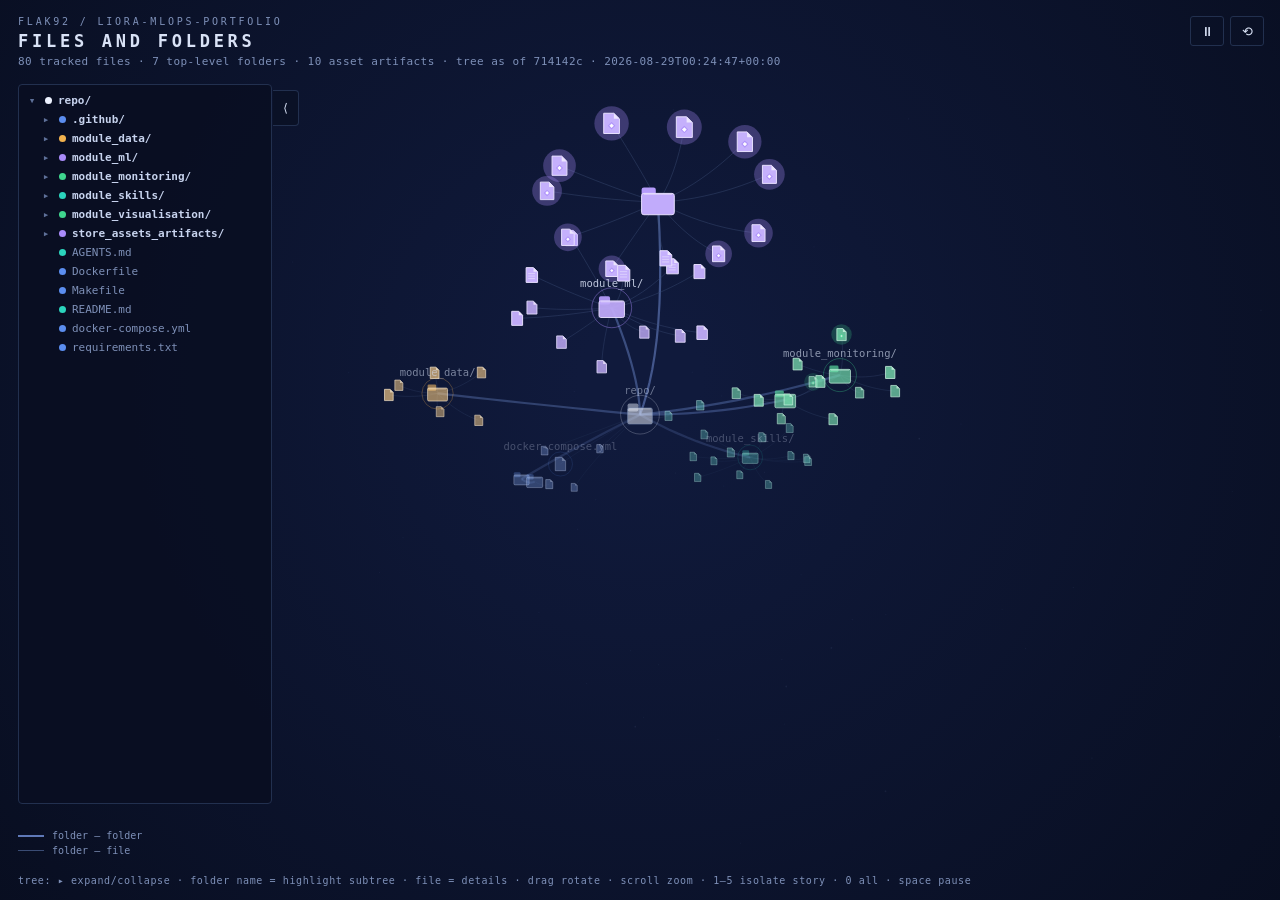
<file: module_monitoring/files_and_folders_visualisation.html>
<!DOCTYPE html>
<html lang="en">
<head>
<meta charset="utf-8">
<title>Files and Folders</title>
<style>
:root{
--bg-deep:#070C1C; --bg-glow:#101A3C;
--text:#D9E2F6; --dim:#7E90B8; --line:#22304F;
--s1:#5B8DEF; --s2:#2BD4BD; --s3:#F2B24E; --s4:#A98BFA; --s5:#3FD68F; --core:#EDF2FF;
--mono:ui-monospace,'SF Mono','Cascadia Code',Consolas,Menlo,monospace;
--body:system-ui,-apple-system,'Segoe UI',Roboto,sans-serif;
}
*{box-sizing:border-box; margin:0; padding:0;}
html,body{height:100%; overflow:hidden; background:var(--bg-deep);}
canvas#space{position:fixed; inset:0; display:block; cursor:grab;}
canvas#space.dragging{cursor:grabbing;}
.hud{position:fixed; top:16px; left:18px; pointer-events:none; font-family:var(--mono);}
.hud .eyebrow{font-size:10px; letter-spacing:.28em; color:var(--dim); text-transform:uppercase;}
.hud h1{font-size:17px; font-weight:700; letter-spacing:.22em; color:var(--text); text-transform:uppercase; margin-top:4px;}
.hud .sub{font-size:11px; color:var(--dim); margin-top:4px; letter-spacing:.04em;}
#treeWrap{position:fixed; top:84px; left:18px; bottom:96px; width:254px; z-index:5;
transition:transform .25s ease;}
#treeWrap.closed{transform:translateX(calc(-100% - 18px));}
nav#tree{position:absolute; inset:0; overflow-y:auto; background:rgba(9,15,34,.92);
border:1px solid var(--line); border-radius:4px; padding:6px 0;
font-family:var(--mono); font-size:11px;}
#treeTab{position:absolute; right:-27px; top:6px; width:26px; height:36px;
border:1px solid var(--line); border-left:none; border-radius:0 4px 4px 0;
background:rgba(10,17,38,.9); color:var(--text); font-family:var(--mono);
font-size:12px; cursor:pointer;}
#treeTab:hover{border-color:#31456F;}
.trow{display:flex; align-items:center; gap:6px; padding:3px 10px 3px 0; cursor:pointer;
color:var(--dim); white-space:nowrap;}
.trow:hover{color:var(--text); background:rgba(24,36,70,.6);}
.trow .chev{width:14px; text-align:center; flex:none; color:#5E7099; cursor:pointer;}
.trow .chev:hover{color:var(--text);}
.trow .dot{width:7px; height:7px; border-radius:50%; flex:none;}
.trow.tfolder{color:#C7D3EE; font-weight:600;}
.trow.active{color:#FFFFFF; background:rgba(31,45,86,.9);}
.trow.inset{color:var(--text); background:rgba(20,30,60,.55);}
.edgekey{position:fixed; left:18px; bottom:44px; font-family:var(--mono); font-size:10px;
color:var(--dim); display:flex; flex-direction:column; gap:4px; pointer-events:none;}
.edgekey span{display:flex; align-items:center; gap:8px;}
.edgekey i{width:26px; height:0; border-top:2px solid var(--dim); display:inline-block;}
.edgekey i.tt{border-top-width:2.5px; border-color:#5F79B8;}
.edgekey i.tf{border-top-width:1px; border-color:#3A4C74;}
.hint{position:fixed; left:18px; bottom:14px; font-family:var(--mono); font-size:10px;
letter-spacing:.06em; color:var(--dim); pointer-events:none;}
.controls{position:fixed; top:16px; right:16px; display:flex; gap:6px; font-family:var(--mono);}
.controls button{
width:34px; height:30px; border:1px solid var(--line); border-radius:3px;
background:rgba(10,17,38,.72); color:var(--text); font-size:13px; cursor:pointer;
}
.controls button:hover{border-color:#31456F;}
.controls button:focus-visible{outline:2px solid var(--text); outline-offset:2px;}
aside#panel{
position:fixed; top:56px; right:16px; width:296px; max-width:calc(100vw - 32px);
background:rgba(9,15,34,.94); border:1px solid var(--line); border-radius:4px;
padding:14px 16px 16px; font-family:var(--body); color:var(--text);
display:none; backdrop-filter:blur(4px);
}
aside#panel.open{display:block;}
aside#panel .path{font-family:var(--mono); font-size:12px; color:var(--text);
word-break:break-all; padding-right:22px;}
aside#panel .story{display:inline-flex; align-items:center; gap:6px; margin-top:8px;
font-family:var(--mono); font-size:10px; letter-spacing:.1em; text-transform:uppercase; color:var(--dim);}
aside#panel .story .dot{width:7px; height:7px; border-radius:50%;}
aside#panel .desc{font-size:12.5px; line-height:1.5; color:#B9C6E4; margin-top:10px;}
aside#panel button.close{position:absolute; top:8px; right:8px; width:22px; height:22px;
border:none; background:none; color:var(--dim); font-size:14px; cursor:pointer; font-family:var(--mono);}
aside#panel button.close:hover{color:var(--text);}
</style>
</head>
<body>
<canvas id="space"></canvas>
<header class="hud">
<div class="eyebrow" id="hudEyebrow"></div>
<h1 id="hudTitle"></h1>
<div class="sub" id="hudSub"></div>
</header>
<div id="treeWrap">
<nav id="tree" aria-label="File tree"></nav>
<button id="treeTab" title="File tree (slide in / out)">&#10216;</button>
</div>
<div class="edgekey">
<span><i class="tt"></i>folder &ndash; folder</span>
<span><i class="tf"></i>folder &ndash; file</span>
</div>
<div class="hint">tree: &#9656; expand/collapse &middot; folder name = highlight subtree &middot; file = details &middot; drag rotate &middot; scroll zoom &middot; 1&ndash;5 isolate story &middot; 0 all &middot; space pause</div>
<div class="controls">
<button id="btnPlay" title="Pause / resume rotation (space)">&#9208;</button>
<button id="btnReset" title="Reset view (0)">&#10226;</button>
</div>
<aside id="panel" aria-live="polite">
<button class="close" id="panelClose" title="Close">&#10005;</button>
<div class="path" id="pPath"></div>
<div class="story" id="pStory"></div>
<div class="desc" id="pDesc"></div>
</aside>
<script>
'use strict';
const CONFIG = {
ISLAND_RADIUS: 310,     // distance of story islands from the core
RING_Y_JITTER: 24,      // vertical offset alternation inside a ring
CAM_DIST: 1100,         // camera distance
FOV: 760,               // projection focal length
FIT_WIDTH: 1400,        // viewport width at which zoom = 1 fits the picture
ZOOM_MIN: 0.4,
ZOOM_MAX: 2.4,
AUTO_SPEED: 0.10,       // rad/s auto-rotation
START_ROT_Y: 3.491,     // scanned: best node separation at start
START_ROT_X: -0.40,
DIM_ALPHA: 0.10,        // opacity of out-of-focus elements
STAR_COUNT: 90,         // lighter background
MAX_DPR: 1.5            // pixel-ratio cap
};
/* VISUALISATION:STRUCTURE:BEGIN - written by module_visualisation/generate.py, do not edit by hand */
const META = {
 "config": {
  "FIT_WIDTH": 1400,
  "START_ROT_X": -0.4,
  "START_ROT_Y": 3.491
 },
 "documentTitle": "Files and Folders \u00b7 LIORA-MLOps-Portfolio",
 "eyebrow": "flak92 / LIORA-MLOps-Portfolio",
 "subtitle": "80 tracked files \u00b7 7 top-level folders \u00b7 10 asset artifacts \u00b7 tree as of 714142c \u00b7 2026-08-29T00:24:47+00:00",
 "title": "Files and Folders"
};
const ISLANDS = {
 "S1": {
  "color": "#5B8DEF",
  "name": "S1 \u00b7 Infrastructure & env"
 },
 "S2": {
  "color": "#2BD4BD",
  "name": "S2 \u00b7 Application & Skills"
 },
 "S3": {
  "color": "#F2B24E",
  "name": "S3 \u00b7 Data Ingest"
 },
 "S4": {
  "color": "#A98BFA",
  "name": "S4 \u00b7 Continuous Optimisation"
 },
 "S5": {
  "color": "#3FD68F",
  "name": "S5 \u00b7 Monitoring"
 },
 "core": {
  "color": "#EDF2FF",
  "name": "Repository root"
 }
};
const ISLAND_ORDER = [
 "S1",
 "S3",
 "S4",
 "S5",
 "S2"
];
const PLACE = {
 "AGENTS.md": {
  "da": 0.3,
  "r": 0.38,
  "y": -34
 },
 "README.md": {
  "da": -0.3,
  "r": 0.38,
  "y": -34
 },
 "store_assets_artifacts/": {
  "da": 0.14,
  "jit": 10,
  "r": 1.62,
  "y": 6
 }
};
const NODES = [
 {
  "desc": "The repository itself. Working path: AGENTS.md \u2192 module names \u2192 module_skills \u2192 code.",
  "id": "root",
  "island": "core",
  "path": "repo/",
  "role": "root",
  "type": "core"
 },
 {
  "desc": "The one workflow: a push regenerates the picture and commits it back.",
  "id": ".github/",
  "island": "S1",
  "path": ".github/",
  "role": "module",
  "type": "folder"
 },
 {
  "desc": "",
  "id": ".github/workflows/",
  "island": "S1",
  "path": ".github/workflows/",
  "role": "module",
  "type": "folder"
 },
 {
  "desc": "",
  "id": ".github/workflows/visualisation.yml",
  "island": "S1",
  "path": ".github/workflows/visualisation.yml",
  "role": "config",
  "type": "file"
 },
 {
  "desc": "Ingest module \u2014 venue downloads, Lean ZIPs, one canonical DuckDB.",
  "hub": true,
  "id": "module_data/",
  "island": "S3",
  "path": "module_data/",
  "role": "module",
  "type": "folder"
 },
 {
  "desc": "",
  "id": "module_data/config.py",
  "island": "S3",
  "path": "module_data/config.py",
  "role": "config",
  "type": "file"
 },
 {
  "desc": "",
  "id": "module_data/download_binance.py",
  "island": "S3",
  "path": "module_data/download_binance.py",
  "role": "code",
  "type": "file"
 },
 {
  "desc": "",
  "id": "module_data/download_bybit.py",
  "island": "S3",
  "path": "module_data/download_bybit.py",
  "role": "code",
  "type": "file"
 },
 {
  "desc": "Merges venue ZIPs into the one canonical DuckDB (primary-failover, full grid).",
  "id": "module_data/ingest.py",
  "island": "S3",
  "path": "module_data/ingest.py",
  "role": "code",
  "type": "file"
 },
 {
  "desc": "",
  "id": "module_data/lean.py",
  "island": "S3",
  "path": "module_data/lean.py",
  "role": "code",
  "type": "file"
 },
 {
  "desc": "",
  "id": "module_data/status.py",
  "island": "S3",
  "path": "module_data/status.py",
  "role": "code",
  "type": "file"
 },
 {
  "desc": "ML module \u2014 bars, features, triple-barrier labels, purged walk-forward XGBoost.",
  "hub": true,
  "id": "module_ml/",
  "island": "S4",
  "path": "module_ml/",
  "role": "module",
  "type": "folder"
 },
 {
  "desc": "",
  "id": "module_ml/bars.py",
  "island": "S4",
  "path": "module_ml/bars.py",
  "role": "code",
  "type": "file"
 },
 {
  "desc": "",
  "id": "module_ml/config.py",
  "island": "S4",
  "path": "module_ml/config.py",
  "role": "config",
  "type": "file"
 },
 {
  "desc": "",
  "id": "module_ml/dataset.py",
  "island": "S4",
  "path": "module_ml/dataset.py",
  "role": "code",
  "type": "file"
 },
 {
  "desc": "",
  "id": "module_ml/features.py",
  "island": "S4",
  "path": "module_ml/features.py",
  "role": "code",
  "type": "file"
 },
 {
  "desc": "",
  "id": "module_ml/hpo.py",
  "island": "S4",
  "path": "module_ml/hpo.py",
  "role": "code",
  "type": "file"
 },
 {
  "desc": "",
  "id": "module_ml/indicators.py",
  "island": "S4",
  "path": "module_ml/indicators.py",
  "role": "code",
  "type": "file"
 },
 {
  "desc": "",
  "id": "module_ml/labels.py",
  "island": "S4",
  "path": "module_ml/labels.py",
  "role": "code",
  "type": "file"
 },
 {
  "desc": "",
  "id": "module_ml/model.py",
  "island": "S4",
  "path": "module_ml/model.py",
  "role": "code",
  "type": "file"
 },
 {
  "desc": "",
  "id": "module_ml/status.py",
  "island": "S4",
  "path": "module_ml/status.py",
  "role": "code",
  "type": "file"
 },
 {
  "desc": "",
  "id": "module_ml/strategy.py",
  "island": "S4",
  "path": "module_ml/strategy.py",
  "role": "code",
  "type": "file"
 },
 {
  "desc": "Refits expanding folds with HPO-chosen parameters.",
  "id": "module_ml/train.py",
  "island": "S4",
  "path": "module_ml/train.py",
  "role": "code",
  "type": "file"
 },
 {
  "desc": "Purged walk-forward splits and the frozen final holdout \u2014 the gate of the whole system.",
  "id": "module_ml/validation.py",
  "island": "S4",
  "path": "module_ml/validation.py",
  "role": "gate",
  "type": "file"
 },
 {
  "desc": "Static dashboard \u2014 reads two JSON snapshots, no backend.",
  "hub": true,
  "id": "module_monitoring/",
  "island": "S5",
  "path": "module_monitoring/",
  "role": "module",
  "type": "folder"
 },
 {
  "desc": "",
  "id": "module_monitoring/asset.js",
  "island": "S5",
  "path": "module_monitoring/asset.js",
  "role": "code",
  "type": "file"
 },
 {
  "desc": "",
  "id": "module_monitoring/data.js",
  "island": "S5",
  "path": "module_monitoring/data.js",
  "role": "code",
  "type": "file"
 },
 {
  "desc": "",
  "id": "module_monitoring/data_status.json",
  "island": "S5",
  "path": "module_monitoring/data_status.json",
  "role": "artifact",
  "type": "file"
 },
 {
  "desc": "",
  "id": "module_monitoring/index.html",
  "island": "S5",
  "path": "module_monitoring/index.html",
  "role": "code",
  "type": "file"
 },
 {
  "desc": "",
  "id": "module_monitoring/ml.js",
  "island": "S5",
  "path": "module_monitoring/ml.js",
  "role": "code",
  "type": "file"
 },
 {
  "desc": "",
  "id": "module_monitoring/ml_status.json",
  "island": "S5",
  "path": "module_monitoring/ml_status.json",
  "role": "artifact",
  "type": "file"
 },
 {
  "desc": "",
  "id": "module_monitoring/style.css",
  "island": "S5",
  "path": "module_monitoring/style.css",
  "role": "code",
  "type": "file"
 },
 {
  "desc": "The contract's companions: the act, the register, the methodologies and the skills.",
  "hub": true,
  "id": "module_skills/",
  "island": "S2",
  "path": "module_skills/",
  "role": "module",
  "type": "folder"
 },
 {
  "desc": "",
  "id": "module_skills/act_naming_conventions.md",
  "island": "S2",
  "path": "module_skills/act_naming_conventions.md",
  "role": "doc",
  "type": "file"
 },
 {
  "desc": "",
  "id": "module_skills/check_conventions.py",
  "island": "S2",
  "path": "module_skills/check_conventions.py",
  "role": "code",
  "type": "file"
 },
 {
  "desc": "",
  "id": "module_skills/glossary.md",
  "island": "S2",
  "path": "module_skills/glossary.md",
  "role": "doc",
  "type": "file"
 },
 {
  "desc": "",
  "id": "module_skills/methodology_data.md",
  "island": "S2",
  "path": "module_skills/methodology_data.md",
  "role": "doc",
  "type": "file"
 },
 {
  "desc": "",
  "id": "module_skills/methodology_ml.md",
  "island": "S2",
  "path": "module_skills/methodology_ml.md",
  "role": "doc",
  "type": "file"
 },
 {
  "desc": "",
  "id": "module_skills/skill_agent_first_development.md",
  "island": "S2",
  "path": "module_skills/skill_agent_first_development.md",
  "role": "doc",
  "type": "file"
 },
 {
  "desc": "",
  "id": "module_skills/skill_asset_containers.md",
  "island": "S2",
  "path": "module_skills/skill_asset_containers.md",
  "role": "doc",
  "type": "file"
 },
 {
  "desc": "",
  "id": "module_skills/skill_computing_optimisation.md",
  "island": "S2",
  "path": "module_skills/skill_computing_optimisation.md",
  "role": "doc",
  "type": "file"
 },
 {
  "desc": "",
  "id": "module_skills/skill_dashboard_conventions.md",
  "island": "S2",
  "path": "module_skills/skill_dashboard_conventions.md",
  "role": "doc",
  "type": "file"
 },
 {
  "desc": "",
  "id": "module_skills/skill_determinism.md",
  "island": "S2",
  "path": "module_skills/skill_determinism.md",
  "role": "doc",
  "type": "file"
 },
 {
  "desc": "",
  "id": "module_skills/skill_self_explaining_naming.md",
  "island": "S2",
  "path": "module_skills/skill_self_explaining_naming.md",
  "role": "doc",
  "type": "file"
 },
 {
  "desc": "",
  "id": "module_skills/skill_sorting_files_naming_standard.md",
  "island": "S2",
  "path": "module_skills/skill_sorting_files_naming_standard.md",
  "role": "doc",
  "type": "file"
 },
 {
  "desc": "This picture: the tracked tree rendered into module_monitoring/files_and_folders_visualisation.html on every push.",
  "id": "module_visualisation/",
  "island": "S5",
  "path": "module_visualisation/",
  "role": "module",
  "type": "folder"
 },
 {
  "desc": "",
  "id": "module_visualisation/README.md",
  "island": "S5",
  "path": "module_visualisation/README.md",
  "role": "doc",
  "type": "file"
 },
 {
  "desc": "",
  "id": "module_visualisation/config.py",
  "island": "S5",
  "path": "module_visualisation/config.py",
  "role": "config",
  "type": "file"
 },
 {
  "desc": "",
  "id": "module_visualisation/files_and_folders_visualisation_template.html",
  "island": "S5",
  "path": "module_visualisation/files_and_folders_visualisation_template.html",
  "role": "code",
  "type": "file"
 },
 {
  "desc": "",
  "id": "module_visualisation/generate.py",
  "island": "S5",
  "path": "module_visualisation/generate.py",
  "role": "code",
  "type": "file"
 },
 {
  "desc": "The whole configuration surface \u2014 shape, colour, wording and placement, with no Python edit.",
  "id": "module_visualisation/visualisation_config.json",
  "island": "S5",
  "path": "module_visualisation/visualisation_config.json",
  "role": "config",
  "type": "file"
 },
 {
  "desc": "Versioned per-asset artifacts \u2014 the only objects the system produces.",
  "id": "store_assets_artifacts/",
  "island": "S4",
  "path": "store_assets_artifacts/",
  "role": "module",
  "type": "folder"
 },
 {
  "desc": "",
  "id": "store_assets_artifacts/ADA/",
  "island": "S4",
  "path": "store_assets_artifacts/ADA/",
  "role": "artifact",
  "type": "file"
 },
 {
  "desc": "",
  "id": "store_assets_artifacts/BNB/",
  "island": "S4",
  "path": "store_assets_artifacts/BNB/",
  "role": "artifact",
  "type": "file"
 },
 {
  "desc": "",
  "id": "store_assets_artifacts/BTC/",
  "island": "S4",
  "path": "store_assets_artifacts/BTC/",
  "role": "artifact",
  "type": "file"
 },
 {
  "desc": "",
  "id": "store_assets_artifacts/DOGE/",
  "island": "S4",
  "path": "store_assets_artifacts/DOGE/",
  "role": "artifact",
  "type": "file"
 },
 {
  "desc": "",
  "id": "store_assets_artifacts/ETH/",
  "island": "S4",
  "path": "store_assets_artifacts/ETH/",
  "role": "artifact",
  "type": "file"
 },
 {
  "desc": "",
  "id": "store_assets_artifacts/EXAMPLE_TICKER_README.md",
  "island": "S4",
  "path": "store_assets_artifacts/EXAMPLE_TICKER_README.md",
  "role": "doc",
  "type": "file"
 },
 {
  "desc": "",
  "id": "store_assets_artifacts/LINK/",
  "island": "S4",
  "path": "store_assets_artifacts/LINK/",
  "role": "artifact",
  "type": "file"
 },
 {
  "desc": "",
  "id": "store_assets_artifacts/SOL/",
  "island": "S4",
  "path": "store_assets_artifacts/SOL/",
  "role": "artifact",
  "type": "file"
 },
 {
  "desc": "",
  "id": "store_assets_artifacts/TRX/",
  "island": "S4",
  "path": "store_assets_artifacts/TRX/",
  "role": "artifact",
  "type": "file"
 },
 {
  "desc": "",
  "id": "store_assets_artifacts/XRP/",
  "island": "S4",
  "path": "store_assets_artifacts/XRP/",
  "role": "artifact",
  "type": "file"
 },
 {
  "desc": "",
  "id": "store_assets_artifacts/ZEC/",
  "island": "S4",
  "path": "store_assets_artifacts/ZEC/",
  "role": "artifact",
  "type": "file"
 },
 {
  "desc": "",
  "id": "AGENTS.md",
  "island": "S2",
  "path": "AGENTS.md",
  "role": "doc",
  "type": "file"
 },
 {
  "desc": "",
  "id": "Dockerfile",
  "island": "S1",
  "path": "Dockerfile",
  "role": "config",
  "type": "file"
 },
 {
  "desc": "Entrypoint of everything \u2014 per-asset fanout, JOBS measured from cores and RAM, OMP threads pinned to 1 for determinism.",
  "id": "Makefile",
  "island": "S1",
  "path": "Makefile",
  "role": "entrypoint",
  "type": "file"
 },
 {
  "desc": "",
  "id": "README.md",
  "island": "S2",
  "path": "README.md",
  "role": "doc",
  "type": "file"
 },
 {
  "desc": "Two services from one image: pipeline, and a loopback-only dashboard on :8900.",
  "hub": true,
  "id": "docker-compose.yml",
  "island": "S1",
  "path": "docker-compose.yml",
  "role": "config",
  "type": "file"
 },
 {
  "desc": "",
  "id": "requirements.txt",
  "island": "S1",
  "path": "requirements.txt",
  "role": "config",
  "type": "file"
 }
];
const EDGES = [
 {
  "from": "root",
  "thick": true,
  "to": ".github/",
  "type": "tree"
 },
 {
  "from": "root",
  "thick": true,
  "to": "module_data/",
  "type": "tree"
 },
 {
  "from": "root",
  "thick": true,
  "to": "module_ml/",
  "type": "tree"
 },
 {
  "from": "root",
  "thick": true,
  "to": "module_monitoring/",
  "type": "tree"
 },
 {
  "from": "root",
  "thick": true,
  "to": "module_skills/",
  "type": "tree"
 },
 {
  "from": "root",
  "thick": true,
  "to": "module_visualisation/",
  "type": "tree"
 },
 {
  "from": "root",
  "thick": true,
  "to": "store_assets_artifacts/",
  "type": "tree"
 },
 {
  "from": "root",
  "thick": false,
  "to": "AGENTS.md",
  "type": "tree"
 },
 {
  "from": "root",
  "thick": false,
  "to": "Dockerfile",
  "type": "tree"
 },
 {
  "from": "root",
  "thick": false,
  "to": "Makefile",
  "type": "tree"
 },
 {
  "from": "root",
  "thick": false,
  "to": "README.md",
  "type": "tree"
 },
 {
  "from": "root",
  "thick": false,
  "to": "docker-compose.yml",
  "type": "tree"
 },
 {
  "from": "root",
  "thick": false,
  "to": "requirements.txt",
  "type": "tree"
 },
 {
  "from": ".github/",
  "thick": true,
  "to": ".github/workflows/",
  "type": "tree"
 },
 {
  "from": ".github/workflows/",
  "thick": false,
  "to": ".github/workflows/visualisation.yml",
  "type": "tree"
 },
 {
  "from": "module_data/",
  "thick": false,
  "to": "module_data/config.py",
  "type": "tree"
 },
 {
  "from": "module_data/",
  "thick": false,
  "to": "module_data/download_binance.py",
  "type": "tree"
 },
 {
  "from": "module_data/",
  "thick": false,
  "to": "module_data/download_bybit.py",
  "type": "tree"
 },
 {
  "from": "module_data/",
  "thick": false,
  "to": "module_data/ingest.py",
  "type": "tree"
 },
 {
  "from": "module_data/",
  "thick": false,
  "to": "module_data/lean.py",
  "type": "tree"
 },
 {
  "from": "module_data/",
  "thick": false,
  "to": "module_data/status.py",
  "type": "tree"
 },
 {
  "from": "module_ml/",
  "thick": false,
  "to": "module_ml/bars.py",
  "type": "tree"
 },
 {
  "from": "module_ml/",
  "thick": false,
  "to": "module_ml/config.py",
  "type": "tree"
 },
 {
  "from": "module_ml/",
  "thick": false,
  "to": "module_ml/dataset.py",
  "type": "tree"
 },
 {
  "from": "module_ml/",
  "thick": false,
  "to": "module_ml/features.py",
  "type": "tree"
 },
 {
  "from": "module_ml/",
  "thick": false,
  "to": "module_ml/hpo.py",
  "type": "tree"
 },
 {
  "from": "module_ml/",
  "thick": false,
  "to": "module_ml/indicators.py",
  "type": "tree"
 },
 {
  "from": "module_ml/",
  "thick": false,
  "to": "module_ml/labels.py",
  "type": "tree"
 },
 {
  "from": "module_ml/",
  "thick": false,
  "to": "module_ml/model.py",
  "type": "tree"
 },
 {
  "from": "module_ml/",
  "thick": false,
  "to": "module_ml/status.py",
  "type": "tree"
 },
 {
  "from": "module_ml/",
  "thick": false,
  "to": "module_ml/strategy.py",
  "type": "tree"
 },
 {
  "from": "module_ml/",
  "thick": false,
  "to": "module_ml/train.py",
  "type": "tree"
 },
 {
  "from": "module_ml/",
  "thick": false,
  "to": "module_ml/validation.py",
  "type": "tree"
 },
 {
  "from": "module_monitoring/",
  "thick": false,
  "to": "module_monitoring/asset.js",
  "type": "tree"
 },
 {
  "from": "module_monitoring/",
  "thick": false,
  "to": "module_monitoring/data.js",
  "type": "tree"
 },
 {
  "from": "module_monitoring/",
  "thick": false,
  "to": "module_monitoring/data_status.json",
  "type": "tree"
 },
 {
  "from": "module_monitoring/",
  "thick": false,
  "to": "module_monitoring/index.html",
  "type": "tree"
 },
 {
  "from": "module_monitoring/",
  "thick": false,
  "to": "module_monitoring/ml.js",
  "type": "tree"
 },
 {
  "from": "module_monitoring/",
  "thick": false,
  "to": "module_monitoring/ml_status.json",
  "type": "tree"
 },
 {
  "from": "module_monitoring/",
  "thick": false,
  "to": "module_monitoring/style.css",
  "type": "tree"
 },
 {
  "from": "module_skills/",
  "thick": false,
  "to": "module_skills/act_naming_conventions.md",
  "type": "tree"
 },
 {
  "from": "module_skills/",
  "thick": false,
  "to": "module_skills/check_conventions.py",
  "type": "tree"
 },
 {
  "from": "module_skills/",
  "thick": false,
  "to": "module_skills/glossary.md",
  "type": "tree"
 },
 {
  "from": "module_skills/",
  "thick": false,
  "to": "module_skills/methodology_data.md",
  "type": "tree"
 },
 {
  "from": "module_skills/",
  "thick": false,
  "to": "module_skills/methodology_ml.md",
  "type": "tree"
 },
 {
  "from": "module_skills/",
  "thick": false,
  "to": "module_skills/skill_agent_first_development.md",
  "type": "tree"
 },
 {
  "from": "module_skills/",
  "thick": false,
  "to": "module_skills/skill_asset_containers.md",
  "type": "tree"
 },
 {
  "from": "module_skills/",
  "thick": false,
  "to": "module_skills/skill_computing_optimisation.md",
  "type": "tree"
 },
 {
  "from": "module_skills/",
  "thick": false,
  "to": "module_skills/skill_dashboard_conventions.md",
  "type": "tree"
 },
 {
  "from": "module_skills/",
  "thick": false,
  "to": "module_skills/skill_determinism.md",
  "type": "tree"
 },
 {
  "from": "module_skills/",
  "thick": false,
  "to": "module_skills/skill_self_explaining_naming.md",
  "type": "tree"
 },
 {
  "from": "module_skills/",
  "thick": false,
  "to": "module_skills/skill_sorting_files_naming_standard.md",
  "type": "tree"
 },
 {
  "from": "module_visualisation/",
  "thick": false,
  "to": "module_visualisation/README.md",
  "type": "tree"
 },
 {
  "from": "module_visualisation/",
  "thick": false,
  "to": "module_visualisation/config.py",
  "type": "tree"
 },
 {
  "from": "module_visualisation/",
  "thick": false,
  "to": "module_visualisation/files_and_folders_visualisation_template.html",
  "type": "tree"
 },
 {
  "from": "module_visualisation/",
  "thick": false,
  "to": "module_visualisation/generate.py",
  "type": "tree"
 },
 {
  "from": "module_visualisation/",
  "thick": false,
  "to": "module_visualisation/visualisation_config.json",
  "type": "tree"
 },
 {
  "from": "store_assets_artifacts/",
  "thick": false,
  "to": "store_assets_artifacts/ADA/",
  "type": "tree"
 },
 {
  "from": "store_assets_artifacts/",
  "thick": false,
  "to": "store_assets_artifacts/BNB/",
  "type": "tree"
 },
 {
  "from": "store_assets_artifacts/",
  "thick": false,
  "to": "store_assets_artifacts/BTC/",
  "type": "tree"
 },
 {
  "from": "store_assets_artifacts/",
  "thick": false,
  "to": "store_assets_artifacts/DOGE/",
  "type": "tree"
 },
 {
  "from": "store_assets_artifacts/",
  "thick": false,
  "to": "store_assets_artifacts/ETH/",
  "type": "tree"
 },
 {
  "from": "store_assets_artifacts/",
  "thick": false,
  "to": "store_assets_artifacts/EXAMPLE_TICKER_README.md",
  "type": "tree"
 },
 {
  "from": "store_assets_artifacts/",
  "thick": false,
  "to": "store_assets_artifacts/LINK/",
  "type": "tree"
 },
 {
  "from": "store_assets_artifacts/",
  "thick": false,
  "to": "store_assets_artifacts/SOL/",
  "type": "tree"
 },
 {
  "from": "store_assets_artifacts/",
  "thick": false,
  "to": "store_assets_artifacts/TRX/",
  "type": "tree"
 },
 {
  "from": "store_assets_artifacts/",
  "thick": false,
  "to": "store_assets_artifacts/XRP/",
  "type": "tree"
 },
 {
  "from": "store_assets_artifacts/",
  "thick": false,
  "to": "store_assets_artifacts/ZEC/",
  "type": "tree"
 }
];
/* VISUALISATION:STRUCTURE:END */
Object.assign(CONFIG, META.config);
document.title = META.documentTitle;
document.getElementById('hudEyebrow').textContent = META.eyebrow;
document.getElementById('hudTitle').textContent = META.title;
document.getElementById('hudSub').textContent = META.subtitle;
const nodeById = {};
NODES.forEach(function(n){ nodeById[n.id] = n; });
const PARENT_OF = {};
EDGES.forEach(function(e){ if (e.type === 'tree') PARENT_OF[e.to] = e.from; });
function childrenOf(id){
return EDGES.filter(function(e){ return e.type === 'tree' && e.from === id; })
.map(function(e){ return nodeById[e.to]; });
}
function ringAround(c, members, radius, startAngle, yJitter){
members.forEach(function(m, j){
var phi = startAngle + (j + 0.5) * (2*Math.PI / members.length);
m.p = {
x: c.x + radius * Math.cos(phi),
y: c.y + [1, 0, -1][j % 3] * yJitter,   // 3-phase jitter breaks view-ray alignment
z: c.z + radius * Math.sin(phi)
};
});
}
function pathDepth(n){ return (n.path.match(/\//g) || []).length; }
function layout(){
nodeById['root'].p = { x:0, y:8, z:0 };
ISLAND_ORDER.forEach(function(key, i){
// the island count comes from the data, so a story added in JSON needs no code change
var theta = -Math.PI/2 + i * (2*Math.PI/ISLAND_ORDER.length);
var members = NODES.filter(function(n){ return n.island === key; });
var hub = members.find(function(n){ return n.hub; });
hub.p = {
x: CONFIG.ISLAND_RADIUS * Math.cos(theta),
y: 0,
z: CONFIG.ISLAND_RADIUS * Math.sin(theta)
};
members.forEach(function(n){
var pl = PLACE[n.id];
if (pl){
var a = theta + pl.da, r = CONFIG.ISLAND_RADIUS * pl.r;
n.p = { x: r*Math.cos(a), y: pl.y, z: r*Math.sin(a) };
}
});
// a member whose tree parent lives on another island can never be reached by a folder ring,
// so it takes its slot first. Folders are then walked shallowest first, which is what
// guarantees a parent already holds a position before its children are ringed around it —
// the ordering the hand-built picture got away with only because every non-hub folder
// happened to carry an explicit placement.
var loose = members.filter(function(n){
var parent = nodeById[PARENT_OF[n.id]];
return !n.hub && !n.p && (!parent || parent.island !== key);
});
if (loose.length){
ringAround(hub.p, loose, 80, theta, CONFIG.RING_Y_JITTER);
}
members.filter(function(n){ return n.type === 'folder'; })
.sort(function(a, b){ return pathDepth(a) - pathDepth(b); })
.forEach(function(f){
if (!f.p) return;
var kids = childrenOf(f.id);
if (!kids.length) return;
var rr = Math.max(72, 30 + kids.length * 6.5);
var pl = PLACE[f.id];
var jit = (pl && pl.jit != null) ? pl.jit : CONFIG.RING_Y_JITTER;
ringAround(f.p, kids, rr, theta, jit);
});
var leftover = members.filter(function(n){ return !n.p; });
if (leftover.length){
ringAround(hub.p, leftover, 110, theta, CONFIG.RING_Y_JITTER);
}
});
}
layout();
function sampleEdge(e){
var a = nodeById[e.from].p, b = nodeById[e.to].p;
var dx = b.x-a.x, dy = b.y-a.y, dz = b.z-a.z;
var len = Math.sqrt(dx*dx + dy*dy + dz*dz) || 1;
var bend = 0.05, lift = 8;
var px = -dz/len, pz = dx/len;                    // perpendicular in XZ
var m = { x:(a.x+b.x)/2 + px*len*bend, y:(a.y+b.y)/2 + lift, z:(a.z+b.z)/2 + pz*len*bend };
var N = 12;
var pts = [];
for (var i=0; i<=N; i++){
var t = i/N, u = 1-t;
pts.push({
x: u*u*a.x + 2*u*t*m.x + t*t*b.x,
y: u*u*a.y + 2*u*t*m.y + t*t*b.y,
z: u*u*a.z + 2*u*t*m.z + t*t*b.z
});
}
e.pts = pts;
}
EDGES.forEach(sampleEdge);
var STARS = [];
(function(){
var seed = 42;
function rnd(){ seed = (seed*1103515245 + 12345) % 2147483648; return seed/2147483648; }
for (var i=0; i<CONFIG.STAR_COUNT; i++){
var u = rnd()*2-1, ang = rnd()*Math.PI*2;
var r = 950 + rnd()*550, s = Math.sqrt(1-u*u);
STARS.push({ x:r*s*Math.cos(ang), y:r*u*0.6, z:r*s*Math.sin(ang), m:0.35+rnd()*0.6 });
}
})();
var canvas = document.getElementById('space');
var ctx = canvas.getContext('2d');
var W = 0, H = 0, DPR = 1;
var rotY = CONFIG.START_ROT_Y, rotX = CONFIG.START_ROT_X, zoom = 1;
var playing = true, timeMs = 0;
var activeIsland = null, selectedId = null, hoverId = null;
var subtreeId = null, subtreeSet = null;
var userZoomed = false;
var bgGrad = null;   /* the one and only declaration — resize() fills it before first draw */
function makeBgGrad(){
var g = ctx.createRadialGradient(W/2, H*0.42, 60, W/2, H*0.42, Math.max(W, H)*0.75);
g.addColorStop(0, '#101A3C');
g.addColorStop(1, '#070C1C');
return g;
}
function fitZoom(){
return Math.max(CONFIG.ZOOM_MIN, Math.min(1, W / CONFIG.FIT_WIDTH));
}
function resize(){
DPR = Math.min(window.devicePixelRatio || 1, CONFIG.MAX_DPR);
W = window.innerWidth; H = window.innerHeight;
canvas.width = W * DPR; canvas.height = H * DPR;
ctx.setTransform(DPR, 0, 0, DPR, 0, 0);
bgGrad = makeBgGrad();
if (!userZoomed){ zoom = fitZoom(); }
invalidate();
}
window.addEventListener('resize', resize);
resize();
function projectInto(p, o){
var cy = Math.cos(rotY), sy = Math.sin(rotY);
var cx = Math.cos(rotX), sx = Math.sin(rotX);
var x1 = p.x*cy - p.z*sy;
var z1 = p.x*sy + p.z*cy;
var y2 = p.y*cx - z1*sx;
var z2 = p.y*sx + z1*cx;
var d = z2 + CONFIG.CAM_DIST;
if (d < 80) d = 80;
var s = (CONFIG.FOV * zoom) / d;
o.x = W/2 + x1*s;
o.y = H/2 - 40 + y2*s;
o.s = s;
o.d = d;
return o;
}
function project(p){
return projectInto(p, { x:0, y:0, s:0, d:0 });
}
function fog(d){
var a = 1 - (d - (CONFIG.CAM_DIST - 330)) / 660;
return Math.max(0.30, Math.min(1, a));
}
function neighbourSet(id){
var set = {}; set[id] = true;
EDGES.forEach(function(e){
if (e.from === id) set[e.to] = true;
if (e.to === id) set[e.from] = true;
});
return set;
}
function nodeAlpha(n){
if (selectedId){ return neighbourSet(selectedId)[n.id] ? 1 : CONFIG.DIM_ALPHA; }
if (hoverId){ return neighbourSet(hoverId)[n.id] ? 1 : CONFIG.DIM_ALPHA; }
if (subtreeSet){ return subtreeSet[n.id] ? 1 : CONFIG.DIM_ALPHA; }
if (activeIsland){ return (n.island === activeIsland || n.island === 'core') ? 1 : CONFIG.DIM_ALPHA; }
return 1;
}
function edgeAlpha(e){
var a = nodeAlpha(nodeById[e.from]), b = nodeAlpha(nodeById[e.to]);
var focusId = selectedId || hoverId;
if (focusId && e.from !== focusId && e.to !== focusId) return CONFIG.DIM_ALPHA * 0.7;
return Math.min(a, b);
}
var TAU = Math.PI * 2;
function hexToRgb(hex){
var v = parseInt(hex.slice(1), 16);
return [(v>>16)&255, (v>>8)&255, v&255];
}
function tintStr(hex, t){
var c = hexToRgb(hex);
var r = Math.round(c[0] + (255-c[0])*t);
var g = Math.round(c[1] + (255-c[1])*t);
var b = Math.round(c[2] + (255-c[2])*t);
return 'rgb(' + r + ',' + g + ',' + b + ')';
}
var PAL = {};
Object.keys(ISLANDS).forEach(function(k){
var col = ISLANDS[k].color;
PAL[k] = {
line:       col,
folderBody: tintStr(col, 0.28),
folderTab:  tintStr(col, 0.14),
topline:    tintStr(col, 0.75),
fileBody:   tintStr(col, 0.32),
fileFold:   tintStr(col, 0.78),
stroke:     tintStr(col, 0.72),
lines:      tintStr(col, 0.85)
};
});
var STAR_SCR = { x:0, y:0, s:0, d:0 };
function drawBackground(){
if (!bgGrad){ bgGrad = makeBgGrad(); }
ctx.globalAlpha = 1;
ctx.fillStyle = bgGrad;
ctx.fillRect(0, 0, W, H);
ctx.fillStyle = '#9FB6E8';
for (var i=0; i<STARS.length; i++){
var st = STARS[i];
projectInto(st, STAR_SCR);
if (STAR_SCR.d < 100) continue;
ctx.globalAlpha = 0.16 * st.m * fog(STAR_SCR.d) + 0.04;
ctx.fillRect(STAR_SCR.x, STAR_SCR.y, st.m > 0.8 ? 1.6 : 1, st.m > 0.8 ? 1.6 : 1);
}
}
function strokeEdge(e){
var alpha = edgeAlpha(e);
var pts = e.scr;
var midFog = fog(pts[pts.length >> 1].d);
ctx.beginPath();
ctx.moveTo(pts[0].x, pts[0].y);
for (var i=1; i<pts.length; i++) ctx.lineTo(pts[i].x, pts[i].y);
if (e.thick){          /* folder – folder */
ctx.strokeStyle = '#5F79B8';
ctx.globalAlpha = 0.75 * alpha * midFog;
ctx.lineWidth = 2.2;
} else {               /* folder – file */
ctx.strokeStyle = '#3A4C74';
ctx.globalAlpha = 0.45 * alpha * midFog;
ctx.lineWidth = 1;
}
ctx.stroke();
}
function pathRoundRect(x, y, w, h, r){
ctx.beginPath();
ctx.moveTo(x + r, y);
ctx.lineTo(x + w - r, y);
ctx.quadraticCurveTo(x + w, y, x + w, y + r);
ctx.lineTo(x + w, y + h - r);
ctx.quadraticCurveTo(x + w, y + h, x + w - r, y + h);
ctx.lineTo(x + r, y + h);
ctx.quadraticCurveTo(x, y + h, x, y + h - r);
ctx.lineTo(x, y + r);
ctx.quadraticCurveTo(x, y, x + r, y);
ctx.closePath();
}
function drawFolderIcon(pr, P, alpha, u, isCore){
var bw = 2.3*u, bh = 1.5*u, tw = 1.0*u, th = 0.42*u;
var rad = Math.max(1.2, 0.16*u);
var x0 = pr.x - bw/2, y0 = pr.y - bh/2 + th*0.3;
ctx.globalAlpha = alpha;
pathRoundRect(x0, y0 - th, tw, th + rad*2, rad);
ctx.fillStyle = isCore ? '#DDE5F6' : P.folderTab;
ctx.fill();
pathRoundRect(x0, y0, bw, bh, rad);
ctx.fillStyle = isCore ? '#EEF2FB' : P.folderBody;
ctx.fill();
ctx.strokeStyle = isCore ? '#7E90B8' : P.stroke;
ctx.lineWidth = 1;
ctx.stroke();
ctx.globalAlpha = alpha * 0.6;
ctx.beginPath();
ctx.moveTo(x0 + rad, y0 + 1);
ctx.lineTo(x0 + bw - rad, y0 + 1);
ctx.strokeStyle = P.topline;
ctx.stroke();
}
function drawFileIcon(pr, P, alpha, u, isArtifact){
var fw = 1.55*u, fh = 2.0*u, fold = 0.55*u;
var x0 = pr.x - fw/2, y0 = pr.y - fh/2;
if (isArtifact){
ctx.globalAlpha = alpha * 0.30;   /* cheap halo instead of shadowBlur */
ctx.fillStyle = P.line;
ctx.beginPath();
ctx.arc(pr.x, pr.y, 1.7*u, 0, TAU);
ctx.fill();
}
ctx.globalAlpha = alpha;
ctx.beginPath();
ctx.moveTo(x0, y0);
ctx.lineTo(x0 + fw - fold, y0);
ctx.lineTo(x0 + fw, y0 + fold);
ctx.lineTo(x0 + fw, y0 + fh);
ctx.lineTo(x0, y0 + fh);
ctx.closePath();
ctx.fillStyle = P.fileBody;
ctx.fill();
ctx.strokeStyle = P.stroke;
ctx.lineWidth = 1;
ctx.stroke();
ctx.beginPath();
ctx.moveTo(x0 + fw - fold, y0);
ctx.lineTo(x0 + fw - fold, y0 + fold);
ctx.lineTo(x0 + fw, y0 + fold);
ctx.closePath();
ctx.fillStyle = P.fileFold;
ctx.fill();
if (isArtifact){
var s = 0.42*u;
ctx.save();
ctx.translate(pr.x, y0 + fh*0.62);
ctx.rotate(Math.PI/4);
ctx.globalAlpha = alpha * 0.92;
ctx.fillStyle = '#FFFFFF';
ctx.fillRect(-s/2, -s/2, s, s);
ctx.strokeStyle = P.line;
ctx.strokeRect(-s/2, -s/2, s, s);
ctx.restore();
} else if (fw > 11){
ctx.globalAlpha = alpha * 0.5;
ctx.strokeStyle = P.lines;
ctx.lineWidth = 1;
for (var i = 0; i < 3; i++){
var ly = y0 + fh*0.40 + i*fh*0.17;
ctx.beginPath();
ctx.moveTo(x0 + fw*0.18, ly);
ctx.lineTo(x0 + fw*0.78, ly);
ctx.stroke();
}
}
}
function drawNode(n, pr){
var P = PAL[n.island];
var alpha = nodeAlpha(n) * fog(pr.d);
var base = (n.type === 'core') ? 17 : (n.type === 'folder') ? 13 : (n.hub ? 13 : 8);
var u = base * pr.s;
if (n.type === 'folder' || n.type === 'core'){
drawFolderIcon(pr, P, alpha, u, n.type === 'core');
} else {
drawFileIcon(pr, P, alpha, u, n.role === 'artifact');
}
if (n.type === 'core' || n.hub){
ctx.globalAlpha = 0.45 * alpha;
ctx.beginPath();
ctx.strokeStyle = P.line;
ctx.lineWidth = 1;
ctx.arc(pr.x, pr.y, 1.8*u, 0, TAU);
ctx.stroke();
}
if (n.id === selectedId){
ctx.globalAlpha = 0.55 + 0.30*Math.sin(timeMs/300);
ctx.beginPath();
ctx.strokeStyle = '#FFFFFF';
ctx.lineWidth = 1.4;
ctx.arc(pr.x, pr.y, 2.1*u, 0, TAU);
ctx.stroke();
}
}
function labelVisible(n){
if (n.hub || n.type === 'core') return true;
if (subtreeSet && subtreeSet[n.id]) return true;
if (selectedId && neighbourSet(selectedId)[n.id]) return true;
if (hoverId && neighbourSet(hoverId)[n.id]) return true;
if (activeIsland && n.island === activeIsland) return true;
return false;
}
function drawLabel(n, pr){
if (!labelVisible(n)) return;
var alpha = nodeAlpha(n) * fog(pr.d);
if (alpha < 0.2 || pr.s < 0.45) return;
var name = n.path.replace(/\/$/, '').split('/').pop() + (n.type !== 'file' ? '/' : '');
if (n.type === 'core') name = 'repo/';
ctx.globalAlpha = 0.92 * alpha;
var base = (n.type === 'core') ? 17 : (n.hub || n.type === 'folder') ? 13 : 8;
var lift = ((n.type === 'folder' || n.type === 'core') ? 1.25 : 1.05) * base * pr.s;
ctx.fillText(name, pr.x, pr.y - lift - 7);
}
var prefersReducedMotion = window.matchMedia &&
window.matchMedia('(prefers-reduced-motion: reduce)').matches;
var projCache = {};
var rafId = null, needsFrame = true, lastDraw = 0;
function draw(){
drawBackground();
var i, e, n, j;
for (i=0; i<EDGES.length; i++){
e = EDGES[i];
if (!e.scr){
e.scr = [];
for (j=0; j<e.pts.length; j++) e.scr.push({ x:0, y:0, s:0, d:0 });
}
for (j=0; j<e.pts.length; j++) projectInto(e.pts[j], e.scr[j]);
}
var edgeOrder = EDGES.slice().sort(function(a, b){
return b.scr[b.scr.length >> 1].d - a.scr[a.scr.length >> 1].d;
});
for (i=0; i<edgeOrder.length; i++) strokeEdge(edgeOrder[i]);
for (i=0; i<NODES.length; i++){
n = NODES[i];
if (!n.scr) n.scr = { x:0, y:0, s:0, d:0 };
projCache[n.id] = projectInto(n.p, n.scr);
}
var order = NODES.slice().sort(function(a, b){
return projCache[b.id].d - projCache[a.id].d;
});
for (i=0; i<order.length; i++) drawNode(order[i], projCache[order[i].id]);
ctx.font = '10.5px ui-monospace, Consolas, monospace';
ctx.textAlign = 'center';
ctx.fillStyle = '#D9E2F6';
for (i=0; i<order.length; i++) drawLabel(order[i], projCache[order[i].id]);
ctx.globalAlpha = 1;
}
function tick(now){
rafId = null;
var animating = playing && !prefersReducedMotion;
var dt = lastDraw ? Math.min(now - lastDraw, 100) : 16;
if (animating && !dragState.down){ rotY += CONFIG.AUTO_SPEED * dt / 1000; }
timeMs = now;
draw();               /* every vsync frame while animating — even pacing, no judder */
lastDraw = now;
needsFrame = false;
if (animating || needsFrame){ scheduleFrame(); }
}
function scheduleFrame(){
if (rafId == null){ rafId = requestAnimationFrame(tick); }
}
function invalidate(){
needsFrame = true;
scheduleFrame();
}
scheduleFrame();
var dragState = { down:false, moved:false, x:0, y:0, id:null };
var pointers = {};
function hitTest(mx, my){
var best = null, bestDist = 1e9;
NODES.forEach(function(n){
var pr = projCache[n.id] || project(n.p);
var base = (n.type === 'core') ? 17 : (n.hub || n.type === 'folder') ? 13 : 8;
var r = Math.max(1.3 * base * pr.s + 8, 15);
var dx = mx - pr.x, dy = my - pr.y;
var d2 = dx*dx + dy*dy;
if (d2 < r*r && d2 < bestDist){ best = n; bestDist = d2; }
});
return best;
}
canvas.addEventListener('pointerdown', function(ev){
canvas.setPointerCapture(ev.pointerId);
pointers[ev.pointerId] = { x:ev.clientX, y:ev.clientY };
dragState.down = true; dragState.moved = false;
dragState.x = ev.clientX; dragState.y = ev.clientY;
canvas.classList.add('dragging');
});
canvas.addEventListener('pointermove', function(ev){
if (pointers[ev.pointerId]){
pointers[ev.pointerId].x = ev.clientX;
pointers[ev.pointerId].y = ev.clientY;
}
if (dragState.down){
var dx = ev.clientX - dragState.x, dy = ev.clientY - dragState.y;
if (Math.abs(dx) + Math.abs(dy) > 4) dragState.moved = true;
rotY += dx * 0.005;
rotX = Math.max(-1.2, Math.min(1.2, rotX + dy * 0.005));
dragState.x = ev.clientX; dragState.y = ev.clientY;
invalidate();
} else if (ev.pointerType === 'mouse'){
var h = hitTest(ev.clientX, ev.clientY);
var hid = h ? h.id : null;
if (hid !== hoverId){
hoverId = hid;
invalidate();
}
canvas.style.cursor = h ? 'pointer' : 'grab';
}
});
function endPointer(ev){
delete pointers[ev.pointerId];
if (Object.keys(pointers).length === 0){
canvas.classList.remove('dragging');
if (dragState.down && !dragState.moved){
var h = hitTest(ev.clientX, ev.clientY);
if (h){ select(h.id); } else { select(null); }
}
dragState.down = false;
}
}
canvas.addEventListener('pointerup', endPointer);
canvas.addEventListener('pointercancel', endPointer);
canvas.addEventListener('wheel', function(ev){
ev.preventDefault();
userZoomed = true;
zoom = Math.max(CONFIG.ZOOM_MIN, Math.min(CONFIG.ZOOM_MAX, zoom * (1 - ev.deltaY * 0.0012)));
invalidate();
}, { passive:false });
var panel = document.getElementById('panel');
function select(id){
selectedId = id;
invalidate();
if (!id){ panel.classList.remove('open'); return; }
var n = nodeById[id];
var isl = ISLANDS[n.island];
document.getElementById('pPath').textContent = n.path;
var st = document.getElementById('pStory');
st.innerHTML = '';
var dot = document.createElement('span');
dot.className = 'dot'; dot.style.background = isl.color;
st.appendChild(dot);
st.appendChild(document.createTextNode(isl.name + ' · ' + n.role));
document.getElementById('pDesc').textContent = n.desc;
panel.classList.add('open');
}
document.getElementById('panelClose').addEventListener('click', function(){ select(null); });
var treeWrap = document.getElementById('treeWrap');
var treeEl = document.getElementById('tree');
var treeTab = document.getElementById('treeTab');
var TREE_CHILDREN = {};
var TREE_PARENT = {};
EDGES.forEach(function(e){
if (e.type !== 'tree') return;
if (!TREE_CHILDREN[e.from]) TREE_CHILDREN[e.from] = [];
TREE_CHILDREN[e.from].push(e.to);
TREE_PARENT[e.to] = e.from;
});
var expanded = { root: true };   /* IDE default: root open, subfolders closed */
var TREE_ROWS = [];
function descendantSet(id){
var set = {};
var stack = [id];
while (stack.length){
var cur = stack.pop();
if (set[cur]) continue;
set[cur] = true;
(TREE_CHILDREN[cur] || []).forEach(function(c){ stack.push(c); });
}
return set;
}
function isRowVisible(id){
var p = TREE_PARENT[id];
while (p !== undefined){
if (!expanded[p]) return false;
p = TREE_PARENT[p];
}
return true;
}
function refreshTree(){
TREE_ROWS.forEach(function(row){
var id = row.dataset.id;
row.style.display = isRowVisible(id) ? 'flex' : 'none';
row.classList.toggle('active', subtreeId !== null && id === subtreeId);
row.classList.toggle('inset',
!!(subtreeSet && subtreeSet[id] && id !== subtreeId));
if (row.chevEl && row.hasKids){
row.chevEl.textContent = expanded[id] ? '▾' : '▸';
}
});
}
function clearSubtree(){
subtreeId = null; subtreeSet = null;
refreshTree();
invalidate();
}
function expandBranch(id){
Object.keys(descendantSet(id)).forEach(function(k){
if (TREE_CHILDREN[k]) expanded[k] = true;
});
}
function setSubtree(id){
if (subtreeId === id){ clearSubtree(); return; }
subtreeId = id;
subtreeSet = descendantSet(id);
activeIsland = null;
select(null);
expandBranch(id);   /* highlighting a folder opens its branch, IDE-style */
refreshTree();
invalidate();
}
function buildTree(){
function addRow(id, depth){
var nd = nodeById[id];
var hasKids = !!TREE_CHILDREN[id];
var row = document.createElement('div');
row.className = 'trow ' + ((nd.type === 'file') ? 'tfile' : 'tfolder');
row.dataset.id = id;
row.style.paddingLeft = (6 + depth*14) + 'px';
var chev = document.createElement('span');
chev.className = 'chev';
chev.textContent = hasKids ? '▸' : ' ';
if (hasKids){
chev.addEventListener('click', function(ev){
ev.stopPropagation();
expanded[id] = !expanded[id];
refreshTree();
});
}
row.appendChild(chev);
row.chevEl = chev;
row.hasKids = hasKids;
var dot = document.createElement('span');
dot.className = 'dot';
dot.style.background = ISLANDS[nd.island].color;
row.appendChild(dot);
var name = nd.path.replace(/\/$/, '').split('/').pop() + (nd.type !== 'file' ? '/' : '');
if (nd.type === 'core') name = 'repo/';
row.appendChild(document.createTextNode(name));
row.addEventListener('click', function(){
if (nd.type === 'file'){ select(id); } else { setSubtree(id); }
});
treeEl.appendChild(row);
TREE_ROWS.push(row);
// code-point order, not localeCompare: the sidebar has to agree with the order the
// generator emitted, and localeCompare answers differently per locale
var kids = (TREE_CHILDREN[id] || []).slice().sort(function(a, b){
var na = nodeById[a], nb = nodeById[b];
var fa = (na.type === 'file') ? 1 : 0, fb = (nb.type === 'file') ? 1 : 0;
if (fa !== fb) return fa - fb;
return na.path < nb.path ? -1 : na.path > nb.path ? 1 : 0;
});
kids.forEach(function(c){ addRow(c, depth + 1); });
}
addRow('root', 0);
refreshTree();
}
buildTree();
function setTreeOpen(open){
treeWrap.classList.toggle('closed', !open);
treeTab.textContent = open ? '⟨' : '⟩';
}
treeTab.addEventListener('click', function(){
setTreeOpen(treeWrap.classList.contains('closed'));
});
setTreeOpen(true);
function setIsland(key){
activeIsland = (activeIsland === key) ? null : key;
clearSubtree();
selectedId = null;
panel.classList.remove('open');
invalidate();
}
var btnPlay = document.getElementById('btnPlay');
function setPlaying(v){
playing = v;
btnPlay.textContent = playing ? '⏸' : '▶';
invalidate();
}
btnPlay.addEventListener('click', function(){ setPlaying(!playing); });
function resetView(){
rotY = CONFIG.START_ROT_Y; rotX = CONFIG.START_ROT_X;
userZoomed = false; zoom = fitZoom();
activeIsland = null;
clearSubtree();
select(null);
}
document.getElementById('btnReset').addEventListener('click', resetView);
window.addEventListener('keydown', function(ev){
if (ev.key === ' '){ ev.preventDefault(); setPlaying(!playing); }
else if (ev.key >= '1' && ev.key <= '9'){ setIsland('S' + ev.key); }
else if (ev.key === '0' || ev.key === 'Escape'){ resetView(); }
});
</script>
</body>
</html>
</file>
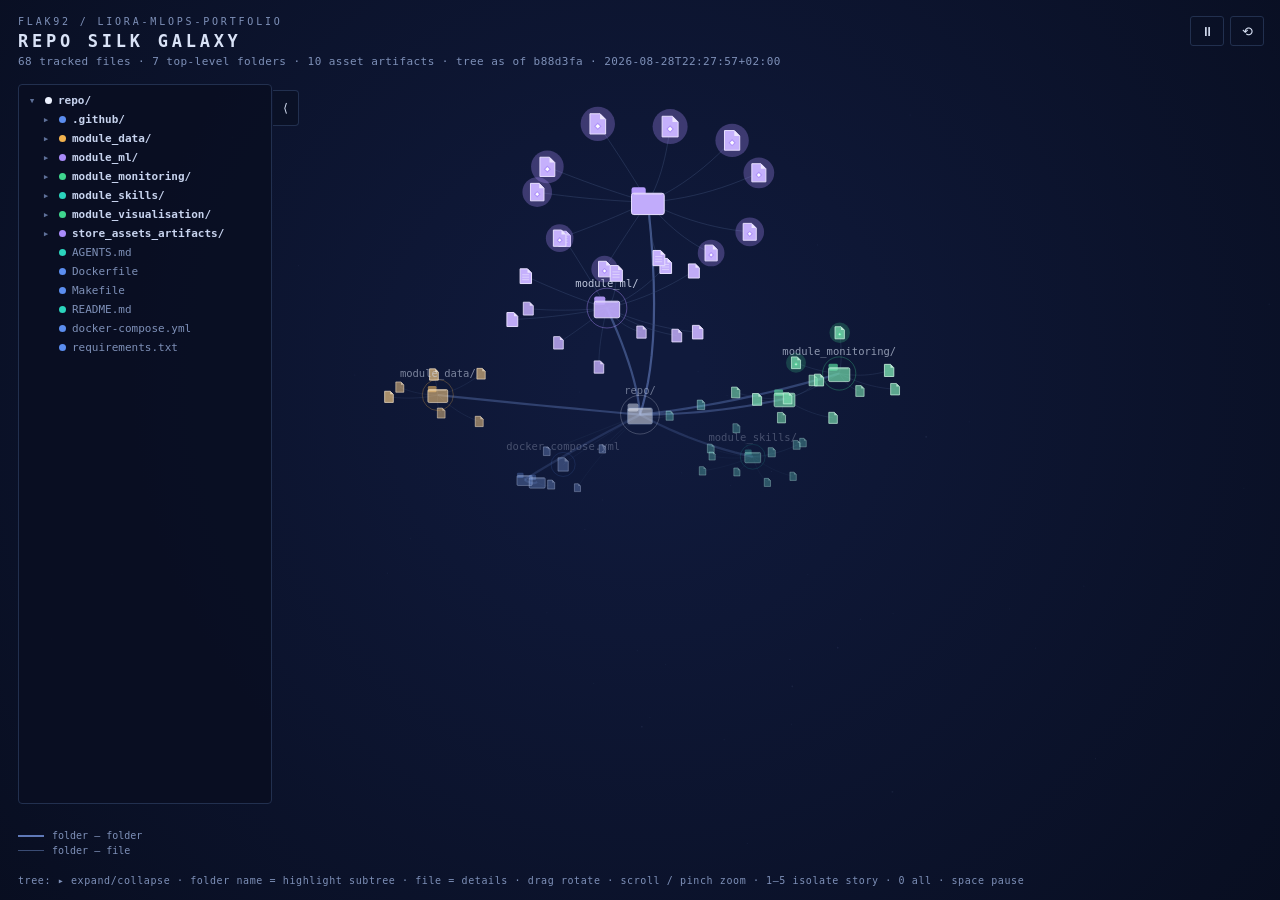
<file: module_monitoring/repo_galaxy.html>
<!DOCTYPE html>
<html lang="en">
<head>
<meta charset="utf-8">
<meta name="viewport" content="width=device-width, initial-scale=1">
<title>Repo Silk Galaxy</title>
<style>
:root{
--bg-deep:#070C1C; --bg-glow:#101A3C;
--text:#D9E2F6; --dim:#7E90B8; --line:#22304F;
--s1:#5B8DEF; --s2:#2BD4BD; --s3:#F2B24E; --s4:#A98BFA; --s5:#3FD68F; --core:#EDF2FF;
--mono:ui-monospace,'SF Mono','Cascadia Code',Consolas,Menlo,monospace;
--body:system-ui,-apple-system,'Segoe UI',Roboto,sans-serif;
}
*{box-sizing:border-box; margin:0; padding:0;}
html,body{height:100%; overflow:hidden; background:var(--bg-deep);}
canvas#space{position:fixed; inset:0; display:block; cursor:grab;}
canvas#space.dragging{cursor:grabbing;}
.hud{position:fixed; top:16px; left:18px; pointer-events:none; font-family:var(--mono);}
.hud .eyebrow{font-size:10px; letter-spacing:.28em; color:var(--dim); text-transform:uppercase;}
.hud h1{font-size:17px; font-weight:700; letter-spacing:.22em; color:var(--text); text-transform:uppercase; margin-top:4px;}
.hud .sub{font-size:11px; color:var(--dim); margin-top:4px; letter-spacing:.04em;}
#treeWrap{position:fixed; top:84px; left:18px; bottom:96px; width:254px; z-index:5;
transition:transform .25s ease;}
#treeWrap.closed{transform:translateX(calc(-100% - 18px));}
nav#tree{position:absolute; inset:0; overflow-y:auto; background:rgba(9,15,34,.92);
border:1px solid var(--line); border-radius:4px; padding:6px 0;
font-family:var(--mono); font-size:11px;}
#treeTab{position:absolute; right:-27px; top:6px; width:26px; height:36px;
border:1px solid var(--line); border-left:none; border-radius:0 4px 4px 0;
background:rgba(10,17,38,.9); color:var(--text); font-family:var(--mono);
font-size:12px; cursor:pointer;}
#treeTab:hover{border-color:#31456F;}
.trow{display:flex; align-items:center; gap:6px; padding:3px 10px 3px 0; cursor:pointer;
color:var(--dim); white-space:nowrap;}
.trow:hover{color:var(--text); background:rgba(24,36,70,.6);}
.trow .chev{width:14px; text-align:center; flex:none; color:#5E7099; cursor:pointer;}
.trow .chev:hover{color:var(--text);}
.trow .dot{width:7px; height:7px; border-radius:50%; flex:none;}
.trow.tfolder{color:#C7D3EE; font-weight:600;}
.trow.active{color:#FFFFFF; background:rgba(31,45,86,.9);}
.trow.inset{color:var(--text); background:rgba(20,30,60,.55);}
.edgekey{position:fixed; left:18px; bottom:44px; font-family:var(--mono); font-size:10px;
color:var(--dim); display:flex; flex-direction:column; gap:4px; pointer-events:none;}
.edgekey span{display:flex; align-items:center; gap:8px;}
.edgekey i{width:26px; height:0; border-top:2px solid var(--dim); display:inline-block;}
.edgekey i.tt{border-top-width:2.5px; border-color:#5F79B8;}
.edgekey i.tf{border-top-width:1px; border-color:#3A4C74;}
.hint{position:fixed; left:18px; bottom:14px; font-family:var(--mono); font-size:10px;
letter-spacing:.06em; color:var(--dim); pointer-events:none;}
.controls{position:fixed; top:16px; right:16px; display:flex; gap:6px; font-family:var(--mono);}
.controls button{
width:34px; height:30px; border:1px solid var(--line); border-radius:3px;
background:rgba(10,17,38,.72); color:var(--text); font-size:13px; cursor:pointer;
}
.controls button:hover{border-color:#31456F;}
.controls button:focus-visible{outline:2px solid var(--text); outline-offset:2px;}
aside#panel{
position:fixed; top:56px; right:16px; width:296px; max-width:calc(100vw - 32px);
background:rgba(9,15,34,.94); border:1px solid var(--line); border-radius:4px;
padding:14px 16px 16px; font-family:var(--body); color:var(--text);
display:none; backdrop-filter:blur(4px);
}
aside#panel.open{display:block;}
aside#panel .path{font-family:var(--mono); font-size:12px; color:var(--text);
word-break:break-all; padding-right:22px;}
aside#panel .story{display:inline-flex; align-items:center; gap:6px; margin-top:8px;
font-family:var(--mono); font-size:10px; letter-spacing:.1em; text-transform:uppercase; color:var(--dim);}
aside#panel .story .dot{width:7px; height:7px; border-radius:50%;}
aside#panel .desc{font-size:12.5px; line-height:1.5; color:#B9C6E4; margin-top:10px;}
aside#panel button.close{position:absolute; top:8px; right:8px; width:22px; height:22px;
border:none; background:none; color:var(--dim); font-size:14px; cursor:pointer; font-family:var(--mono);}
aside#panel button.close:hover{color:var(--text);}
@media (max-width:640px){
#treeWrap{width:min(74vw, 254px); top:76px; bottom:120px;}
.edgekey{display:none;}
.hint{display:none;}
aside#panel{top:auto; bottom:110px; left:12px; right:12px; width:auto;}
}
@media (prefers-reduced-motion:reduce){ .motionoff{display:none;} }
</style>
</head>
<body>
<canvas id="space"></canvas>
<header class="hud">
<div class="eyebrow" id="hudEyebrow"></div>
<h1 id="hudTitle"></h1>
<div class="sub" id="hudSub"></div>
</header>
<div id="treeWrap">
<nav id="tree" aria-label="File tree"></nav>
<button id="treeTab" title="File tree (slide in / out)">&#10216;</button>
</div>
<div class="edgekey">
<span><i class="tt"></i>folder &ndash; folder</span>
<span><i class="tf"></i>folder &ndash; file</span>
</div>
<div class="hint">tree: &#9656; expand/collapse &middot; folder name = highlight subtree &middot; file = details &middot; drag rotate &middot; scroll / pinch zoom &middot; 1&ndash;5 isolate story &middot; 0 all &middot; space pause</div>
<div class="controls">
<button id="btnPlay" title="Pause / resume rotation (space)">&#9208;</button>
<button id="btnReset" title="Reset view (0)">&#10226;</button>
</div>
<aside id="panel" aria-live="polite">
<button class="close" id="panelClose" title="Close">&#10005;</button>
<div class="path" id="pPath"></div>
<div class="story" id="pStory"></div>
<div class="desc" id="pDesc"></div>
</aside>
<script>
'use strict';
const CONFIG = {
ISLAND_RADIUS: 310,     // distance of story islands from the core
RING_Y_JITTER: 24,      // vertical offset alternation inside a ring
CAM_DIST: 1100,         // camera distance
FOV: 760,               // projection focal length
FIT_WIDTH: 1400,        // viewport width at which zoom = 1 fits the galaxy
ZOOM_MIN: 0.4,
ZOOM_MAX: 2.4,
AUTO_SPEED: 0.10,       // rad/s auto-rotation
START_ROT_Y: 3.491,     // scanned: best node separation at start
START_ROT_X: -0.40,
DIM_ALPHA: 0.10,        // opacity of out-of-focus elements
STAR_COUNT: 90,         // lighter background
MAX_DPR: 1.5            // pixel-ratio cap
};
/* GALAXY:STRUCTURE:BEGIN - written by module_visualisation/generate_galaxy.py, do not edit by hand */
const META = {
 "config": {
  "FIT_WIDTH": 1400,
  "START_ROT_X": -0.4,
  "START_ROT_Y": 3.491
 },
 "documentTitle": "Repo Silk Galaxy \u00b7 LIORA-MLOps-Portfolio",
 "eyebrow": "flak92 / LIORA-MLOps-Portfolio",
 "subtitle": "68 tracked files \u00b7 7 top-level folders \u00b7 10 asset artifacts \u00b7 tree as of b88d3fa \u00b7 2026-08-28T22:27:57+02:00",
 "title": "Repo Silk Galaxy"
};
const ISLANDS = {
 "S1": {
  "color": "#5B8DEF",
  "name": "S1 \u00b7 Infrastructure & env"
 },
 "S2": {
  "color": "#2BD4BD",
  "name": "S2 \u00b7 Application & Skills"
 },
 "S3": {
  "color": "#F2B24E",
  "name": "S3 \u00b7 Data Ingest"
 },
 "S4": {
  "color": "#A98BFA",
  "name": "S4 \u00b7 Continuous Optimisation"
 },
 "S5": {
  "color": "#3FD68F",
  "name": "S5 \u00b7 Monitoring"
 },
 "core": {
  "color": "#EDF2FF",
  "name": "Repository root"
 }
};
const ISLAND_ORDER = [
 "S1",
 "S3",
 "S4",
 "S5",
 "S2"
];
const PLACE = {
 "AGENTS.md": {
  "da": 0.3,
  "r": 0.38,
  "y": -34
 },
 "README.md": {
  "da": -0.3,
  "r": 0.38,
  "y": -34
 },
 "store_assets_artifacts/": {
  "da": 0.14,
  "jit": 10,
  "r": 1.62,
  "y": 6
 }
};
const NODES = [
 {
  "desc": "The repository itself. Working path: AGENTS.md \u2192 module names \u2192 module_skills \u2192 code.",
  "id": "root",
  "island": "core",
  "path": "repo/",
  "role": "root",
  "type": "core"
 },
 {
  "desc": "The one workflow: a push regenerates the galaxy and commits it back.",
  "id": ".github/",
  "island": "S1",
  "path": ".github/",
  "role": "module",
  "type": "folder"
 },
 {
  "desc": "",
  "id": ".github/workflows/",
  "island": "S1",
  "path": ".github/workflows/",
  "role": "module",
  "type": "folder"
 },
 {
  "desc": "",
  "id": ".github/workflows/galaxy.yml",
  "island": "S1",
  "path": ".github/workflows/galaxy.yml",
  "role": "config",
  "type": "file"
 },
 {
  "desc": "Ingest module \u2014 venue downloads, Lean ZIPs, one canonical DuckDB.",
  "hub": true,
  "id": "module_data/",
  "island": "S3",
  "path": "module_data/",
  "role": "module",
  "type": "folder"
 },
 {
  "desc": "",
  "id": "module_data/config.py",
  "island": "S3",
  "path": "module_data/config.py",
  "role": "config",
  "type": "file"
 },
 {
  "desc": "",
  "id": "module_data/download_binance.py",
  "island": "S3",
  "path": "module_data/download_binance.py",
  "role": "code",
  "type": "file"
 },
 {
  "desc": "",
  "id": "module_data/download_bybit.py",
  "island": "S3",
  "path": "module_data/download_bybit.py",
  "role": "code",
  "type": "file"
 },
 {
  "desc": "Merges venue ZIPs into the one canonical DuckDB (primary-failover, full grid).",
  "id": "module_data/ingest.py",
  "island": "S3",
  "path": "module_data/ingest.py",
  "role": "code",
  "type": "file"
 },
 {
  "desc": "",
  "id": "module_data/lean.py",
  "island": "S3",
  "path": "module_data/lean.py",
  "role": "code",
  "type": "file"
 },
 {
  "desc": "",
  "id": "module_data/status.py",
  "island": "S3",
  "path": "module_data/status.py",
  "role": "code",
  "type": "file"
 },
 {
  "desc": "ML module \u2014 bars, features, triple-barrier labels, purged walk-forward XGBoost.",
  "hub": true,
  "id": "module_ml/",
  "island": "S4",
  "path": "module_ml/",
  "role": "module",
  "type": "folder"
 },
 {
  "desc": "",
  "id": "module_ml/bars.py",
  "island": "S4",
  "path": "module_ml/bars.py",
  "role": "code",
  "type": "file"
 },
 {
  "desc": "",
  "id": "module_ml/config.py",
  "island": "S4",
  "path": "module_ml/config.py",
  "role": "config",
  "type": "file"
 },
 {
  "desc": "",
  "id": "module_ml/dataset.py",
  "island": "S4",
  "path": "module_ml/dataset.py",
  "role": "code",
  "type": "file"
 },
 {
  "desc": "",
  "id": "module_ml/features.py",
  "island": "S4",
  "path": "module_ml/features.py",
  "role": "code",
  "type": "file"
 },
 {
  "desc": "",
  "id": "module_ml/hpo.py",
  "island": "S4",
  "path": "module_ml/hpo.py",
  "role": "code",
  "type": "file"
 },
 {
  "desc": "",
  "id": "module_ml/indicators.py",
  "island": "S4",
  "path": "module_ml/indicators.py",
  "role": "code",
  "type": "file"
 },
 {
  "desc": "",
  "id": "module_ml/labels.py",
  "island": "S4",
  "path": "module_ml/labels.py",
  "role": "code",
  "type": "file"
 },
 {
  "desc": "",
  "id": "module_ml/model.py",
  "island": "S4",
  "path": "module_ml/model.py",
  "role": "code",
  "type": "file"
 },
 {
  "desc": "",
  "id": "module_ml/status.py",
  "island": "S4",
  "path": "module_ml/status.py",
  "role": "code",
  "type": "file"
 },
 {
  "desc": "",
  "id": "module_ml/strategy.py",
  "island": "S4",
  "path": "module_ml/strategy.py",
  "role": "code",
  "type": "file"
 },
 {
  "desc": "Refits expanding folds with HPO-chosen parameters.",
  "id": "module_ml/train.py",
  "island": "S4",
  "path": "module_ml/train.py",
  "role": "code",
  "type": "file"
 },
 {
  "desc": "Purged walk-forward splits and the frozen final holdout \u2014 the gate of the whole system.",
  "id": "module_ml/validation.py",
  "island": "S4",
  "path": "module_ml/validation.py",
  "role": "gate",
  "type": "file"
 },
 {
  "desc": "Static dashboard \u2014 reads two JSON snapshots, no backend.",
  "hub": true,
  "id": "module_monitoring/",
  "island": "S5",
  "path": "module_monitoring/",
  "role": "module",
  "type": "folder"
 },
 {
  "desc": "",
  "id": "module_monitoring/app.js",
  "island": "S5",
  "path": "module_monitoring/app.js",
  "role": "code",
  "type": "file"
 },
 {
  "desc": "",
  "id": "module_monitoring/asset.js",
  "island": "S5",
  "path": "module_monitoring/asset.js",
  "role": "code",
  "type": "file"
 },
 {
  "desc": "",
  "id": "module_monitoring/index.html",
  "island": "S5",
  "path": "module_monitoring/index.html",
  "role": "code",
  "type": "file"
 },
 {
  "desc": "",
  "id": "module_monitoring/ml.js",
  "island": "S5",
  "path": "module_monitoring/ml.js",
  "role": "code",
  "type": "file"
 },
 {
  "desc": "",
  "id": "module_monitoring/ml_status.json",
  "island": "S5",
  "path": "module_monitoring/ml_status.json",
  "role": "artifact",
  "type": "file"
 },
 {
  "desc": "",
  "id": "module_monitoring/status.json",
  "island": "S5",
  "path": "module_monitoring/status.json",
  "role": "artifact",
  "type": "file"
 },
 {
  "desc": "",
  "id": "module_monitoring/style.css",
  "island": "S5",
  "path": "module_monitoring/style.css",
  "role": "code",
  "type": "file"
 },
 {
  "desc": "The contract's companions: the act, the register, the methodologies and the skills.",
  "hub": true,
  "id": "module_skills/",
  "island": "S2",
  "path": "module_skills/",
  "role": "module",
  "type": "folder"
 },
 {
  "desc": "",
  "id": "module_skills/act_naming_conventions.md",
  "island": "S2",
  "path": "module_skills/act_naming_conventions.md",
  "role": "doc",
  "type": "file"
 },
 {
  "desc": "",
  "id": "module_skills/glossary.md",
  "island": "S2",
  "path": "module_skills/glossary.md",
  "role": "doc",
  "type": "file"
 },
 {
  "desc": "",
  "id": "module_skills/methodology_data.md",
  "island": "S2",
  "path": "module_skills/methodology_data.md",
  "role": "doc",
  "type": "file"
 },
 {
  "desc": "",
  "id": "module_skills/methodology_ml.md",
  "island": "S2",
  "path": "module_skills/methodology_ml.md",
  "role": "doc",
  "type": "file"
 },
 {
  "desc": "",
  "id": "module_skills/skill_agent_first_development.md",
  "island": "S2",
  "path": "module_skills/skill_agent_first_development.md",
  "role": "doc",
  "type": "file"
 },
 {
  "desc": "",
  "id": "module_skills/skill_computing_optimisation.md",
  "island": "S2",
  "path": "module_skills/skill_computing_optimisation.md",
  "role": "doc",
  "type": "file"
 },
 {
  "desc": "",
  "id": "module_skills/skill_dashboard_conventions.md",
  "island": "S2",
  "path": "module_skills/skill_dashboard_conventions.md",
  "role": "doc",
  "type": "file"
 },
 {
  "desc": "",
  "id": "module_skills/skill_determinism.md",
  "island": "S2",
  "path": "module_skills/skill_determinism.md",
  "role": "doc",
  "type": "file"
 },
 {
  "desc": "",
  "id": "module_skills/skill_self_explaining_naming.md",
  "island": "S2",
  "path": "module_skills/skill_self_explaining_naming.md",
  "role": "doc",
  "type": "file"
 },
 {
  "desc": "",
  "id": "module_skills/skill_sorting_files_naming_standard.md",
  "island": "S2",
  "path": "module_skills/skill_sorting_files_naming_standard.md",
  "role": "doc",
  "type": "file"
 },
 {
  "desc": "This picture: the tracked tree rendered into module_monitoring/repo_galaxy.html on every push.",
  "id": "module_visualisation/",
  "island": "S5",
  "path": "module_visualisation/",
  "role": "module",
  "type": "folder"
 },
 {
  "desc": "",
  "id": "module_visualisation/Files_and_Folders_Visualisation.html",
  "island": "S5",
  "path": "module_visualisation/Files_and_Folders_Visualisation.html",
  "role": "code",
  "type": "file"
 },
 {
  "desc": "",
  "id": "module_visualisation/README.md",
  "island": "S5",
  "path": "module_visualisation/README.md",
  "role": "doc",
  "type": "file"
 },
 {
  "desc": "",
  "id": "module_visualisation/config.py",
  "island": "S5",
  "path": "module_visualisation/config.py",
  "role": "config",
  "type": "file"
 },
 {
  "desc": "The whole configuration surface \u2014 shape, colour, wording and placement, with no Python edit.",
  "id": "module_visualisation/galaxy_config.json",
  "island": "S5",
  "path": "module_visualisation/galaxy_config.json",
  "role": "config",
  "type": "file"
 },
 {
  "desc": "",
  "id": "module_visualisation/generate_galaxy.py",
  "island": "S5",
  "path": "module_visualisation/generate_galaxy.py",
  "role": "code",
  "type": "file"
 },
 {
  "desc": "Versioned per-asset artifacts \u2014 the only objects the system produces.",
  "id": "store_assets_artifacts/",
  "island": "S4",
  "path": "store_assets_artifacts/",
  "role": "module",
  "type": "folder"
 },
 {
  "desc": "",
  "id": "store_assets_artifacts/ADA/",
  "island": "S4",
  "path": "store_assets_artifacts/ADA/",
  "role": "artifact",
  "type": "file"
 },
 {
  "desc": "",
  "id": "store_assets_artifacts/BNB/",
  "island": "S4",
  "path": "store_assets_artifacts/BNB/",
  "role": "artifact",
  "type": "file"
 },
 {
  "desc": "",
  "id": "store_assets_artifacts/BTC/",
  "island": "S4",
  "path": "store_assets_artifacts/BTC/",
  "role": "artifact",
  "type": "file"
 },
 {
  "desc": "",
  "id": "store_assets_artifacts/DOGE/",
  "island": "S4",
  "path": "store_assets_artifacts/DOGE/",
  "role": "artifact",
  "type": "file"
 },
 {
  "desc": "",
  "id": "store_assets_artifacts/ETH/",
  "island": "S4",
  "path": "store_assets_artifacts/ETH/",
  "role": "artifact",
  "type": "file"
 },
 {
  "desc": "",
  "id": "store_assets_artifacts/EXAMPLE_TICKER_README.md",
  "island": "S4",
  "path": "store_assets_artifacts/EXAMPLE_TICKER_README.md",
  "role": "doc",
  "type": "file"
 },
 {
  "desc": "",
  "id": "store_assets_artifacts/LINK/",
  "island": "S4",
  "path": "store_assets_artifacts/LINK/",
  "role": "artifact",
  "type": "file"
 },
 {
  "desc": "",
  "id": "store_assets_artifacts/SOL/",
  "island": "S4",
  "path": "store_assets_artifacts/SOL/",
  "role": "artifact",
  "type": "file"
 },
 {
  "desc": "",
  "id": "store_assets_artifacts/TRX/",
  "island": "S4",
  "path": "store_assets_artifacts/TRX/",
  "role": "artifact",
  "type": "file"
 },
 {
  "desc": "",
  "id": "store_assets_artifacts/XRP/",
  "island": "S4",
  "path": "store_assets_artifacts/XRP/",
  "role": "artifact",
  "type": "file"
 },
 {
  "desc": "",
  "id": "store_assets_artifacts/ZEC/",
  "island": "S4",
  "path": "store_assets_artifacts/ZEC/",
  "role": "artifact",
  "type": "file"
 },
 {
  "desc": "",
  "id": "AGENTS.md",
  "island": "S2",
  "path": "AGENTS.md",
  "role": "doc",
  "type": "file"
 },
 {
  "desc": "",
  "id": "Dockerfile",
  "island": "S1",
  "path": "Dockerfile",
  "role": "config",
  "type": "file"
 },
 {
  "desc": "Entrypoint of everything \u2014 per-asset fanout, JOBS measured from cores and RAM, OMP threads pinned to 1 for determinism.",
  "id": "Makefile",
  "island": "S1",
  "path": "Makefile",
  "role": "entrypoint",
  "type": "file"
 },
 {
  "desc": "",
  "id": "README.md",
  "island": "S2",
  "path": "README.md",
  "role": "doc",
  "type": "file"
 },
 {
  "desc": "Two services from one image: pipeline, and a loopback-only dashboard on :8900.",
  "hub": true,
  "id": "docker-compose.yml",
  "island": "S1",
  "path": "docker-compose.yml",
  "role": "config",
  "type": "file"
 },
 {
  "desc": "",
  "id": "requirements.txt",
  "island": "S1",
  "path": "requirements.txt",
  "role": "config",
  "type": "file"
 }
];
const EDGES = [
 {
  "from": "root",
  "kind": "tree",
  "thick": true,
  "to": ".github/"
 },
 {
  "from": "root",
  "kind": "tree",
  "thick": true,
  "to": "module_data/"
 },
 {
  "from": "root",
  "kind": "tree",
  "thick": true,
  "to": "module_ml/"
 },
 {
  "from": "root",
  "kind": "tree",
  "thick": true,
  "to": "module_monitoring/"
 },
 {
  "from": "root",
  "kind": "tree",
  "thick": true,
  "to": "module_skills/"
 },
 {
  "from": "root",
  "kind": "tree",
  "thick": true,
  "to": "module_visualisation/"
 },
 {
  "from": "root",
  "kind": "tree",
  "thick": true,
  "to": "store_assets_artifacts/"
 },
 {
  "from": "root",
  "kind": "tree",
  "thick": false,
  "to": "AGENTS.md"
 },
 {
  "from": "root",
  "kind": "tree",
  "thick": false,
  "to": "Dockerfile"
 },
 {
  "from": "root",
  "kind": "tree",
  "thick": false,
  "to": "Makefile"
 },
 {
  "from": "root",
  "kind": "tree",
  "thick": false,
  "to": "README.md"
 },
 {
  "from": "root",
  "kind": "tree",
  "thick": false,
  "to": "docker-compose.yml"
 },
 {
  "from": "root",
  "kind": "tree",
  "thick": false,
  "to": "requirements.txt"
 },
 {
  "from": ".github/",
  "kind": "tree",
  "thick": true,
  "to": ".github/workflows/"
 },
 {
  "from": ".github/workflows/",
  "kind": "tree",
  "thick": false,
  "to": ".github/workflows/galaxy.yml"
 },
 {
  "from": "module_data/",
  "kind": "tree",
  "thick": false,
  "to": "module_data/config.py"
 },
 {
  "from": "module_data/",
  "kind": "tree",
  "thick": false,
  "to": "module_data/download_binance.py"
 },
 {
  "from": "module_data/",
  "kind": "tree",
  "thick": false,
  "to": "module_data/download_bybit.py"
 },
 {
  "from": "module_data/",
  "kind": "tree",
  "thick": false,
  "to": "module_data/ingest.py"
 },
 {
  "from": "module_data/",
  "kind": "tree",
  "thick": false,
  "to": "module_data/lean.py"
 },
 {
  "from": "module_data/",
  "kind": "tree",
  "thick": false,
  "to": "module_data/status.py"
 },
 {
  "from": "module_ml/",
  "kind": "tree",
  "thick": false,
  "to": "module_ml/bars.py"
 },
 {
  "from": "module_ml/",
  "kind": "tree",
  "thick": false,
  "to": "module_ml/config.py"
 },
 {
  "from": "module_ml/",
  "kind": "tree",
  "thick": false,
  "to": "module_ml/dataset.py"
 },
 {
  "from": "module_ml/",
  "kind": "tree",
  "thick": false,
  "to": "module_ml/features.py"
 },
 {
  "from": "module_ml/",
  "kind": "tree",
  "thick": false,
  "to": "module_ml/hpo.py"
 },
 {
  "from": "module_ml/",
  "kind": "tree",
  "thick": false,
  "to": "module_ml/indicators.py"
 },
 {
  "from": "module_ml/",
  "kind": "tree",
  "thick": false,
  "to": "module_ml/labels.py"
 },
 {
  "from": "module_ml/",
  "kind": "tree",
  "thick": false,
  "to": "module_ml/model.py"
 },
 {
  "from": "module_ml/",
  "kind": "tree",
  "thick": false,
  "to": "module_ml/status.py"
 },
 {
  "from": "module_ml/",
  "kind": "tree",
  "thick": false,
  "to": "module_ml/strategy.py"
 },
 {
  "from": "module_ml/",
  "kind": "tree",
  "thick": false,
  "to": "module_ml/train.py"
 },
 {
  "from": "module_ml/",
  "kind": "tree",
  "thick": false,
  "to": "module_ml/validation.py"
 },
 {
  "from": "module_monitoring/",
  "kind": "tree",
  "thick": false,
  "to": "module_monitoring/app.js"
 },
 {
  "from": "module_monitoring/",
  "kind": "tree",
  "thick": false,
  "to": "module_monitoring/asset.js"
 },
 {
  "from": "module_monitoring/",
  "kind": "tree",
  "thick": false,
  "to": "module_monitoring/index.html"
 },
 {
  "from": "module_monitoring/",
  "kind": "tree",
  "thick": false,
  "to": "module_monitoring/ml.js"
 },
 {
  "from": "module_monitoring/",
  "kind": "tree",
  "thick": false,
  "to": "module_monitoring/ml_status.json"
 },
 {
  "from": "module_monitoring/",
  "kind": "tree",
  "thick": false,
  "to": "module_monitoring/status.json"
 },
 {
  "from": "module_monitoring/",
  "kind": "tree",
  "thick": false,
  "to": "module_monitoring/style.css"
 },
 {
  "from": "module_skills/",
  "kind": "tree",
  "thick": false,
  "to": "module_skills/act_naming_conventions.md"
 },
 {
  "from": "module_skills/",
  "kind": "tree",
  "thick": false,
  "to": "module_skills/glossary.md"
 },
 {
  "from": "module_skills/",
  "kind": "tree",
  "thick": false,
  "to": "module_skills/methodology_data.md"
 },
 {
  "from": "module_skills/",
  "kind": "tree",
  "thick": false,
  "to": "module_skills/methodology_ml.md"
 },
 {
  "from": "module_skills/",
  "kind": "tree",
  "thick": false,
  "to": "module_skills/skill_agent_first_development.md"
 },
 {
  "from": "module_skills/",
  "kind": "tree",
  "thick": false,
  "to": "module_skills/skill_computing_optimisation.md"
 },
 {
  "from": "module_skills/",
  "kind": "tree",
  "thick": false,
  "to": "module_skills/skill_dashboard_conventions.md"
 },
 {
  "from": "module_skills/",
  "kind": "tree",
  "thick": false,
  "to": "module_skills/skill_determinism.md"
 },
 {
  "from": "module_skills/",
  "kind": "tree",
  "thick": false,
  "to": "module_skills/skill_self_explaining_naming.md"
 },
 {
  "from": "module_skills/",
  "kind": "tree",
  "thick": false,
  "to": "module_skills/skill_sorting_files_naming_standard.md"
 },
 {
  "from": "module_visualisation/",
  "kind": "tree",
  "thick": false,
  "to": "module_visualisation/Files_and_Folders_Visualisation.html"
 },
 {
  "from": "module_visualisation/",
  "kind": "tree",
  "thick": false,
  "to": "module_visualisation/README.md"
 },
 {
  "from": "module_visualisation/",
  "kind": "tree",
  "thick": false,
  "to": "module_visualisation/config.py"
 },
 {
  "from": "module_visualisation/",
  "kind": "tree",
  "thick": false,
  "to": "module_visualisation/galaxy_config.json"
 },
 {
  "from": "module_visualisation/",
  "kind": "tree",
  "thick": false,
  "to": "module_visualisation/generate_galaxy.py"
 },
 {
  "from": "store_assets_artifacts/",
  "kind": "tree",
  "thick": false,
  "to": "store_assets_artifacts/ADA/"
 },
 {
  "from": "store_assets_artifacts/",
  "kind": "tree",
  "thick": false,
  "to": "store_assets_artifacts/BNB/"
 },
 {
  "from": "store_assets_artifacts/",
  "kind": "tree",
  "thick": false,
  "to": "store_assets_artifacts/BTC/"
 },
 {
  "from": "store_assets_artifacts/",
  "kind": "tree",
  "thick": false,
  "to": "store_assets_artifacts/DOGE/"
 },
 {
  "from": "store_assets_artifacts/",
  "kind": "tree",
  "thick": false,
  "to": "store_assets_artifacts/ETH/"
 },
 {
  "from": "store_assets_artifacts/",
  "kind": "tree",
  "thick": false,
  "to": "store_assets_artifacts/EXAMPLE_TICKER_README.md"
 },
 {
  "from": "store_assets_artifacts/",
  "kind": "tree",
  "thick": false,
  "to": "store_assets_artifacts/LINK/"
 },
 {
  "from": "store_assets_artifacts/",
  "kind": "tree",
  "thick": false,
  "to": "store_assets_artifacts/SOL/"
 },
 {
  "from": "store_assets_artifacts/",
  "kind": "tree",
  "thick": false,
  "to": "store_assets_artifacts/TRX/"
 },
 {
  "from": "store_assets_artifacts/",
  "kind": "tree",
  "thick": false,
  "to": "store_assets_artifacts/XRP/"
 },
 {
  "from": "store_assets_artifacts/",
  "kind": "tree",
  "thick": false,
  "to": "store_assets_artifacts/ZEC/"
 }
];
/* GALAXY:STRUCTURE:END */
Object.assign(CONFIG, META.config);
document.title = META.documentTitle;
document.getElementById('hudEyebrow').textContent = META.eyebrow;
document.getElementById('hudTitle').textContent = META.title;
document.getElementById('hudSub').textContent = META.subtitle;
const nodeById = {};
NODES.forEach(function(n){ nodeById[n.id] = n; });
const PARENT_OF = {};
EDGES.forEach(function(e){ if (e.kind === 'tree') PARENT_OF[e.to] = e.from; });
function childrenOf(id){
return EDGES.filter(function(e){ return e.kind === 'tree' && e.from === id; })
.map(function(e){ return nodeById[e.to]; });
}
function ringAround(c, members, radius, startAngle, yJitter){
members.forEach(function(m, j){
var phi = startAngle + (j + 0.5) * (2*Math.PI / members.length);
m.p = {
x: c.x + radius * Math.cos(phi),
y: c.y + [1, 0, -1][j % 3] * yJitter,   // 3-phase jitter breaks view-ray alignment
z: c.z + radius * Math.sin(phi)
};
});
}
function pathDepth(n){ return (n.path.match(/\//g) || []).length; }
function layout(){
nodeById['root'].p = { x:0, y:8, z:0 };
ISLAND_ORDER.forEach(function(key, i){
// the island count comes from the data, so a story added in JSON needs no code change
var theta = -Math.PI/2 + i * (2*Math.PI/ISLAND_ORDER.length);
var members = NODES.filter(function(n){ return n.island === key; });
var hub = members.find(function(n){ return n.hub; });
hub.p = {
x: CONFIG.ISLAND_RADIUS * Math.cos(theta),
y: 0,
z: CONFIG.ISLAND_RADIUS * Math.sin(theta)
};
members.forEach(function(n){
var pl = PLACE[n.id];
if (pl){
var a = theta + pl.da, r = CONFIG.ISLAND_RADIUS * pl.r;
n.p = { x: r*Math.cos(a), y: pl.y, z: r*Math.sin(a) };
}
});
// a member whose tree parent lives on another island can never be reached by a folder ring,
// so it takes its slot first. Folders are then walked shallowest first, which is what
// guarantees a parent already holds a position before its children are ringed around it —
// the ordering the hand-built galaxy got away with only because every non-hub folder
// happened to carry an explicit placement.
var loose = members.filter(function(n){
var parent = nodeById[PARENT_OF[n.id]];
return !n.hub && !n.p && (!parent || parent.island !== key);
});
if (loose.length){
ringAround(hub.p, loose, 80, theta, CONFIG.RING_Y_JITTER);
}
members.filter(function(n){ return n.type === 'folder'; })
.sort(function(a, b){ return pathDepth(a) - pathDepth(b); })
.forEach(function(f){
if (!f.p) return;
var kids = childrenOf(f.id);
if (!kids.length) return;
var rr = Math.max(72, 30 + kids.length * 6.5);
var pl = PLACE[f.id];
var jit = (pl && pl.jit != null) ? pl.jit : CONFIG.RING_Y_JITTER;
ringAround(f.p, kids, rr, theta, jit);
});
var leftover = members.filter(function(n){ return !n.p; });
if (leftover.length){
ringAround(hub.p, leftover, 110, theta, CONFIG.RING_Y_JITTER);
}
});
}
layout();
function sampleEdge(e){
var a = nodeById[e.from].p, b = nodeById[e.to].p;
var dx = b.x-a.x, dy = b.y-a.y, dz = b.z-a.z;
var len = Math.sqrt(dx*dx + dy*dy + dz*dz) || 1;
var bend = 0.05, lift = 8;
var px = -dz/len, pz = dx/len;                    // perpendicular in XZ
var m = { x:(a.x+b.x)/2 + px*len*bend, y:(a.y+b.y)/2 + lift, z:(a.z+b.z)/2 + pz*len*bend };
var N = 12;
var pts = [];
for (var i=0; i<=N; i++){
var t = i/N, u = 1-t;
pts.push({
x: u*u*a.x + 2*u*t*m.x + t*t*b.x,
y: u*u*a.y + 2*u*t*m.y + t*t*b.y,
z: u*u*a.z + 2*u*t*m.z + t*t*b.z
});
}
e.pts = pts;
}
EDGES.forEach(sampleEdge);
var STARS = [];
(function(){
var seed = 42;
function rnd(){ seed = (seed*1103515245 + 12345) % 2147483648; return seed/2147483648; }
for (var i=0; i<CONFIG.STAR_COUNT; i++){
var u = rnd()*2-1, ang = rnd()*Math.PI*2;
var r = 950 + rnd()*550, s = Math.sqrt(1-u*u);
STARS.push({ x:r*s*Math.cos(ang), y:r*u*0.6, z:r*s*Math.sin(ang), m:0.35+rnd()*0.6 });
}
})();
var canvas = document.getElementById('space');
var ctx = canvas.getContext('2d');
var W = 0, H = 0, DPR = 1;
var rotY = CONFIG.START_ROT_Y, rotX = CONFIG.START_ROT_X, zoom = 1;
var playing = true, timeMs = 0;
var activeIsland = null, selectedId = null, hoverId = null;
var subtreeId = null, subtreeSet = null;
var userZoomed = false;
var bgGrad = null;   /* the one and only declaration — resize() fills it before first draw */
function makeBgGrad(){
var g = ctx.createRadialGradient(W/2, H*0.42, 60, W/2, H*0.42, Math.max(W, H)*0.75);
g.addColorStop(0, '#101A3C');
g.addColorStop(1, '#070C1C');
return g;
}
function fitZoom(){
return Math.max(CONFIG.ZOOM_MIN, Math.min(1, W / CONFIG.FIT_WIDTH));
}
function resize(){
DPR = Math.min(window.devicePixelRatio || 1, CONFIG.MAX_DPR);
W = window.innerWidth; H = window.innerHeight;
canvas.width = W * DPR; canvas.height = H * DPR;
ctx.setTransform(DPR, 0, 0, DPR, 0, 0);
bgGrad = makeBgGrad();
if (!userZoomed){ zoom = fitZoom(); }
invalidate();
}
window.addEventListener('resize', resize);
resize();
function projectInto(p, o){
var cy = Math.cos(rotY), sy = Math.sin(rotY);
var cx = Math.cos(rotX), sx = Math.sin(rotX);
var x1 = p.x*cy - p.z*sy;
var z1 = p.x*sy + p.z*cy;
var y2 = p.y*cx - z1*sx;
var z2 = p.y*sx + z1*cx;
var d = z2 + CONFIG.CAM_DIST;
if (d < 80) d = 80;
var s = (CONFIG.FOV * zoom) / d;
o.x = W/2 + x1*s;
o.y = H/2 - 40 + y2*s;
o.s = s;
o.d = d;
return o;
}
function project(p){
return projectInto(p, { x:0, y:0, s:0, d:0 });
}
function fog(d){
var a = 1 - (d - (CONFIG.CAM_DIST - 330)) / 660;
return Math.max(0.30, Math.min(1, a));
}
function neighbourSet(id){
var set = {}; set[id] = true;
EDGES.forEach(function(e){
if (e.from === id) set[e.to] = true;
if (e.to === id) set[e.from] = true;
});
return set;
}
function nodeAlpha(n){
if (selectedId){ return neighbourSet(selectedId)[n.id] ? 1 : CONFIG.DIM_ALPHA; }
if (hoverId){ return neighbourSet(hoverId)[n.id] ? 1 : CONFIG.DIM_ALPHA; }
if (subtreeSet){ return subtreeSet[n.id] ? 1 : CONFIG.DIM_ALPHA; }
if (activeIsland){ return (n.island === activeIsland || n.island === 'core') ? 1 : CONFIG.DIM_ALPHA; }
return 1;
}
function edgeAlpha(e){
var a = nodeAlpha(nodeById[e.from]), b = nodeAlpha(nodeById[e.to]);
var focusId = selectedId || hoverId;
if (focusId && e.from !== focusId && e.to !== focusId) return CONFIG.DIM_ALPHA * 0.7;
return Math.min(a, b);
}
var TAU = Math.PI * 2;
function hexToRgb(hex){
var v = parseInt(hex.slice(1), 16);
return [(v>>16)&255, (v>>8)&255, v&255];
}
function tintStr(hex, t){
var c = hexToRgb(hex);
var r = Math.round(c[0] + (255-c[0])*t);
var g = Math.round(c[1] + (255-c[1])*t);
var b = Math.round(c[2] + (255-c[2])*t);
return 'rgb(' + r + ',' + g + ',' + b + ')';
}
var PAL = {};
Object.keys(ISLANDS).forEach(function(k){
var col = ISLANDS[k].color;
PAL[k] = {
line:       col,
folderBody: tintStr(col, 0.28),
folderTab:  tintStr(col, 0.14),
topline:    tintStr(col, 0.75),
fileBody:   tintStr(col, 0.32),
fileFold:   tintStr(col, 0.78),
stroke:     tintStr(col, 0.72),
lines:      tintStr(col, 0.85)
};
});
var STAR_SCR = { x:0, y:0, s:0, d:0 };
function drawBackground(){
if (!bgGrad){ bgGrad = makeBgGrad(); }
ctx.globalAlpha = 1;
ctx.fillStyle = bgGrad;
ctx.fillRect(0, 0, W, H);
ctx.fillStyle = '#9FB6E8';
for (var i=0; i<STARS.length; i++){
var st = STARS[i];
projectInto(st, STAR_SCR);
if (STAR_SCR.d < 100) continue;
ctx.globalAlpha = 0.16 * st.m * fog(STAR_SCR.d) + 0.04;
ctx.fillRect(STAR_SCR.x, STAR_SCR.y, st.m > 0.8 ? 1.6 : 1, st.m > 0.8 ? 1.6 : 1);
}
}
function strokeEdge(e){
var alpha = edgeAlpha(e);
var pts = e.scr;
var midFog = fog(pts[pts.length >> 1].d);
ctx.beginPath();
ctx.moveTo(pts[0].x, pts[0].y);
for (var i=1; i<pts.length; i++) ctx.lineTo(pts[i].x, pts[i].y);
if (e.thick){          /* folder – folder */
ctx.strokeStyle = '#5F79B8';
ctx.globalAlpha = 0.75 * alpha * midFog;
ctx.lineWidth = 2.2;
} else {               /* folder – file */
ctx.strokeStyle = '#3A4C74';
ctx.globalAlpha = 0.45 * alpha * midFog;
ctx.lineWidth = 1;
}
ctx.stroke();
}
function pathRoundRect(x, y, w, h, r){
ctx.beginPath();
ctx.moveTo(x + r, y);
ctx.lineTo(x + w - r, y);
ctx.quadraticCurveTo(x + w, y, x + w, y + r);
ctx.lineTo(x + w, y + h - r);
ctx.quadraticCurveTo(x + w, y + h, x + w - r, y + h);
ctx.lineTo(x + r, y + h);
ctx.quadraticCurveTo(x, y + h, x, y + h - r);
ctx.lineTo(x, y + r);
ctx.quadraticCurveTo(x, y, x + r, y);
ctx.closePath();
}
function drawFolderIcon(pr, P, alpha, u, isCore){
var bw = 2.3*u, bh = 1.5*u, tw = 1.0*u, th = 0.42*u;
var rad = Math.max(1.2, 0.16*u);
var x0 = pr.x - bw/2, y0 = pr.y - bh/2 + th*0.3;
ctx.globalAlpha = alpha;
pathRoundRect(x0, y0 - th, tw, th + rad*2, rad);
ctx.fillStyle = isCore ? '#DDE5F6' : P.folderTab;
ctx.fill();
pathRoundRect(x0, y0, bw, bh, rad);
ctx.fillStyle = isCore ? '#EEF2FB' : P.folderBody;
ctx.fill();
ctx.strokeStyle = isCore ? '#7E90B8' : P.stroke;
ctx.lineWidth = 1;
ctx.stroke();
ctx.globalAlpha = alpha * 0.6;
ctx.beginPath();
ctx.moveTo(x0 + rad, y0 + 1);
ctx.lineTo(x0 + bw - rad, y0 + 1);
ctx.strokeStyle = P.topline;
ctx.stroke();
}
function drawFileIcon(pr, P, alpha, u, isArtifact){
var fw = 1.55*u, fh = 2.0*u, fold = 0.55*u;
var x0 = pr.x - fw/2, y0 = pr.y - fh/2;
if (isArtifact){
ctx.globalAlpha = alpha * 0.30;   /* cheap halo instead of shadowBlur */
ctx.fillStyle = P.line;
ctx.beginPath();
ctx.arc(pr.x, pr.y, 1.7*u, 0, TAU);
ctx.fill();
}
ctx.globalAlpha = alpha;
ctx.beginPath();
ctx.moveTo(x0, y0);
ctx.lineTo(x0 + fw - fold, y0);
ctx.lineTo(x0 + fw, y0 + fold);
ctx.lineTo(x0 + fw, y0 + fh);
ctx.lineTo(x0, y0 + fh);
ctx.closePath();
ctx.fillStyle = P.fileBody;
ctx.fill();
ctx.strokeStyle = P.stroke;
ctx.lineWidth = 1;
ctx.stroke();
ctx.beginPath();
ctx.moveTo(x0 + fw - fold, y0);
ctx.lineTo(x0 + fw - fold, y0 + fold);
ctx.lineTo(x0 + fw, y0 + fold);
ctx.closePath();
ctx.fillStyle = P.fileFold;
ctx.fill();
if (isArtifact){
var s = 0.42*u;
ctx.save();
ctx.translate(pr.x, y0 + fh*0.62);
ctx.rotate(Math.PI/4);
ctx.globalAlpha = alpha * 0.92;
ctx.fillStyle = '#FFFFFF';
ctx.fillRect(-s/2, -s/2, s, s);
ctx.strokeStyle = P.line;
ctx.strokeRect(-s/2, -s/2, s, s);
ctx.restore();
} else if (fw > 11){
ctx.globalAlpha = alpha * 0.5;
ctx.strokeStyle = P.lines;
ctx.lineWidth = 1;
for (var i = 0; i < 3; i++){
var ly = y0 + fh*0.40 + i*fh*0.17;
ctx.beginPath();
ctx.moveTo(x0 + fw*0.18, ly);
ctx.lineTo(x0 + fw*0.78, ly);
ctx.stroke();
}
}
}
function drawNode(n, pr){
var P = PAL[n.island];
var alpha = nodeAlpha(n) * fog(pr.d);
var base = (n.type === 'core') ? 17 : (n.type === 'folder') ? 13 : (n.hub ? 13 : 8);
var u = base * pr.s;
if (n.type === 'folder' || n.type === 'core'){
drawFolderIcon(pr, P, alpha, u, n.type === 'core');
} else {
drawFileIcon(pr, P, alpha, u, n.role === 'artifact');
}
if (n.type === 'core' || n.hub){
ctx.globalAlpha = 0.45 * alpha;
ctx.beginPath();
ctx.strokeStyle = P.line;
ctx.lineWidth = 1;
ctx.arc(pr.x, pr.y, 1.8*u, 0, TAU);
ctx.stroke();
}
if (n.id === selectedId){
ctx.globalAlpha = 0.55 + 0.30*Math.sin(timeMs/300);
ctx.beginPath();
ctx.strokeStyle = '#FFFFFF';
ctx.lineWidth = 1.4;
ctx.arc(pr.x, pr.y, 2.1*u, 0, TAU);
ctx.stroke();
}
}
function labelVisible(n){
if (n.hub || n.type === 'core') return true;
if (subtreeSet && subtreeSet[n.id]) return true;
if (selectedId && neighbourSet(selectedId)[n.id]) return true;
if (hoverId && neighbourSet(hoverId)[n.id]) return true;
if (activeIsland && n.island === activeIsland) return true;
return false;
}
function drawLabel(n, pr){
if (!labelVisible(n)) return;
var alpha = nodeAlpha(n) * fog(pr.d);
if (alpha < 0.2 || pr.s < 0.45) return;
var name = n.path.replace(/\/$/, '').split('/').pop() + (n.type !== 'file' ? '/' : '');
if (n.type === 'core') name = 'repo/';
ctx.globalAlpha = 0.92 * alpha;
var base = (n.type === 'core') ? 17 : (n.hub || n.type === 'folder') ? 13 : 8;
var lift = ((n.type === 'folder' || n.type === 'core') ? 1.25 : 1.05) * base * pr.s;
ctx.fillText(name, pr.x, pr.y - lift - 7);
}
var prefersReducedMotion = window.matchMedia &&
window.matchMedia('(prefers-reduced-motion: reduce)').matches;
var projCache = {};
var rafId = null, needsFrame = true, lastDraw = 0;
function draw(){
drawBackground();
var i, e, n, j;
for (i=0; i<EDGES.length; i++){
e = EDGES[i];
if (!e.scr){
e.scr = [];
for (j=0; j<e.pts.length; j++) e.scr.push({ x:0, y:0, s:0, d:0 });
}
for (j=0; j<e.pts.length; j++) projectInto(e.pts[j], e.scr[j]);
}
var edgeOrder = EDGES.slice().sort(function(a, b){
return b.scr[b.scr.length >> 1].d - a.scr[a.scr.length >> 1].d;
});
for (i=0; i<edgeOrder.length; i++) strokeEdge(edgeOrder[i]);
for (i=0; i<NODES.length; i++){
n = NODES[i];
if (!n.scr) n.scr = { x:0, y:0, s:0, d:0 };
projCache[n.id] = projectInto(n.p, n.scr);
}
var order = NODES.slice().sort(function(a, b){
return projCache[b.id].d - projCache[a.id].d;
});
for (i=0; i<order.length; i++) drawNode(order[i], projCache[order[i].id]);
ctx.font = '10.5px ui-monospace, Consolas, monospace';
ctx.textAlign = 'center';
ctx.fillStyle = '#D9E2F6';
for (i=0; i<order.length; i++) drawLabel(order[i], projCache[order[i].id]);
ctx.globalAlpha = 1;
}
function tick(now){
rafId = null;
var animating = playing && !prefersReducedMotion;
var dt = lastDraw ? Math.min(now - lastDraw, 100) : 16;
if (animating && !dragState.down){ rotY += CONFIG.AUTO_SPEED * dt / 1000; }
timeMs = now;
draw();               /* every vsync frame while animating — even pacing, no judder */
lastDraw = now;
needsFrame = false;
if (animating || needsFrame){ scheduleFrame(); }
}
function scheduleFrame(){
if (rafId == null){ rafId = requestAnimationFrame(tick); }
}
function invalidate(){
needsFrame = true;
scheduleFrame();
}
scheduleFrame();
var dragState = { down:false, moved:false, x:0, y:0, id:null };
var pointers = {};
function hitTest(mx, my){
var best = null, bestDist = 1e9;
NODES.forEach(function(n){
var pr = projCache[n.id] || project(n.p);
var base = (n.type === 'core') ? 17 : (n.hub || n.type === 'folder') ? 13 : 8;
var r = Math.max(1.3 * base * pr.s + 8, 15);
var dx = mx - pr.x, dy = my - pr.y;
var d2 = dx*dx + dy*dy;
if (d2 < r*r && d2 < bestDist){ best = n; bestDist = d2; }
});
return best;
}
canvas.addEventListener('pointerdown', function(ev){
canvas.setPointerCapture(ev.pointerId);
pointers[ev.pointerId] = { x:ev.clientX, y:ev.clientY };
dragState.down = true; dragState.moved = false;
dragState.x = ev.clientX; dragState.y = ev.clientY;
canvas.classList.add('dragging');
});
canvas.addEventListener('pointermove', function(ev){
if (pointers[ev.pointerId]){
pointers[ev.pointerId].x = ev.clientX;
pointers[ev.pointerId].y = ev.clientY;
}
var keys = Object.keys(pointers);
if (keys.length === 2){
var p1 = pointers[keys[0]], p2 = pointers[keys[1]];
var dist = Math.hypot(p1.x - p2.x, p1.y - p2.y);
if (dragState.pinch){
userZoomed = true;
zoom = Math.max(CONFIG.ZOOM_MIN, Math.min(CONFIG.ZOOM_MAX, zoom * dist / dragState.pinch));
invalidate();
}
dragState.pinch = dist;
dragState.moved = true;
return;
}
dragState.pinch = null;
if (dragState.down){
var dx = ev.clientX - dragState.x, dy = ev.clientY - dragState.y;
if (Math.abs(dx) + Math.abs(dy) > 4) dragState.moved = true;
rotY += dx * 0.005;
rotX = Math.max(-1.2, Math.min(1.2, rotX + dy * 0.005));
dragState.x = ev.clientX; dragState.y = ev.clientY;
invalidate();
} else if (ev.pointerType === 'mouse'){
var h = hitTest(ev.clientX, ev.clientY);
var hid = h ? h.id : null;
if (hid !== hoverId){
hoverId = hid;
invalidate();
}
canvas.style.cursor = h ? 'pointer' : 'grab';
}
});
function endPointer(ev){
delete pointers[ev.pointerId];
if (Object.keys(pointers).length < 2) dragState.pinch = null;
if (Object.keys(pointers).length === 0){
canvas.classList.remove('dragging');
if (dragState.down && !dragState.moved){
var h = hitTest(ev.clientX, ev.clientY);
if (h){ select(h.id); } else { select(null); }
}
dragState.down = false;
}
}
canvas.addEventListener('pointerup', endPointer);
canvas.addEventListener('pointercancel', endPointer);
canvas.addEventListener('wheel', function(ev){
ev.preventDefault();
userZoomed = true;
zoom = Math.max(CONFIG.ZOOM_MIN, Math.min(CONFIG.ZOOM_MAX, zoom * (1 - ev.deltaY * 0.0012)));
invalidate();
}, { passive:false });
var panel = document.getElementById('panel');
function select(id){
selectedId = id;
invalidate();
if (!id){ panel.classList.remove('open'); return; }
var n = nodeById[id];
var isl = ISLANDS[n.island];
document.getElementById('pPath').textContent = n.path;
var st = document.getElementById('pStory');
st.innerHTML = '';
var dot = document.createElement('span');
dot.className = 'dot'; dot.style.background = isl.color;
st.appendChild(dot);
st.appendChild(document.createTextNode(isl.name + ' · ' + n.role));
document.getElementById('pDesc').textContent = n.desc;
panel.classList.add('open');
}
document.getElementById('panelClose').addEventListener('click', function(){ select(null); });
var treeWrap = document.getElementById('treeWrap');
var treeEl = document.getElementById('tree');
var treeTab = document.getElementById('treeTab');
var TREE_CHILDREN = {};
var TREE_PARENT = {};
EDGES.forEach(function(e){
if (e.kind !== 'tree') return;
if (!TREE_CHILDREN[e.from]) TREE_CHILDREN[e.from] = [];
TREE_CHILDREN[e.from].push(e.to);
TREE_PARENT[e.to] = e.from;
});
var expanded = { root: true };   /* IDE default: root open, subfolders closed */
var TREE_ROWS = [];
function descendantSet(id){
var set = {};
var stack = [id];
while (stack.length){
var cur = stack.pop();
if (set[cur]) continue;
set[cur] = true;
(TREE_CHILDREN[cur] || []).forEach(function(c){ stack.push(c); });
}
return set;
}
function isRowVisible(id){
var p = TREE_PARENT[id];
while (p !== undefined){
if (!expanded[p]) return false;
p = TREE_PARENT[p];
}
return true;
}
function refreshTree(){
TREE_ROWS.forEach(function(row){
var id = row.dataset.id;
row.style.display = isRowVisible(id) ? 'flex' : 'none';
row.classList.toggle('active', subtreeId !== null && id === subtreeId);
row.classList.toggle('inset',
!!(subtreeSet && subtreeSet[id] && id !== subtreeId));
if (row.chevEl && row.hasKids){
row.chevEl.textContent = expanded[id] ? '▾' : '▸';
}
});
}
function clearSubtree(){
subtreeId = null; subtreeSet = null;
refreshTree();
invalidate();
}
function expandBranch(id){
Object.keys(descendantSet(id)).forEach(function(k){
if (TREE_CHILDREN[k]) expanded[k] = true;
});
}
function setSubtree(id){
if (subtreeId === id){ clearSubtree(); return; }
subtreeId = id;
subtreeSet = descendantSet(id);
activeIsland = null;
select(null);
expandBranch(id);   /* highlighting a folder opens its branch, IDE-style */
refreshTree();
invalidate();
}
function buildTree(){
function addRow(id, depth){
var nd = nodeById[id];
var hasKids = !!TREE_CHILDREN[id];
var row = document.createElement('div');
row.className = 'trow ' + ((nd.type === 'file') ? 'tfile' : 'tfolder');
row.dataset.id = id;
row.style.paddingLeft = (6 + depth*14) + 'px';
var chev = document.createElement('span');
chev.className = 'chev';
chev.textContent = hasKids ? '▸' : ' ';
if (hasKids){
chev.addEventListener('click', function(ev){
ev.stopPropagation();
expanded[id] = !expanded[id];
refreshTree();
});
}
row.appendChild(chev);
row.chevEl = chev;
row.hasKids = hasKids;
var dot = document.createElement('span');
dot.className = 'dot';
dot.style.background = ISLANDS[nd.island].color;
row.appendChild(dot);
var name = nd.path.replace(/\/$/, '').split('/').pop() + (nd.type !== 'file' ? '/' : '');
if (nd.type === 'core') name = 'repo/';
row.appendChild(document.createTextNode(name));
row.addEventListener('click', function(){
if (nd.type === 'file'){ select(id); } else { setSubtree(id); }
});
treeEl.appendChild(row);
TREE_ROWS.push(row);
// code-point order, not localeCompare: the sidebar has to agree with the order the
// generator emitted, and localeCompare answers differently per locale
var kids = (TREE_CHILDREN[id] || []).slice().sort(function(a, b){
var na = nodeById[a], nb = nodeById[b];
var fa = (na.type === 'file') ? 1 : 0, fb = (nb.type === 'file') ? 1 : 0;
if (fa !== fb) return fa - fb;
return na.path < nb.path ? -1 : na.path > nb.path ? 1 : 0;
});
kids.forEach(function(c){ addRow(c, depth + 1); });
}
addRow('root', 0);
refreshTree();
}
buildTree();
function setTreeOpen(open){
treeWrap.classList.toggle('closed', !open);
treeTab.textContent = open ? '⟨' : '⟩';
}
treeTab.addEventListener('click', function(){
setTreeOpen(treeWrap.classList.contains('closed'));
});
setTreeOpen(window.innerWidth > 640);
function setIsland(key){
activeIsland = (activeIsland === key) ? null : key;
clearSubtree();
selectedId = null;
panel.classList.remove('open');
invalidate();
}
var btnPlay = document.getElementById('btnPlay');
function setPlaying(v){
playing = v;
btnPlay.textContent = playing ? '⏸' : '▶';
invalidate();
}
btnPlay.addEventListener('click', function(){ setPlaying(!playing); });
function resetView(){
rotY = CONFIG.START_ROT_Y; rotX = CONFIG.START_ROT_X;
userZoomed = false; zoom = fitZoom();
activeIsland = null;
clearSubtree();
select(null);
}
document.getElementById('btnReset').addEventListener('click', resetView);
window.addEventListener('keydown', function(ev){
if (ev.key === ' '){ ev.preventDefault(); setPlaying(!playing); }
else if (ev.key >= '1' && ev.key <= '9'){ setIsland('S' + ev.key); }
else if (ev.key === '0' || ev.key === 'Escape'){ resetView(); }
});
</script>
</body>
</html>
</file>
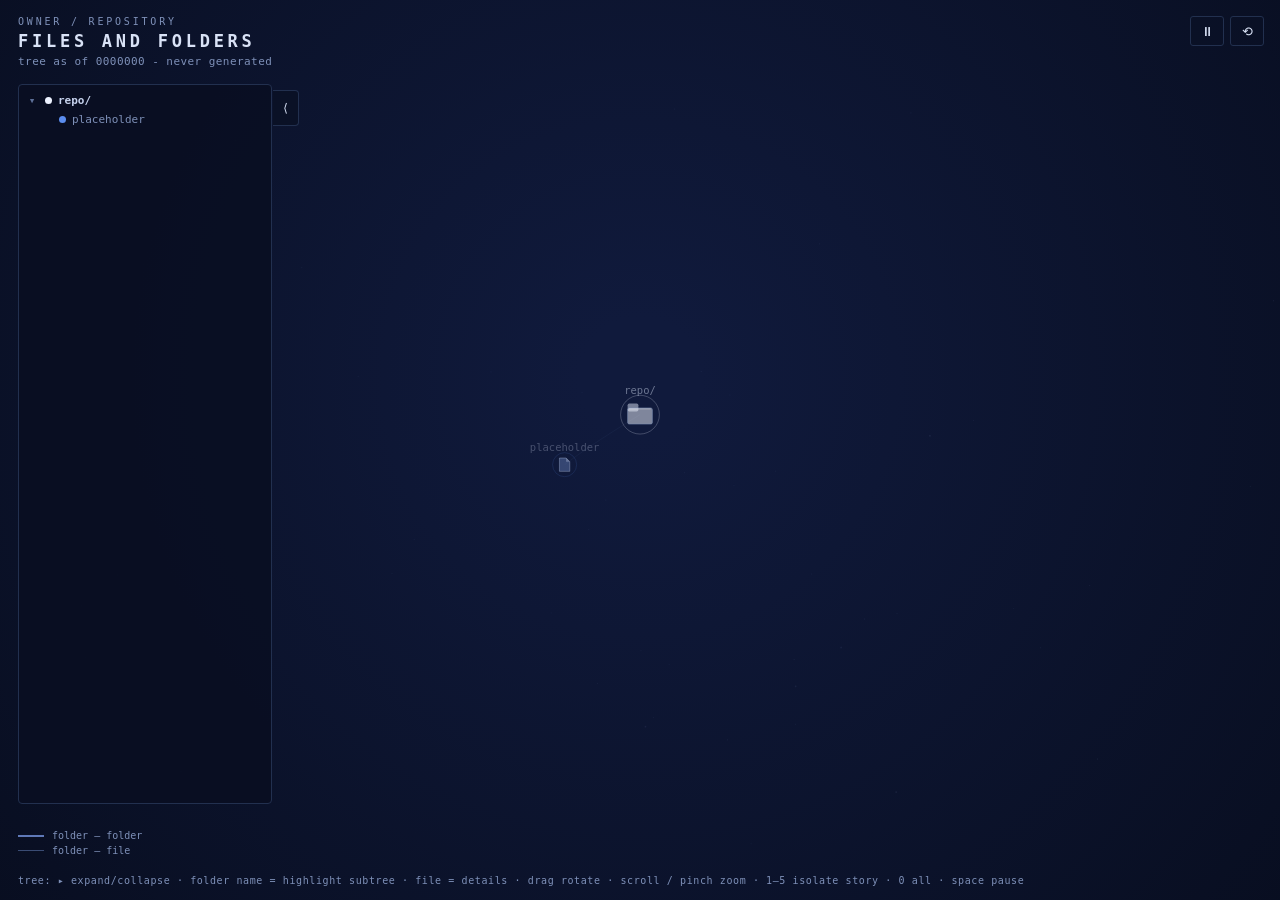
<file: module_visualisation/Files_and_Folders_Visualisation.html>
<!DOCTYPE html>
<html lang="en">
<head>
<meta charset="utf-8">
<meta name="viewport" content="width=device-width, initial-scale=1">
<title>Files and Folders</title>
<style>
:root{
--bg-deep:#070C1C; --bg-glow:#101A3C;
--text:#D9E2F6; --dim:#7E90B8; --line:#22304F;
--s1:#5B8DEF; --s2:#2BD4BD; --s3:#F2B24E; --s4:#A98BFA; --s5:#3FD68F; --core:#EDF2FF;
--mono:ui-monospace,'SF Mono','Cascadia Code',Consolas,Menlo,monospace;
--body:system-ui,-apple-system,'Segoe UI',Roboto,sans-serif;
}
*{box-sizing:border-box; margin:0; padding:0;}
html,body{height:100%; overflow:hidden; background:var(--bg-deep);}
canvas#space{position:fixed; inset:0; display:block; cursor:grab;}
canvas#space.dragging{cursor:grabbing;}
.hud{position:fixed; top:16px; left:18px; pointer-events:none; font-family:var(--mono);}
.hud .eyebrow{font-size:10px; letter-spacing:.28em; color:var(--dim); text-transform:uppercase;}
.hud h1{font-size:17px; font-weight:700; letter-spacing:.22em; color:var(--text); text-transform:uppercase; margin-top:4px;}
.hud .sub{font-size:11px; color:var(--dim); margin-top:4px; letter-spacing:.04em;}
#treeWrap{position:fixed; top:84px; left:18px; bottom:96px; width:254px; z-index:5;
transition:transform .25s ease;}
#treeWrap.closed{transform:translateX(calc(-100% - 18px));}
nav#tree{position:absolute; inset:0; overflow-y:auto; background:rgba(9,15,34,.92);
border:1px solid var(--line); border-radius:4px; padding:6px 0;
font-family:var(--mono); font-size:11px;}
#treeTab{position:absolute; right:-27px; top:6px; width:26px; height:36px;
border:1px solid var(--line); border-left:none; border-radius:0 4px 4px 0;
background:rgba(10,17,38,.9); color:var(--text); font-family:var(--mono);
font-size:12px; cursor:pointer;}
#treeTab:hover{border-color:#31456F;}
.trow{display:flex; align-items:center; gap:6px; padding:3px 10px 3px 0; cursor:pointer;
color:var(--dim); white-space:nowrap;}
.trow:hover{color:var(--text); background:rgba(24,36,70,.6);}
.trow .chev{width:14px; text-align:center; flex:none; color:#5E7099; cursor:pointer;}
.trow .chev:hover{color:var(--text);}
.trow .dot{width:7px; height:7px; border-radius:50%; flex:none;}
.trow.tfolder{color:#C7D3EE; font-weight:600;}
.trow.active{color:#FFFFFF; background:rgba(31,45,86,.9);}
.trow.inset{color:var(--text); background:rgba(20,30,60,.55);}
.edgekey{position:fixed; left:18px; bottom:44px; font-family:var(--mono); font-size:10px;
color:var(--dim); display:flex; flex-direction:column; gap:4px; pointer-events:none;}
.edgekey span{display:flex; align-items:center; gap:8px;}
.edgekey i{width:26px; height:0; border-top:2px solid var(--dim); display:inline-block;}
.edgekey i.tt{border-top-width:2.5px; border-color:#5F79B8;}
.edgekey i.tf{border-top-width:1px; border-color:#3A4C74;}
.hint{position:fixed; left:18px; bottom:14px; font-family:var(--mono); font-size:10px;
letter-spacing:.06em; color:var(--dim); pointer-events:none;}
.controls{position:fixed; top:16px; right:16px; display:flex; gap:6px; font-family:var(--mono);}
.controls button{
width:34px; height:30px; border:1px solid var(--line); border-radius:3px;
background:rgba(10,17,38,.72); color:var(--text); font-size:13px; cursor:pointer;
}
.controls button:hover{border-color:#31456F;}
.controls button:focus-visible{outline:2px solid var(--text); outline-offset:2px;}
aside#panel{
position:fixed; top:56px; right:16px; width:296px; max-width:calc(100vw - 32px);
background:rgba(9,15,34,.94); border:1px solid var(--line); border-radius:4px;
padding:14px 16px 16px; font-family:var(--body); color:var(--text);
display:none; backdrop-filter:blur(4px);
}
aside#panel.open{display:block;}
aside#panel .path{font-family:var(--mono); font-size:12px; color:var(--text);
word-break:break-all; padding-right:22px;}
aside#panel .story{display:inline-flex; align-items:center; gap:6px; margin-top:8px;
font-family:var(--mono); font-size:10px; letter-spacing:.1em; text-transform:uppercase; color:var(--dim);}
aside#panel .story .dot{width:7px; height:7px; border-radius:50%;}
aside#panel .desc{font-size:12.5px; line-height:1.5; color:#B9C6E4; margin-top:10px;}
aside#panel button.close{position:absolute; top:8px; right:8px; width:22px; height:22px;
border:none; background:none; color:var(--dim); font-size:14px; cursor:pointer; font-family:var(--mono);}
aside#panel button.close:hover{color:var(--text);}
@media (max-width:640px){
#treeWrap{width:min(74vw, 254px); top:76px; bottom:120px;}
.edgekey{display:none;}
.hint{display:none;}
aside#panel{top:auto; bottom:110px; left:12px; right:12px; width:auto;}
}
@media (prefers-reduced-motion:reduce){ .motionoff{display:none;} }
</style>
</head>
<body>
<canvas id="space"></canvas>
<header class="hud">
<div class="eyebrow" id="hudEyebrow"></div>
<h1 id="hudTitle"></h1>
<div class="sub" id="hudSub"></div>
</header>
<div id="treeWrap">
<nav id="tree" aria-label="File tree"></nav>
<button id="treeTab" title="File tree (slide in / out)">&#10216;</button>
</div>
<div class="edgekey">
<span><i class="tt"></i>folder &ndash; folder</span>
<span><i class="tf"></i>folder &ndash; file</span>
</div>
<div class="hint">tree: &#9656; expand/collapse &middot; folder name = highlight subtree &middot; file = details &middot; drag rotate &middot; scroll / pinch zoom &middot; 1&ndash;5 isolate story &middot; 0 all &middot; space pause</div>
<div class="controls">
<button id="btnPlay" title="Pause / resume rotation (space)">&#9208;</button>
<button id="btnReset" title="Reset view (0)">&#10226;</button>
</div>
<aside id="panel" aria-live="polite">
<button class="close" id="panelClose" title="Close">&#10005;</button>
<div class="path" id="pPath"></div>
<div class="story" id="pStory"></div>
<div class="desc" id="pDesc"></div>
</aside>
<script>
'use strict';
const CONFIG = {
ISLAND_RADIUS: 310,     // distance of story islands from the core
RING_Y_JITTER: 24,      // vertical offset alternation inside a ring
CAM_DIST: 1100,         // camera distance
FOV: 760,               // projection focal length
FIT_WIDTH: 1400,        // viewport width at which zoom = 1 fits the picture
ZOOM_MIN: 0.4,
ZOOM_MAX: 2.4,
AUTO_SPEED: 0.10,       // rad/s auto-rotation
START_ROT_Y: 3.491,     // scanned: best node separation at start
START_ROT_X: -0.40,
DIM_ALPHA: 0.10,        // opacity of out-of-focus elements
STAR_COUNT: 90,         // lighter background
MAX_DPR: 1.5            // pixel-ratio cap
};
/* VISUALISATION:STRUCTURE:BEGIN - written by module_visualisation/generate.py, do not edit by hand */
const META = {
title: 'Files and Folders',
eyebrow: 'owner / repository',
subtitle: 'tree as of 0000000 - never generated',
config: {}
};
const ISLANDS = {
core: { name: 'Repository root', color: '#EDF2FF' },
S1: { name: 'S1', color: '#5B8DEF' }
};
const ISLAND_ORDER = ['S1'];
const PLACE = {};
const NODES = [
{ id:'root', path:'repo/', island:'core', type:'core', role:'root', desc:'' },
{ id:'placeholder', path:'placeholder', island:'S1', type:'file', hub:true, role:'doc', desc:'' }
];
const EDGES = [
{ from:'root', to:'placeholder', kind:'tree', thick:false }
];
/* VISUALISATION:STRUCTURE:END */
Object.assign(CONFIG, META.config);
document.title = META.documentTitle;
document.getElementById('hudEyebrow').textContent = META.eyebrow;
document.getElementById('hudTitle').textContent = META.title;
document.getElementById('hudSub').textContent = META.subtitle;
const nodeById = {};
NODES.forEach(function(n){ nodeById[n.id] = n; });
const PARENT_OF = {};
EDGES.forEach(function(e){ if (e.kind === 'tree') PARENT_OF[e.to] = e.from; });
function childrenOf(id){
return EDGES.filter(function(e){ return e.kind === 'tree' && e.from === id; })
.map(function(e){ return nodeById[e.to]; });
}
function ringAround(c, members, radius, startAngle, yJitter){
members.forEach(function(m, j){
var phi = startAngle + (j + 0.5) * (2*Math.PI / members.length);
m.p = {
x: c.x + radius * Math.cos(phi),
y: c.y + [1, 0, -1][j % 3] * yJitter,   // 3-phase jitter breaks view-ray alignment
z: c.z + radius * Math.sin(phi)
};
});
}
function pathDepth(n){ return (n.path.match(/\//g) || []).length; }
function layout(){
nodeById['root'].p = { x:0, y:8, z:0 };
ISLAND_ORDER.forEach(function(key, i){
// the island count comes from the data, so a story added in JSON needs no code change
var theta = -Math.PI/2 + i * (2*Math.PI/ISLAND_ORDER.length);
var members = NODES.filter(function(n){ return n.island === key; });
var hub = members.find(function(n){ return n.hub; });
hub.p = {
x: CONFIG.ISLAND_RADIUS * Math.cos(theta),
y: 0,
z: CONFIG.ISLAND_RADIUS * Math.sin(theta)
};
members.forEach(function(n){
var pl = PLACE[n.id];
if (pl){
var a = theta + pl.da, r = CONFIG.ISLAND_RADIUS * pl.r;
n.p = { x: r*Math.cos(a), y: pl.y, z: r*Math.sin(a) };
}
});
// a member whose tree parent lives on another island can never be reached by a folder ring,
// so it takes its slot first. Folders are then walked shallowest first, which is what
// guarantees a parent already holds a position before its children are ringed around it —
// the ordering the hand-built picture got away with only because every non-hub folder
// happened to carry an explicit placement.
var loose = members.filter(function(n){
var parent = nodeById[PARENT_OF[n.id]];
return !n.hub && !n.p && (!parent || parent.island !== key);
});
if (loose.length){
ringAround(hub.p, loose, 80, theta, CONFIG.RING_Y_JITTER);
}
members.filter(function(n){ return n.type === 'folder'; })
.sort(function(a, b){ return pathDepth(a) - pathDepth(b); })
.forEach(function(f){
if (!f.p) return;
var kids = childrenOf(f.id);
if (!kids.length) return;
var rr = Math.max(72, 30 + kids.length * 6.5);
var pl = PLACE[f.id];
var jit = (pl && pl.jit != null) ? pl.jit : CONFIG.RING_Y_JITTER;
ringAround(f.p, kids, rr, theta, jit);
});
var leftover = members.filter(function(n){ return !n.p; });
if (leftover.length){
ringAround(hub.p, leftover, 110, theta, CONFIG.RING_Y_JITTER);
}
});
}
layout();
function sampleEdge(e){
var a = nodeById[e.from].p, b = nodeById[e.to].p;
var dx = b.x-a.x, dy = b.y-a.y, dz = b.z-a.z;
var len = Math.sqrt(dx*dx + dy*dy + dz*dz) || 1;
var bend = 0.05, lift = 8;
var px = -dz/len, pz = dx/len;                    // perpendicular in XZ
var m = { x:(a.x+b.x)/2 + px*len*bend, y:(a.y+b.y)/2 + lift, z:(a.z+b.z)/2 + pz*len*bend };
var N = 12;
var pts = [];
for (var i=0; i<=N; i++){
var t = i/N, u = 1-t;
pts.push({
x: u*u*a.x + 2*u*t*m.x + t*t*b.x,
y: u*u*a.y + 2*u*t*m.y + t*t*b.y,
z: u*u*a.z + 2*u*t*m.z + t*t*b.z
});
}
e.pts = pts;
}
EDGES.forEach(sampleEdge);
var STARS = [];
(function(){
var seed = 42;
function rnd(){ seed = (seed*1103515245 + 12345) % 2147483648; return seed/2147483648; }
for (var i=0; i<CONFIG.STAR_COUNT; i++){
var u = rnd()*2-1, ang = rnd()*Math.PI*2;
var r = 950 + rnd()*550, s = Math.sqrt(1-u*u);
STARS.push({ x:r*s*Math.cos(ang), y:r*u*0.6, z:r*s*Math.sin(ang), m:0.35+rnd()*0.6 });
}
})();
var canvas = document.getElementById('space');
var ctx = canvas.getContext('2d');
var W = 0, H = 0, DPR = 1;
var rotY = CONFIG.START_ROT_Y, rotX = CONFIG.START_ROT_X, zoom = 1;
var playing = true, timeMs = 0;
var activeIsland = null, selectedId = null, hoverId = null;
var subtreeId = null, subtreeSet = null;
var userZoomed = false;
var bgGrad = null;   /* the one and only declaration — resize() fills it before first draw */
function makeBgGrad(){
var g = ctx.createRadialGradient(W/2, H*0.42, 60, W/2, H*0.42, Math.max(W, H)*0.75);
g.addColorStop(0, '#101A3C');
g.addColorStop(1, '#070C1C');
return g;
}
function fitZoom(){
return Math.max(CONFIG.ZOOM_MIN, Math.min(1, W / CONFIG.FIT_WIDTH));
}
function resize(){
DPR = Math.min(window.devicePixelRatio || 1, CONFIG.MAX_DPR);
W = window.innerWidth; H = window.innerHeight;
canvas.width = W * DPR; canvas.height = H * DPR;
ctx.setTransform(DPR, 0, 0, DPR, 0, 0);
bgGrad = makeBgGrad();
if (!userZoomed){ zoom = fitZoom(); }
invalidate();
}
window.addEventListener('resize', resize);
resize();
function projectInto(p, o){
var cy = Math.cos(rotY), sy = Math.sin(rotY);
var cx = Math.cos(rotX), sx = Math.sin(rotX);
var x1 = p.x*cy - p.z*sy;
var z1 = p.x*sy + p.z*cy;
var y2 = p.y*cx - z1*sx;
var z2 = p.y*sx + z1*cx;
var d = z2 + CONFIG.CAM_DIST;
if (d < 80) d = 80;
var s = (CONFIG.FOV * zoom) / d;
o.x = W/2 + x1*s;
o.y = H/2 - 40 + y2*s;
o.s = s;
o.d = d;
return o;
}
function project(p){
return projectInto(p, { x:0, y:0, s:0, d:0 });
}
function fog(d){
var a = 1 - (d - (CONFIG.CAM_DIST - 330)) / 660;
return Math.max(0.30, Math.min(1, a));
}
function neighbourSet(id){
var set = {}; set[id] = true;
EDGES.forEach(function(e){
if (e.from === id) set[e.to] = true;
if (e.to === id) set[e.from] = true;
});
return set;
}
function nodeAlpha(n){
if (selectedId){ return neighbourSet(selectedId)[n.id] ? 1 : CONFIG.DIM_ALPHA; }
if (hoverId){ return neighbourSet(hoverId)[n.id] ? 1 : CONFIG.DIM_ALPHA; }
if (subtreeSet){ return subtreeSet[n.id] ? 1 : CONFIG.DIM_ALPHA; }
if (activeIsland){ return (n.island === activeIsland || n.island === 'core') ? 1 : CONFIG.DIM_ALPHA; }
return 1;
}
function edgeAlpha(e){
var a = nodeAlpha(nodeById[e.from]), b = nodeAlpha(nodeById[e.to]);
var focusId = selectedId || hoverId;
if (focusId && e.from !== focusId && e.to !== focusId) return CONFIG.DIM_ALPHA * 0.7;
return Math.min(a, b);
}
var TAU = Math.PI * 2;
function hexToRgb(hex){
var v = parseInt(hex.slice(1), 16);
return [(v>>16)&255, (v>>8)&255, v&255];
}
function tintStr(hex, t){
var c = hexToRgb(hex);
var r = Math.round(c[0] + (255-c[0])*t);
var g = Math.round(c[1] + (255-c[1])*t);
var b = Math.round(c[2] + (255-c[2])*t);
return 'rgb(' + r + ',' + g + ',' + b + ')';
}
var PAL = {};
Object.keys(ISLANDS).forEach(function(k){
var col = ISLANDS[k].color;
PAL[k] = {
line:       col,
folderBody: tintStr(col, 0.28),
folderTab:  tintStr(col, 0.14),
topline:    tintStr(col, 0.75),
fileBody:   tintStr(col, 0.32),
fileFold:   tintStr(col, 0.78),
stroke:     tintStr(col, 0.72),
lines:      tintStr(col, 0.85)
};
});
var STAR_SCR = { x:0, y:0, s:0, d:0 };
function drawBackground(){
if (!bgGrad){ bgGrad = makeBgGrad(); }
ctx.globalAlpha = 1;
ctx.fillStyle = bgGrad;
ctx.fillRect(0, 0, W, H);
ctx.fillStyle = '#9FB6E8';
for (var i=0; i<STARS.length; i++){
var st = STARS[i];
projectInto(st, STAR_SCR);
if (STAR_SCR.d < 100) continue;
ctx.globalAlpha = 0.16 * st.m * fog(STAR_SCR.d) + 0.04;
ctx.fillRect(STAR_SCR.x, STAR_SCR.y, st.m > 0.8 ? 1.6 : 1, st.m > 0.8 ? 1.6 : 1);
}
}
function strokeEdge(e){
var alpha = edgeAlpha(e);
var pts = e.scr;
var midFog = fog(pts[pts.length >> 1].d);
ctx.beginPath();
ctx.moveTo(pts[0].x, pts[0].y);
for (var i=1; i<pts.length; i++) ctx.lineTo(pts[i].x, pts[i].y);
if (e.thick){          /* folder – folder */
ctx.strokeStyle = '#5F79B8';
ctx.globalAlpha = 0.75 * alpha * midFog;
ctx.lineWidth = 2.2;
} else {               /* folder – file */
ctx.strokeStyle = '#3A4C74';
ctx.globalAlpha = 0.45 * alpha * midFog;
ctx.lineWidth = 1;
}
ctx.stroke();
}
function pathRoundRect(x, y, w, h, r){
ctx.beginPath();
ctx.moveTo(x + r, y);
ctx.lineTo(x + w - r, y);
ctx.quadraticCurveTo(x + w, y, x + w, y + r);
ctx.lineTo(x + w, y + h - r);
ctx.quadraticCurveTo(x + w, y + h, x + w - r, y + h);
ctx.lineTo(x + r, y + h);
ctx.quadraticCurveTo(x, y + h, x, y + h - r);
ctx.lineTo(x, y + r);
ctx.quadraticCurveTo(x, y, x + r, y);
ctx.closePath();
}
function drawFolderIcon(pr, P, alpha, u, isCore){
var bw = 2.3*u, bh = 1.5*u, tw = 1.0*u, th = 0.42*u;
var rad = Math.max(1.2, 0.16*u);
var x0 = pr.x - bw/2, y0 = pr.y - bh/2 + th*0.3;
ctx.globalAlpha = alpha;
pathRoundRect(x0, y0 - th, tw, th + rad*2, rad);
ctx.fillStyle = isCore ? '#DDE5F6' : P.folderTab;
ctx.fill();
pathRoundRect(x0, y0, bw, bh, rad);
ctx.fillStyle = isCore ? '#EEF2FB' : P.folderBody;
ctx.fill();
ctx.strokeStyle = isCore ? '#7E90B8' : P.stroke;
ctx.lineWidth = 1;
ctx.stroke();
ctx.globalAlpha = alpha * 0.6;
ctx.beginPath();
ctx.moveTo(x0 + rad, y0 + 1);
ctx.lineTo(x0 + bw - rad, y0 + 1);
ctx.strokeStyle = P.topline;
ctx.stroke();
}
function drawFileIcon(pr, P, alpha, u, isArtifact){
var fw = 1.55*u, fh = 2.0*u, fold = 0.55*u;
var x0 = pr.x - fw/2, y0 = pr.y - fh/2;
if (isArtifact){
ctx.globalAlpha = alpha * 0.30;   /* cheap halo instead of shadowBlur */
ctx.fillStyle = P.line;
ctx.beginPath();
ctx.arc(pr.x, pr.y, 1.7*u, 0, TAU);
ctx.fill();
}
ctx.globalAlpha = alpha;
ctx.beginPath();
ctx.moveTo(x0, y0);
ctx.lineTo(x0 + fw - fold, y0);
ctx.lineTo(x0 + fw, y0 + fold);
ctx.lineTo(x0 + fw, y0 + fh);
ctx.lineTo(x0, y0 + fh);
ctx.closePath();
ctx.fillStyle = P.fileBody;
ctx.fill();
ctx.strokeStyle = P.stroke;
ctx.lineWidth = 1;
ctx.stroke();
ctx.beginPath();
ctx.moveTo(x0 + fw - fold, y0);
ctx.lineTo(x0 + fw - fold, y0 + fold);
ctx.lineTo(x0 + fw, y0 + fold);
ctx.closePath();
ctx.fillStyle = P.fileFold;
ctx.fill();
if (isArtifact){
var s = 0.42*u;
ctx.save();
ctx.translate(pr.x, y0 + fh*0.62);
ctx.rotate(Math.PI/4);
ctx.globalAlpha = alpha * 0.92;
ctx.fillStyle = '#FFFFFF';
ctx.fillRect(-s/2, -s/2, s, s);
ctx.strokeStyle = P.line;
ctx.strokeRect(-s/2, -s/2, s, s);
ctx.restore();
} else if (fw > 11){
ctx.globalAlpha = alpha * 0.5;
ctx.strokeStyle = P.lines;
ctx.lineWidth = 1;
for (var i = 0; i < 3; i++){
var ly = y0 + fh*0.40 + i*fh*0.17;
ctx.beginPath();
ctx.moveTo(x0 + fw*0.18, ly);
ctx.lineTo(x0 + fw*0.78, ly);
ctx.stroke();
}
}
}
function drawNode(n, pr){
var P = PAL[n.island];
var alpha = nodeAlpha(n) * fog(pr.d);
var base = (n.type === 'core') ? 17 : (n.type === 'folder') ? 13 : (n.hub ? 13 : 8);
var u = base * pr.s;
if (n.type === 'folder' || n.type === 'core'){
drawFolderIcon(pr, P, alpha, u, n.type === 'core');
} else {
drawFileIcon(pr, P, alpha, u, n.role === 'artifact');
}
if (n.type === 'core' || n.hub){
ctx.globalAlpha = 0.45 * alpha;
ctx.beginPath();
ctx.strokeStyle = P.line;
ctx.lineWidth = 1;
ctx.arc(pr.x, pr.y, 1.8*u, 0, TAU);
ctx.stroke();
}
if (n.id === selectedId){
ctx.globalAlpha = 0.55 + 0.30*Math.sin(timeMs/300);
ctx.beginPath();
ctx.strokeStyle = '#FFFFFF';
ctx.lineWidth = 1.4;
ctx.arc(pr.x, pr.y, 2.1*u, 0, TAU);
ctx.stroke();
}
}
function labelVisible(n){
if (n.hub || n.type === 'core') return true;
if (subtreeSet && subtreeSet[n.id]) return true;
if (selectedId && neighbourSet(selectedId)[n.id]) return true;
if (hoverId && neighbourSet(hoverId)[n.id]) return true;
if (activeIsland && n.island === activeIsland) return true;
return false;
}
function drawLabel(n, pr){
if (!labelVisible(n)) return;
var alpha = nodeAlpha(n) * fog(pr.d);
if (alpha < 0.2 || pr.s < 0.45) return;
var name = n.path.replace(/\/$/, '').split('/').pop() + (n.type !== 'file' ? '/' : '');
if (n.type === 'core') name = 'repo/';
ctx.globalAlpha = 0.92 * alpha;
var base = (n.type === 'core') ? 17 : (n.hub || n.type === 'folder') ? 13 : 8;
var lift = ((n.type === 'folder' || n.type === 'core') ? 1.25 : 1.05) * base * pr.s;
ctx.fillText(name, pr.x, pr.y - lift - 7);
}
var prefersReducedMotion = window.matchMedia &&
window.matchMedia('(prefers-reduced-motion: reduce)').matches;
var projCache = {};
var rafId = null, needsFrame = true, lastDraw = 0;
function draw(){
drawBackground();
var i, e, n, j;
for (i=0; i<EDGES.length; i++){
e = EDGES[i];
if (!e.scr){
e.scr = [];
for (j=0; j<e.pts.length; j++) e.scr.push({ x:0, y:0, s:0, d:0 });
}
for (j=0; j<e.pts.length; j++) projectInto(e.pts[j], e.scr[j]);
}
var edgeOrder = EDGES.slice().sort(function(a, b){
return b.scr[b.scr.length >> 1].d - a.scr[a.scr.length >> 1].d;
});
for (i=0; i<edgeOrder.length; i++) strokeEdge(edgeOrder[i]);
for (i=0; i<NODES.length; i++){
n = NODES[i];
if (!n.scr) n.scr = { x:0, y:0, s:0, d:0 };
projCache[n.id] = projectInto(n.p, n.scr);
}
var order = NODES.slice().sort(function(a, b){
return projCache[b.id].d - projCache[a.id].d;
});
for (i=0; i<order.length; i++) drawNode(order[i], projCache[order[i].id]);
ctx.font = '10.5px ui-monospace, Consolas, monospace';
ctx.textAlign = 'center';
ctx.fillStyle = '#D9E2F6';
for (i=0; i<order.length; i++) drawLabel(order[i], projCache[order[i].id]);
ctx.globalAlpha = 1;
}
function tick(now){
rafId = null;
var animating = playing && !prefersReducedMotion;
var dt = lastDraw ? Math.min(now - lastDraw, 100) : 16;
if (animating && !dragState.down){ rotY += CONFIG.AUTO_SPEED * dt / 1000; }
timeMs = now;
draw();               /* every vsync frame while animating — even pacing, no judder */
lastDraw = now;
needsFrame = false;
if (animating || needsFrame){ scheduleFrame(); }
}
function scheduleFrame(){
if (rafId == null){ rafId = requestAnimationFrame(tick); }
}
function invalidate(){
needsFrame = true;
scheduleFrame();
}
scheduleFrame();
var dragState = { down:false, moved:false, x:0, y:0, id:null };
var pointers = {};
function hitTest(mx, my){
var best = null, bestDist = 1e9;
NODES.forEach(function(n){
var pr = projCache[n.id] || project(n.p);
var base = (n.type === 'core') ? 17 : (n.hub || n.type === 'folder') ? 13 : 8;
var r = Math.max(1.3 * base * pr.s + 8, 15);
var dx = mx - pr.x, dy = my - pr.y;
var d2 = dx*dx + dy*dy;
if (d2 < r*r && d2 < bestDist){ best = n; bestDist = d2; }
});
return best;
}
canvas.addEventListener('pointerdown', function(ev){
canvas.setPointerCapture(ev.pointerId);
pointers[ev.pointerId] = { x:ev.clientX, y:ev.clientY };
dragState.down = true; dragState.moved = false;
dragState.x = ev.clientX; dragState.y = ev.clientY;
canvas.classList.add('dragging');
});
canvas.addEventListener('pointermove', function(ev){
if (pointers[ev.pointerId]){
pointers[ev.pointerId].x = ev.clientX;
pointers[ev.pointerId].y = ev.clientY;
}
var keys = Object.keys(pointers);
if (keys.length === 2){
var p1 = pointers[keys[0]], p2 = pointers[keys[1]];
var dist = Math.hypot(p1.x - p2.x, p1.y - p2.y);
if (dragState.pinch){
userZoomed = true;
zoom = Math.max(CONFIG.ZOOM_MIN, Math.min(CONFIG.ZOOM_MAX, zoom * dist / dragState.pinch));
invalidate();
}
dragState.pinch = dist;
dragState.moved = true;
return;
}
dragState.pinch = null;
if (dragState.down){
var dx = ev.clientX - dragState.x, dy = ev.clientY - dragState.y;
if (Math.abs(dx) + Math.abs(dy) > 4) dragState.moved = true;
rotY += dx * 0.005;
rotX = Math.max(-1.2, Math.min(1.2, rotX + dy * 0.005));
dragState.x = ev.clientX; dragState.y = ev.clientY;
invalidate();
} else if (ev.pointerType === 'mouse'){
var h = hitTest(ev.clientX, ev.clientY);
var hid = h ? h.id : null;
if (hid !== hoverId){
hoverId = hid;
invalidate();
}
canvas.style.cursor = h ? 'pointer' : 'grab';
}
});
function endPointer(ev){
delete pointers[ev.pointerId];
if (Object.keys(pointers).length < 2) dragState.pinch = null;
if (Object.keys(pointers).length === 0){
canvas.classList.remove('dragging');
if (dragState.down && !dragState.moved){
var h = hitTest(ev.clientX, ev.clientY);
if (h){ select(h.id); } else { select(null); }
}
dragState.down = false;
}
}
canvas.addEventListener('pointerup', endPointer);
canvas.addEventListener('pointercancel', endPointer);
canvas.addEventListener('wheel', function(ev){
ev.preventDefault();
userZoomed = true;
zoom = Math.max(CONFIG.ZOOM_MIN, Math.min(CONFIG.ZOOM_MAX, zoom * (1 - ev.deltaY * 0.0012)));
invalidate();
}, { passive:false });
var panel = document.getElementById('panel');
function select(id){
selectedId = id;
invalidate();
if (!id){ panel.classList.remove('open'); return; }
var n = nodeById[id];
var isl = ISLANDS[n.island];
document.getElementById('pPath').textContent = n.path;
var st = document.getElementById('pStory');
st.innerHTML = '';
var dot = document.createElement('span');
dot.className = 'dot'; dot.style.background = isl.color;
st.appendChild(dot);
st.appendChild(document.createTextNode(isl.name + ' · ' + n.role));
document.getElementById('pDesc').textContent = n.desc;
panel.classList.add('open');
}
document.getElementById('panelClose').addEventListener('click', function(){ select(null); });
var treeWrap = document.getElementById('treeWrap');
var treeEl = document.getElementById('tree');
var treeTab = document.getElementById('treeTab');
var TREE_CHILDREN = {};
var TREE_PARENT = {};
EDGES.forEach(function(e){
if (e.kind !== 'tree') return;
if (!TREE_CHILDREN[e.from]) TREE_CHILDREN[e.from] = [];
TREE_CHILDREN[e.from].push(e.to);
TREE_PARENT[e.to] = e.from;
});
var expanded = { root: true };   /* IDE default: root open, subfolders closed */
var TREE_ROWS = [];
function descendantSet(id){
var set = {};
var stack = [id];
while (stack.length){
var cur = stack.pop();
if (set[cur]) continue;
set[cur] = true;
(TREE_CHILDREN[cur] || []).forEach(function(c){ stack.push(c); });
}
return set;
}
function isRowVisible(id){
var p = TREE_PARENT[id];
while (p !== undefined){
if (!expanded[p]) return false;
p = TREE_PARENT[p];
}
return true;
}
function refreshTree(){
TREE_ROWS.forEach(function(row){
var id = row.dataset.id;
row.style.display = isRowVisible(id) ? 'flex' : 'none';
row.classList.toggle('active', subtreeId !== null && id === subtreeId);
row.classList.toggle('inset',
!!(subtreeSet && subtreeSet[id] && id !== subtreeId));
if (row.chevEl && row.hasKids){
row.chevEl.textContent = expanded[id] ? '▾' : '▸';
}
});
}
function clearSubtree(){
subtreeId = null; subtreeSet = null;
refreshTree();
invalidate();
}
function expandBranch(id){
Object.keys(descendantSet(id)).forEach(function(k){
if (TREE_CHILDREN[k]) expanded[k] = true;
});
}
function setSubtree(id){
if (subtreeId === id){ clearSubtree(); return; }
subtreeId = id;
subtreeSet = descendantSet(id);
activeIsland = null;
select(null);
expandBranch(id);   /* highlighting a folder opens its branch, IDE-style */
refreshTree();
invalidate();
}
function buildTree(){
function addRow(id, depth){
var nd = nodeById[id];
var hasKids = !!TREE_CHILDREN[id];
var row = document.createElement('div');
row.className = 'trow ' + ((nd.type === 'file') ? 'tfile' : 'tfolder');
row.dataset.id = id;
row.style.paddingLeft = (6 + depth*14) + 'px';
var chev = document.createElement('span');
chev.className = 'chev';
chev.textContent = hasKids ? '▸' : ' ';
if (hasKids){
chev.addEventListener('click', function(ev){
ev.stopPropagation();
expanded[id] = !expanded[id];
refreshTree();
});
}
row.appendChild(chev);
row.chevEl = chev;
row.hasKids = hasKids;
var dot = document.createElement('span');
dot.className = 'dot';
dot.style.background = ISLANDS[nd.island].color;
row.appendChild(dot);
var name = nd.path.replace(/\/$/, '').split('/').pop() + (nd.type !== 'file' ? '/' : '');
if (nd.type === 'core') name = 'repo/';
row.appendChild(document.createTextNode(name));
row.addEventListener('click', function(){
if (nd.type === 'file'){ select(id); } else { setSubtree(id); }
});
treeEl.appendChild(row);
TREE_ROWS.push(row);
// code-point order, not localeCompare: the sidebar has to agree with the order the
// generator emitted, and localeCompare answers differently per locale
var kids = (TREE_CHILDREN[id] || []).slice().sort(function(a, b){
var na = nodeById[a], nb = nodeById[b];
var fa = (na.type === 'file') ? 1 : 0, fb = (nb.type === 'file') ? 1 : 0;
if (fa !== fb) return fa - fb;
return na.path < nb.path ? -1 : na.path > nb.path ? 1 : 0;
});
kids.forEach(function(c){ addRow(c, depth + 1); });
}
addRow('root', 0);
refreshTree();
}
buildTree();
function setTreeOpen(open){
treeWrap.classList.toggle('closed', !open);
treeTab.textContent = open ? '⟨' : '⟩';
}
treeTab.addEventListener('click', function(){
setTreeOpen(treeWrap.classList.contains('closed'));
});
setTreeOpen(window.innerWidth > 640);
function setIsland(key){
activeIsland = (activeIsland === key) ? null : key;
clearSubtree();
selectedId = null;
panel.classList.remove('open');
invalidate();
}
var btnPlay = document.getElementById('btnPlay');
function setPlaying(v){
playing = v;
btnPlay.textContent = playing ? '⏸' : '▶';
invalidate();
}
btnPlay.addEventListener('click', function(){ setPlaying(!playing); });
function resetView(){
rotY = CONFIG.START_ROT_Y; rotX = CONFIG.START_ROT_X;
userZoomed = false; zoom = fitZoom();
activeIsland = null;
clearSubtree();
select(null);
}
document.getElementById('btnReset').addEventListener('click', resetView);
window.addEventListener('keydown', function(ev){
if (ev.key === ' '){ ev.preventDefault(); setPlaying(!playing); }
else if (ev.key >= '1' && ev.key <= '9'){ setIsland('S' + ev.key); }
else if (ev.key === '0' || ev.key === 'Escape'){ resetView(); }
});
</script>
</body>
</html>
</file>
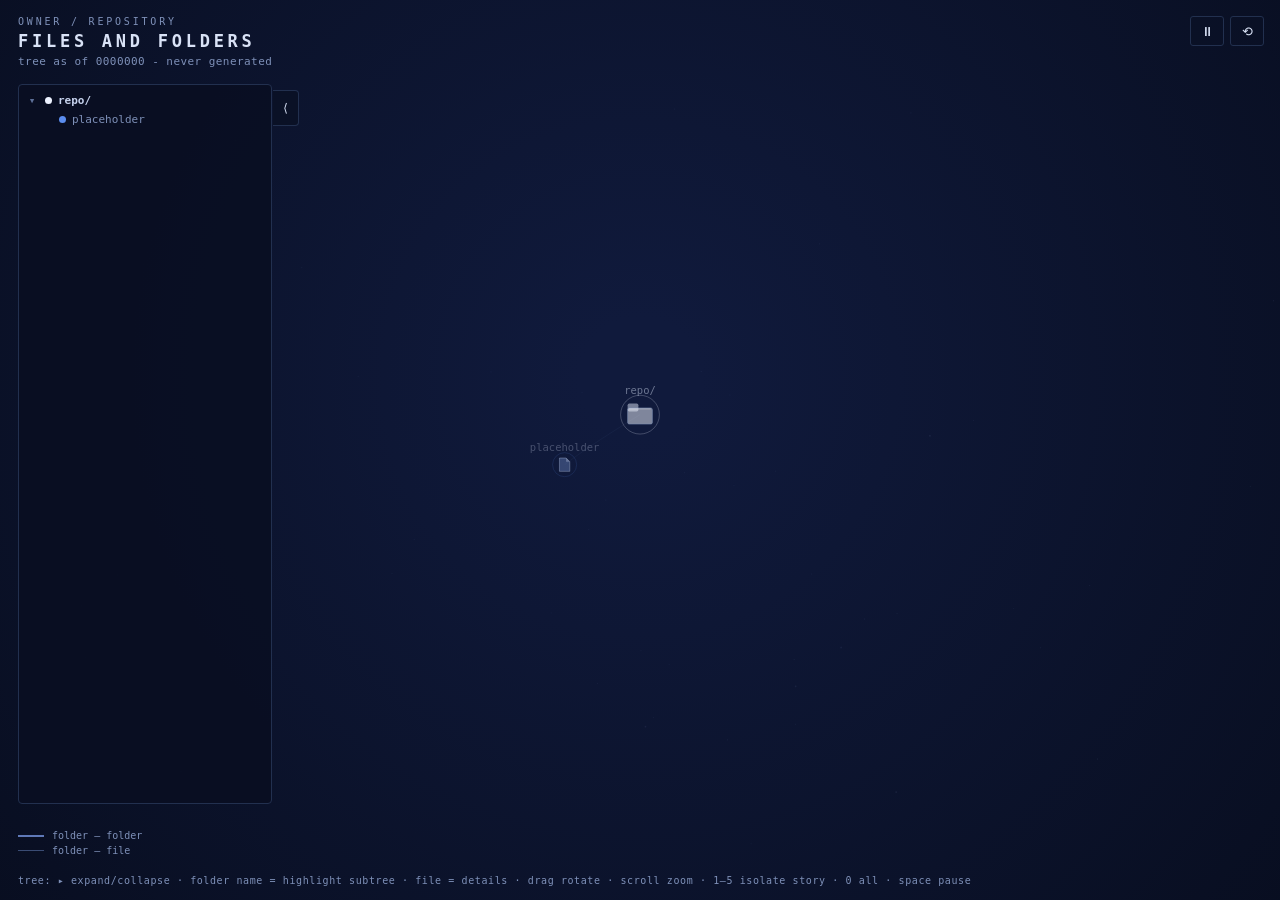
<file: module_visualisation/files_and_folders_visualisation_template.html>
<!DOCTYPE html>
<html lang="en">
<head>
<meta charset="utf-8">
<title>Files and Folders</title>
<style>
:root{
--bg-deep:#070C1C; --bg-glow:#101A3C;
--text:#D9E2F6; --dim:#7E90B8; --line:#22304F;
--s1:#5B8DEF; --s2:#2BD4BD; --s3:#F2B24E; --s4:#A98BFA; --s5:#3FD68F; --core:#EDF2FF;
--mono:ui-monospace,'SF Mono','Cascadia Code',Consolas,Menlo,monospace;
--body:system-ui,-apple-system,'Segoe UI',Roboto,sans-serif;
}
*{box-sizing:border-box; margin:0; padding:0;}
html,body{height:100%; overflow:hidden; background:var(--bg-deep);}
canvas#space{position:fixed; inset:0; display:block; cursor:grab;}
canvas#space.dragging{cursor:grabbing;}
.hud{position:fixed; top:16px; left:18px; pointer-events:none; font-family:var(--mono);}
.hud .eyebrow{font-size:10px; letter-spacing:.28em; color:var(--dim); text-transform:uppercase;}
.hud h1{font-size:17px; font-weight:700; letter-spacing:.22em; color:var(--text); text-transform:uppercase; margin-top:4px;}
.hud .sub{font-size:11px; color:var(--dim); margin-top:4px; letter-spacing:.04em;}
#treeWrap{position:fixed; top:84px; left:18px; bottom:96px; width:254px; z-index:5;
transition:transform .25s ease;}
#treeWrap.closed{transform:translateX(calc(-100% - 18px));}
nav#tree{position:absolute; inset:0; overflow-y:auto; background:rgba(9,15,34,.92);
border:1px solid var(--line); border-radius:4px; padding:6px 0;
font-family:var(--mono); font-size:11px;}
#treeTab{position:absolute; right:-27px; top:6px; width:26px; height:36px;
border:1px solid var(--line); border-left:none; border-radius:0 4px 4px 0;
background:rgba(10,17,38,.9); color:var(--text); font-family:var(--mono);
font-size:12px; cursor:pointer;}
#treeTab:hover{border-color:#31456F;}
.trow{display:flex; align-items:center; gap:6px; padding:3px 10px 3px 0; cursor:pointer;
color:var(--dim); white-space:nowrap;}
.trow:hover{color:var(--text); background:rgba(24,36,70,.6);}
.trow .chev{width:14px; text-align:center; flex:none; color:#5E7099; cursor:pointer;}
.trow .chev:hover{color:var(--text);}
.trow .dot{width:7px; height:7px; border-radius:50%; flex:none;}
.trow.tfolder{color:#C7D3EE; font-weight:600;}
.trow.active{color:#FFFFFF; background:rgba(31,45,86,.9);}
.trow.inset{color:var(--text); background:rgba(20,30,60,.55);}
.edgekey{position:fixed; left:18px; bottom:44px; font-family:var(--mono); font-size:10px;
color:var(--dim); display:flex; flex-direction:column; gap:4px; pointer-events:none;}
.edgekey span{display:flex; align-items:center; gap:8px;}
.edgekey i{width:26px; height:0; border-top:2px solid var(--dim); display:inline-block;}
.edgekey i.tt{border-top-width:2.5px; border-color:#5F79B8;}
.edgekey i.tf{border-top-width:1px; border-color:#3A4C74;}
.hint{position:fixed; left:18px; bottom:14px; font-family:var(--mono); font-size:10px;
letter-spacing:.06em; color:var(--dim); pointer-events:none;}
.controls{position:fixed; top:16px; right:16px; display:flex; gap:6px; font-family:var(--mono);}
.controls button{
width:34px; height:30px; border:1px solid var(--line); border-radius:3px;
background:rgba(10,17,38,.72); color:var(--text); font-size:13px; cursor:pointer;
}
.controls button:hover{border-color:#31456F;}
.controls button:focus-visible{outline:2px solid var(--text); outline-offset:2px;}
aside#panel{
position:fixed; top:56px; right:16px; width:296px; max-width:calc(100vw - 32px);
background:rgba(9,15,34,.94); border:1px solid var(--line); border-radius:4px;
padding:14px 16px 16px; font-family:var(--body); color:var(--text);
display:none; backdrop-filter:blur(4px);
}
aside#panel.open{display:block;}
aside#panel .path{font-family:var(--mono); font-size:12px; color:var(--text);
word-break:break-all; padding-right:22px;}
aside#panel .story{display:inline-flex; align-items:center; gap:6px; margin-top:8px;
font-family:var(--mono); font-size:10px; letter-spacing:.1em; text-transform:uppercase; color:var(--dim);}
aside#panel .story .dot{width:7px; height:7px; border-radius:50%;}
aside#panel .desc{font-size:12.5px; line-height:1.5; color:#B9C6E4; margin-top:10px;}
aside#panel button.close{position:absolute; top:8px; right:8px; width:22px; height:22px;
border:none; background:none; color:var(--dim); font-size:14px; cursor:pointer; font-family:var(--mono);}
aside#panel button.close:hover{color:var(--text);}
</style>
</head>
<body>
<canvas id="space"></canvas>
<header class="hud">
<div class="eyebrow" id="hudEyebrow"></div>
<h1 id="hudTitle"></h1>
<div class="sub" id="hudSub"></div>
</header>
<div id="treeWrap">
<nav id="tree" aria-label="File tree"></nav>
<button id="treeTab" title="File tree (slide in / out)">&#10216;</button>
</div>
<div class="edgekey">
<span><i class="tt"></i>folder &ndash; folder</span>
<span><i class="tf"></i>folder &ndash; file</span>
</div>
<div class="hint">tree: &#9656; expand/collapse &middot; folder name = highlight subtree &middot; file = details &middot; drag rotate &middot; scroll zoom &middot; 1&ndash;5 isolate story &middot; 0 all &middot; space pause</div>
<div class="controls">
<button id="btnPlay" title="Pause / resume rotation (space)">&#9208;</button>
<button id="btnReset" title="Reset view (0)">&#10226;</button>
</div>
<aside id="panel" aria-live="polite">
<button class="close" id="panelClose" title="Close">&#10005;</button>
<div class="path" id="pPath"></div>
<div class="story" id="pStory"></div>
<div class="desc" id="pDesc"></div>
</aside>
<script>
'use strict';
const CONFIG = {
ISLAND_RADIUS: 310,     // distance of story islands from the core
RING_Y_JITTER: 24,      // vertical offset alternation inside a ring
CAM_DIST: 1100,         // camera distance
FOV: 760,               // projection focal length
FIT_WIDTH: 1400,        // viewport width at which zoom = 1 fits the picture
ZOOM_MIN: 0.4,
ZOOM_MAX: 2.4,
AUTO_SPEED: 0.10,       // rad/s auto-rotation
START_ROT_Y: 3.491,     // scanned: best node separation at start
START_ROT_X: -0.40,
DIM_ALPHA: 0.10,        // opacity of out-of-focus elements
STAR_COUNT: 90,         // lighter background
MAX_DPR: 1.5            // pixel-ratio cap
};
/* VISUALISATION:STRUCTURE:BEGIN - written by module_visualisation/generate.py, do not edit by hand */
const META = {
title: 'Files and Folders',
eyebrow: 'owner / repository',
subtitle: 'tree as of 0000000 - never generated',
config: {}
};
const ISLANDS = {
core: { name: 'Repository root', color: '#EDF2FF' },
S1: { name: 'S1', color: '#5B8DEF' }
};
const ISLAND_ORDER = ['S1'];
const PLACE = {};
const NODES = [
{ id:'root', path:'repo/', island:'core', type:'core', role:'root', desc:'' },
{ id:'placeholder', path:'placeholder', island:'S1', type:'file', hub:true, role:'doc', desc:'' }
];
const EDGES = [
{ from:'root', to:'placeholder', type:'tree', thick:false }
];
/* VISUALISATION:STRUCTURE:END */
Object.assign(CONFIG, META.config);
document.title = META.documentTitle;
document.getElementById('hudEyebrow').textContent = META.eyebrow;
document.getElementById('hudTitle').textContent = META.title;
document.getElementById('hudSub').textContent = META.subtitle;
const nodeById = {};
NODES.forEach(function(n){ nodeById[n.id] = n; });
const PARENT_OF = {};
EDGES.forEach(function(e){ if (e.type === 'tree') PARENT_OF[e.to] = e.from; });
function childrenOf(id){
return EDGES.filter(function(e){ return e.type === 'tree' && e.from === id; })
.map(function(e){ return nodeById[e.to]; });
}
function ringAround(c, members, radius, startAngle, yJitter){
members.forEach(function(m, j){
var phi = startAngle + (j + 0.5) * (2*Math.PI / members.length);
m.p = {
x: c.x + radius * Math.cos(phi),
y: c.y + [1, 0, -1][j % 3] * yJitter,   // 3-phase jitter breaks view-ray alignment
z: c.z + radius * Math.sin(phi)
};
});
}
function pathDepth(n){ return (n.path.match(/\//g) || []).length; }
function layout(){
nodeById['root'].p = { x:0, y:8, z:0 };
ISLAND_ORDER.forEach(function(key, i){
// the island count comes from the data, so a story added in JSON needs no code change
var theta = -Math.PI/2 + i * (2*Math.PI/ISLAND_ORDER.length);
var members = NODES.filter(function(n){ return n.island === key; });
var hub = members.find(function(n){ return n.hub; });
hub.p = {
x: CONFIG.ISLAND_RADIUS * Math.cos(theta),
y: 0,
z: CONFIG.ISLAND_RADIUS * Math.sin(theta)
};
members.forEach(function(n){
var pl = PLACE[n.id];
if (pl){
var a = theta + pl.da, r = CONFIG.ISLAND_RADIUS * pl.r;
n.p = { x: r*Math.cos(a), y: pl.y, z: r*Math.sin(a) };
}
});
// a member whose tree parent lives on another island can never be reached by a folder ring,
// so it takes its slot first. Folders are then walked shallowest first, which is what
// guarantees a parent already holds a position before its children are ringed around it —
// the ordering the hand-built picture got away with only because every non-hub folder
// happened to carry an explicit placement.
var loose = members.filter(function(n){
var parent = nodeById[PARENT_OF[n.id]];
return !n.hub && !n.p && (!parent || parent.island !== key);
});
if (loose.length){
ringAround(hub.p, loose, 80, theta, CONFIG.RING_Y_JITTER);
}
members.filter(function(n){ return n.type === 'folder'; })
.sort(function(a, b){ return pathDepth(a) - pathDepth(b); })
.forEach(function(f){
if (!f.p) return;
var kids = childrenOf(f.id);
if (!kids.length) return;
var rr = Math.max(72, 30 + kids.length * 6.5);
var pl = PLACE[f.id];
var jit = (pl && pl.jit != null) ? pl.jit : CONFIG.RING_Y_JITTER;
ringAround(f.p, kids, rr, theta, jit);
});
var leftover = members.filter(function(n){ return !n.p; });
if (leftover.length){
ringAround(hub.p, leftover, 110, theta, CONFIG.RING_Y_JITTER);
}
});
}
layout();
function sampleEdge(e){
var a = nodeById[e.from].p, b = nodeById[e.to].p;
var dx = b.x-a.x, dy = b.y-a.y, dz = b.z-a.z;
var len = Math.sqrt(dx*dx + dy*dy + dz*dz) || 1;
var bend = 0.05, lift = 8;
var px = -dz/len, pz = dx/len;                    // perpendicular in XZ
var m = { x:(a.x+b.x)/2 + px*len*bend, y:(a.y+b.y)/2 + lift, z:(a.z+b.z)/2 + pz*len*bend };
var N = 12;
var pts = [];
for (var i=0; i<=N; i++){
var t = i/N, u = 1-t;
pts.push({
x: u*u*a.x + 2*u*t*m.x + t*t*b.x,
y: u*u*a.y + 2*u*t*m.y + t*t*b.y,
z: u*u*a.z + 2*u*t*m.z + t*t*b.z
});
}
e.pts = pts;
}
EDGES.forEach(sampleEdge);
var STARS = [];
(function(){
var seed = 42;
function rnd(){ seed = (seed*1103515245 + 12345) % 2147483648; return seed/2147483648; }
for (var i=0; i<CONFIG.STAR_COUNT; i++){
var u = rnd()*2-1, ang = rnd()*Math.PI*2;
var r = 950 + rnd()*550, s = Math.sqrt(1-u*u);
STARS.push({ x:r*s*Math.cos(ang), y:r*u*0.6, z:r*s*Math.sin(ang), m:0.35+rnd()*0.6 });
}
})();
var canvas = document.getElementById('space');
var ctx = canvas.getContext('2d');
var W = 0, H = 0, DPR = 1;
var rotY = CONFIG.START_ROT_Y, rotX = CONFIG.START_ROT_X, zoom = 1;
var playing = true, timeMs = 0;
var activeIsland = null, selectedId = null, hoverId = null;
var subtreeId = null, subtreeSet = null;
var userZoomed = false;
var bgGrad = null;   /* the one and only declaration — resize() fills it before first draw */
function makeBgGrad(){
var g = ctx.createRadialGradient(W/2, H*0.42, 60, W/2, H*0.42, Math.max(W, H)*0.75);
g.addColorStop(0, '#101A3C');
g.addColorStop(1, '#070C1C');
return g;
}
function fitZoom(){
return Math.max(CONFIG.ZOOM_MIN, Math.min(1, W / CONFIG.FIT_WIDTH));
}
function resize(){
DPR = Math.min(window.devicePixelRatio || 1, CONFIG.MAX_DPR);
W = window.innerWidth; H = window.innerHeight;
canvas.width = W * DPR; canvas.height = H * DPR;
ctx.setTransform(DPR, 0, 0, DPR, 0, 0);
bgGrad = makeBgGrad();
if (!userZoomed){ zoom = fitZoom(); }
invalidate();
}
window.addEventListener('resize', resize);
resize();
function projectInto(p, o){
var cy = Math.cos(rotY), sy = Math.sin(rotY);
var cx = Math.cos(rotX), sx = Math.sin(rotX);
var x1 = p.x*cy - p.z*sy;
var z1 = p.x*sy + p.z*cy;
var y2 = p.y*cx - z1*sx;
var z2 = p.y*sx + z1*cx;
var d = z2 + CONFIG.CAM_DIST;
if (d < 80) d = 80;
var s = (CONFIG.FOV * zoom) / d;
o.x = W/2 + x1*s;
o.y = H/2 - 40 + y2*s;
o.s = s;
o.d = d;
return o;
}
function project(p){
return projectInto(p, { x:0, y:0, s:0, d:0 });
}
function fog(d){
var a = 1 - (d - (CONFIG.CAM_DIST - 330)) / 660;
return Math.max(0.30, Math.min(1, a));
}
function neighbourSet(id){
var set = {}; set[id] = true;
EDGES.forEach(function(e){
if (e.from === id) set[e.to] = true;
if (e.to === id) set[e.from] = true;
});
return set;
}
function nodeAlpha(n){
if (selectedId){ return neighbourSet(selectedId)[n.id] ? 1 : CONFIG.DIM_ALPHA; }
if (hoverId){ return neighbourSet(hoverId)[n.id] ? 1 : CONFIG.DIM_ALPHA; }
if (subtreeSet){ return subtreeSet[n.id] ? 1 : CONFIG.DIM_ALPHA; }
if (activeIsland){ return (n.island === activeIsland || n.island === 'core') ? 1 : CONFIG.DIM_ALPHA; }
return 1;
}
function edgeAlpha(e){
var a = nodeAlpha(nodeById[e.from]), b = nodeAlpha(nodeById[e.to]);
var focusId = selectedId || hoverId;
if (focusId && e.from !== focusId && e.to !== focusId) return CONFIG.DIM_ALPHA * 0.7;
return Math.min(a, b);
}
var TAU = Math.PI * 2;
function hexToRgb(hex){
var v = parseInt(hex.slice(1), 16);
return [(v>>16)&255, (v>>8)&255, v&255];
}
function tintStr(hex, t){
var c = hexToRgb(hex);
var r = Math.round(c[0] + (255-c[0])*t);
var g = Math.round(c[1] + (255-c[1])*t);
var b = Math.round(c[2] + (255-c[2])*t);
return 'rgb(' + r + ',' + g + ',' + b + ')';
}
var PAL = {};
Object.keys(ISLANDS).forEach(function(k){
var col = ISLANDS[k].color;
PAL[k] = {
line:       col,
folderBody: tintStr(col, 0.28),
folderTab:  tintStr(col, 0.14),
topline:    tintStr(col, 0.75),
fileBody:   tintStr(col, 0.32),
fileFold:   tintStr(col, 0.78),
stroke:     tintStr(col, 0.72),
lines:      tintStr(col, 0.85)
};
});
var STAR_SCR = { x:0, y:0, s:0, d:0 };
function drawBackground(){
if (!bgGrad){ bgGrad = makeBgGrad(); }
ctx.globalAlpha = 1;
ctx.fillStyle = bgGrad;
ctx.fillRect(0, 0, W, H);
ctx.fillStyle = '#9FB6E8';
for (var i=0; i<STARS.length; i++){
var st = STARS[i];
projectInto(st, STAR_SCR);
if (STAR_SCR.d < 100) continue;
ctx.globalAlpha = 0.16 * st.m * fog(STAR_SCR.d) + 0.04;
ctx.fillRect(STAR_SCR.x, STAR_SCR.y, st.m > 0.8 ? 1.6 : 1, st.m > 0.8 ? 1.6 : 1);
}
}
function strokeEdge(e){
var alpha = edgeAlpha(e);
var pts = e.scr;
var midFog = fog(pts[pts.length >> 1].d);
ctx.beginPath();
ctx.moveTo(pts[0].x, pts[0].y);
for (var i=1; i<pts.length; i++) ctx.lineTo(pts[i].x, pts[i].y);
if (e.thick){          /* folder – folder */
ctx.strokeStyle = '#5F79B8';
ctx.globalAlpha = 0.75 * alpha * midFog;
ctx.lineWidth = 2.2;
} else {               /* folder – file */
ctx.strokeStyle = '#3A4C74';
ctx.globalAlpha = 0.45 * alpha * midFog;
ctx.lineWidth = 1;
}
ctx.stroke();
}
function pathRoundRect(x, y, w, h, r){
ctx.beginPath();
ctx.moveTo(x + r, y);
ctx.lineTo(x + w - r, y);
ctx.quadraticCurveTo(x + w, y, x + w, y + r);
ctx.lineTo(x + w, y + h - r);
ctx.quadraticCurveTo(x + w, y + h, x + w - r, y + h);
ctx.lineTo(x + r, y + h);
ctx.quadraticCurveTo(x, y + h, x, y + h - r);
ctx.lineTo(x, y + r);
ctx.quadraticCurveTo(x, y, x + r, y);
ctx.closePath();
}
function drawFolderIcon(pr, P, alpha, u, isCore){
var bw = 2.3*u, bh = 1.5*u, tw = 1.0*u, th = 0.42*u;
var rad = Math.max(1.2, 0.16*u);
var x0 = pr.x - bw/2, y0 = pr.y - bh/2 + th*0.3;
ctx.globalAlpha = alpha;
pathRoundRect(x0, y0 - th, tw, th + rad*2, rad);
ctx.fillStyle = isCore ? '#DDE5F6' : P.folderTab;
ctx.fill();
pathRoundRect(x0, y0, bw, bh, rad);
ctx.fillStyle = isCore ? '#EEF2FB' : P.folderBody;
ctx.fill();
ctx.strokeStyle = isCore ? '#7E90B8' : P.stroke;
ctx.lineWidth = 1;
ctx.stroke();
ctx.globalAlpha = alpha * 0.6;
ctx.beginPath();
ctx.moveTo(x0 + rad, y0 + 1);
ctx.lineTo(x0 + bw - rad, y0 + 1);
ctx.strokeStyle = P.topline;
ctx.stroke();
}
function drawFileIcon(pr, P, alpha, u, isArtifact){
var fw = 1.55*u, fh = 2.0*u, fold = 0.55*u;
var x0 = pr.x - fw/2, y0 = pr.y - fh/2;
if (isArtifact){
ctx.globalAlpha = alpha * 0.30;   /* cheap halo instead of shadowBlur */
ctx.fillStyle = P.line;
ctx.beginPath();
ctx.arc(pr.x, pr.y, 1.7*u, 0, TAU);
ctx.fill();
}
ctx.globalAlpha = alpha;
ctx.beginPath();
ctx.moveTo(x0, y0);
ctx.lineTo(x0 + fw - fold, y0);
ctx.lineTo(x0 + fw, y0 + fold);
ctx.lineTo(x0 + fw, y0 + fh);
ctx.lineTo(x0, y0 + fh);
ctx.closePath();
ctx.fillStyle = P.fileBody;
ctx.fill();
ctx.strokeStyle = P.stroke;
ctx.lineWidth = 1;
ctx.stroke();
ctx.beginPath();
ctx.moveTo(x0 + fw - fold, y0);
ctx.lineTo(x0 + fw - fold, y0 + fold);
ctx.lineTo(x0 + fw, y0 + fold);
ctx.closePath();
ctx.fillStyle = P.fileFold;
ctx.fill();
if (isArtifact){
var s = 0.42*u;
ctx.save();
ctx.translate(pr.x, y0 + fh*0.62);
ctx.rotate(Math.PI/4);
ctx.globalAlpha = alpha * 0.92;
ctx.fillStyle = '#FFFFFF';
ctx.fillRect(-s/2, -s/2, s, s);
ctx.strokeStyle = P.line;
ctx.strokeRect(-s/2, -s/2, s, s);
ctx.restore();
} else if (fw > 11){
ctx.globalAlpha = alpha * 0.5;
ctx.strokeStyle = P.lines;
ctx.lineWidth = 1;
for (var i = 0; i < 3; i++){
var ly = y0 + fh*0.40 + i*fh*0.17;
ctx.beginPath();
ctx.moveTo(x0 + fw*0.18, ly);
ctx.lineTo(x0 + fw*0.78, ly);
ctx.stroke();
}
}
}
function drawNode(n, pr){
var P = PAL[n.island];
var alpha = nodeAlpha(n) * fog(pr.d);
var base = (n.type === 'core') ? 17 : (n.type === 'folder') ? 13 : (n.hub ? 13 : 8);
var u = base * pr.s;
if (n.type === 'folder' || n.type === 'core'){
drawFolderIcon(pr, P, alpha, u, n.type === 'core');
} else {
drawFileIcon(pr, P, alpha, u, n.role === 'artifact');
}
if (n.type === 'core' || n.hub){
ctx.globalAlpha = 0.45 * alpha;
ctx.beginPath();
ctx.strokeStyle = P.line;
ctx.lineWidth = 1;
ctx.arc(pr.x, pr.y, 1.8*u, 0, TAU);
ctx.stroke();
}
if (n.id === selectedId){
ctx.globalAlpha = 0.55 + 0.30*Math.sin(timeMs/300);
ctx.beginPath();
ctx.strokeStyle = '#FFFFFF';
ctx.lineWidth = 1.4;
ctx.arc(pr.x, pr.y, 2.1*u, 0, TAU);
ctx.stroke();
}
}
function labelVisible(n){
if (n.hub || n.type === 'core') return true;
if (subtreeSet && subtreeSet[n.id]) return true;
if (selectedId && neighbourSet(selectedId)[n.id]) return true;
if (hoverId && neighbourSet(hoverId)[n.id]) return true;
if (activeIsland && n.island === activeIsland) return true;
return false;
}
function drawLabel(n, pr){
if (!labelVisible(n)) return;
var alpha = nodeAlpha(n) * fog(pr.d);
if (alpha < 0.2 || pr.s < 0.45) return;
var name = n.path.replace(/\/$/, '').split('/').pop() + (n.type !== 'file' ? '/' : '');
if (n.type === 'core') name = 'repo/';
ctx.globalAlpha = 0.92 * alpha;
var base = (n.type === 'core') ? 17 : (n.hub || n.type === 'folder') ? 13 : 8;
var lift = ((n.type === 'folder' || n.type === 'core') ? 1.25 : 1.05) * base * pr.s;
ctx.fillText(name, pr.x, pr.y - lift - 7);
}
var prefersReducedMotion = window.matchMedia &&
window.matchMedia('(prefers-reduced-motion: reduce)').matches;
var projCache = {};
var rafId = null, needsFrame = true, lastDraw = 0;
function draw(){
drawBackground();
var i, e, n, j;
for (i=0; i<EDGES.length; i++){
e = EDGES[i];
if (!e.scr){
e.scr = [];
for (j=0; j<e.pts.length; j++) e.scr.push({ x:0, y:0, s:0, d:0 });
}
for (j=0; j<e.pts.length; j++) projectInto(e.pts[j], e.scr[j]);
}
var edgeOrder = EDGES.slice().sort(function(a, b){
return b.scr[b.scr.length >> 1].d - a.scr[a.scr.length >> 1].d;
});
for (i=0; i<edgeOrder.length; i++) strokeEdge(edgeOrder[i]);
for (i=0; i<NODES.length; i++){
n = NODES[i];
if (!n.scr) n.scr = { x:0, y:0, s:0, d:0 };
projCache[n.id] = projectInto(n.p, n.scr);
}
var order = NODES.slice().sort(function(a, b){
return projCache[b.id].d - projCache[a.id].d;
});
for (i=0; i<order.length; i++) drawNode(order[i], projCache[order[i].id]);
ctx.font = '10.5px ui-monospace, Consolas, monospace';
ctx.textAlign = 'center';
ctx.fillStyle = '#D9E2F6';
for (i=0; i<order.length; i++) drawLabel(order[i], projCache[order[i].id]);
ctx.globalAlpha = 1;
}
function tick(now){
rafId = null;
var animating = playing && !prefersReducedMotion;
var dt = lastDraw ? Math.min(now - lastDraw, 100) : 16;
if (animating && !dragState.down){ rotY += CONFIG.AUTO_SPEED * dt / 1000; }
timeMs = now;
draw();               /* every vsync frame while animating — even pacing, no judder */
lastDraw = now;
needsFrame = false;
if (animating || needsFrame){ scheduleFrame(); }
}
function scheduleFrame(){
if (rafId == null){ rafId = requestAnimationFrame(tick); }
}
function invalidate(){
needsFrame = true;
scheduleFrame();
}
scheduleFrame();
var dragState = { down:false, moved:false, x:0, y:0, id:null };
var pointers = {};
function hitTest(mx, my){
var best = null, bestDist = 1e9;
NODES.forEach(function(n){
var pr = projCache[n.id] || project(n.p);
var base = (n.type === 'core') ? 17 : (n.hub || n.type === 'folder') ? 13 : 8;
var r = Math.max(1.3 * base * pr.s + 8, 15);
var dx = mx - pr.x, dy = my - pr.y;
var d2 = dx*dx + dy*dy;
if (d2 < r*r && d2 < bestDist){ best = n; bestDist = d2; }
});
return best;
}
canvas.addEventListener('pointerdown', function(ev){
canvas.setPointerCapture(ev.pointerId);
pointers[ev.pointerId] = { x:ev.clientX, y:ev.clientY };
dragState.down = true; dragState.moved = false;
dragState.x = ev.clientX; dragState.y = ev.clientY;
canvas.classList.add('dragging');
});
canvas.addEventListener('pointermove', function(ev){
if (pointers[ev.pointerId]){
pointers[ev.pointerId].x = ev.clientX;
pointers[ev.pointerId].y = ev.clientY;
}
if (dragState.down){
var dx = ev.clientX - dragState.x, dy = ev.clientY - dragState.y;
if (Math.abs(dx) + Math.abs(dy) > 4) dragState.moved = true;
rotY += dx * 0.005;
rotX = Math.max(-1.2, Math.min(1.2, rotX + dy * 0.005));
dragState.x = ev.clientX; dragState.y = ev.clientY;
invalidate();
} else if (ev.pointerType === 'mouse'){
var h = hitTest(ev.clientX, ev.clientY);
var hid = h ? h.id : null;
if (hid !== hoverId){
hoverId = hid;
invalidate();
}
canvas.style.cursor = h ? 'pointer' : 'grab';
}
});
function endPointer(ev){
delete pointers[ev.pointerId];
if (Object.keys(pointers).length === 0){
canvas.classList.remove('dragging');
if (dragState.down && !dragState.moved){
var h = hitTest(ev.clientX, ev.clientY);
if (h){ select(h.id); } else { select(null); }
}
dragState.down = false;
}
}
canvas.addEventListener('pointerup', endPointer);
canvas.addEventListener('pointercancel', endPointer);
canvas.addEventListener('wheel', function(ev){
ev.preventDefault();
userZoomed = true;
zoom = Math.max(CONFIG.ZOOM_MIN, Math.min(CONFIG.ZOOM_MAX, zoom * (1 - ev.deltaY * 0.0012)));
invalidate();
}, { passive:false });
var panel = document.getElementById('panel');
function select(id){
selectedId = id;
invalidate();
if (!id){ panel.classList.remove('open'); return; }
var n = nodeById[id];
var isl = ISLANDS[n.island];
document.getElementById('pPath').textContent = n.path;
var st = document.getElementById('pStory');
st.innerHTML = '';
var dot = document.createElement('span');
dot.className = 'dot'; dot.style.background = isl.color;
st.appendChild(dot);
st.appendChild(document.createTextNode(isl.name + ' · ' + n.role));
document.getElementById('pDesc').textContent = n.desc;
panel.classList.add('open');
}
document.getElementById('panelClose').addEventListener('click', function(){ select(null); });
var treeWrap = document.getElementById('treeWrap');
var treeEl = document.getElementById('tree');
var treeTab = document.getElementById('treeTab');
var TREE_CHILDREN = {};
var TREE_PARENT = {};
EDGES.forEach(function(e){
if (e.type !== 'tree') return;
if (!TREE_CHILDREN[e.from]) TREE_CHILDREN[e.from] = [];
TREE_CHILDREN[e.from].push(e.to);
TREE_PARENT[e.to] = e.from;
});
var expanded = { root: true };   /* IDE default: root open, subfolders closed */
var TREE_ROWS = [];
function descendantSet(id){
var set = {};
var stack = [id];
while (stack.length){
var cur = stack.pop();
if (set[cur]) continue;
set[cur] = true;
(TREE_CHILDREN[cur] || []).forEach(function(c){ stack.push(c); });
}
return set;
}
function isRowVisible(id){
var p = TREE_PARENT[id];
while (p !== undefined){
if (!expanded[p]) return false;
p = TREE_PARENT[p];
}
return true;
}
function refreshTree(){
TREE_ROWS.forEach(function(row){
var id = row.dataset.id;
row.style.display = isRowVisible(id) ? 'flex' : 'none';
row.classList.toggle('active', subtreeId !== null && id === subtreeId);
row.classList.toggle('inset',
!!(subtreeSet && subtreeSet[id] && id !== subtreeId));
if (row.chevEl && row.hasKids){
row.chevEl.textContent = expanded[id] ? '▾' : '▸';
}
});
}
function clearSubtree(){
subtreeId = null; subtreeSet = null;
refreshTree();
invalidate();
}
function expandBranch(id){
Object.keys(descendantSet(id)).forEach(function(k){
if (TREE_CHILDREN[k]) expanded[k] = true;
});
}
function setSubtree(id){
if (subtreeId === id){ clearSubtree(); return; }
subtreeId = id;
subtreeSet = descendantSet(id);
activeIsland = null;
select(null);
expandBranch(id);   /* highlighting a folder opens its branch, IDE-style */
refreshTree();
invalidate();
}
function buildTree(){
function addRow(id, depth){
var nd = nodeById[id];
var hasKids = !!TREE_CHILDREN[id];
var row = document.createElement('div');
row.className = 'trow ' + ((nd.type === 'file') ? 'tfile' : 'tfolder');
row.dataset.id = id;
row.style.paddingLeft = (6 + depth*14) + 'px';
var chev = document.createElement('span');
chev.className = 'chev';
chev.textContent = hasKids ? '▸' : ' ';
if (hasKids){
chev.addEventListener('click', function(ev){
ev.stopPropagation();
expanded[id] = !expanded[id];
refreshTree();
});
}
row.appendChild(chev);
row.chevEl = chev;
row.hasKids = hasKids;
var dot = document.createElement('span');
dot.className = 'dot';
dot.style.background = ISLANDS[nd.island].color;
row.appendChild(dot);
var name = nd.path.replace(/\/$/, '').split('/').pop() + (nd.type !== 'file' ? '/' : '');
if (nd.type === 'core') name = 'repo/';
row.appendChild(document.createTextNode(name));
row.addEventListener('click', function(){
if (nd.type === 'file'){ select(id); } else { setSubtree(id); }
});
treeEl.appendChild(row);
TREE_ROWS.push(row);
// code-point order, not localeCompare: the sidebar has to agree with the order the
// generator emitted, and localeCompare answers differently per locale
var kids = (TREE_CHILDREN[id] || []).slice().sort(function(a, b){
var na = nodeById[a], nb = nodeById[b];
var fa = (na.type === 'file') ? 1 : 0, fb = (nb.type === 'file') ? 1 : 0;
if (fa !== fb) return fa - fb;
return na.path < nb.path ? -1 : na.path > nb.path ? 1 : 0;
});
kids.forEach(function(c){ addRow(c, depth + 1); });
}
addRow('root', 0);
refreshTree();
}
buildTree();
function setTreeOpen(open){
treeWrap.classList.toggle('closed', !open);
treeTab.textContent = open ? '⟨' : '⟩';
}
treeTab.addEventListener('click', function(){
setTreeOpen(treeWrap.classList.contains('closed'));
});
setTreeOpen(true);
function setIsland(key){
activeIsland = (activeIsland === key) ? null : key;
clearSubtree();
selectedId = null;
panel.classList.remove('open');
invalidate();
}
var btnPlay = document.getElementById('btnPlay');
function setPlaying(v){
playing = v;
btnPlay.textContent = playing ? '⏸' : '▶';
invalidate();
}
btnPlay.addEventListener('click', function(){ setPlaying(!playing); });
function resetView(){
rotY = CONFIG.START_ROT_Y; rotX = CONFIG.START_ROT_X;
userZoomed = false; zoom = fitZoom();
activeIsland = null;
clearSubtree();
select(null);
}
document.getElementById('btnReset').addEventListener('click', resetView);
window.addEventListener('keydown', function(ev){
if (ev.key === ' '){ ev.preventDefault(); setPlaying(!playing); }
else if (ev.key >= '1' && ev.key <= '9'){ setIsland('S' + ev.key); }
else if (ev.key === '0' || ev.key === 'Escape'){ resetView(); }
});
</script>
</body>
</html>
</file>
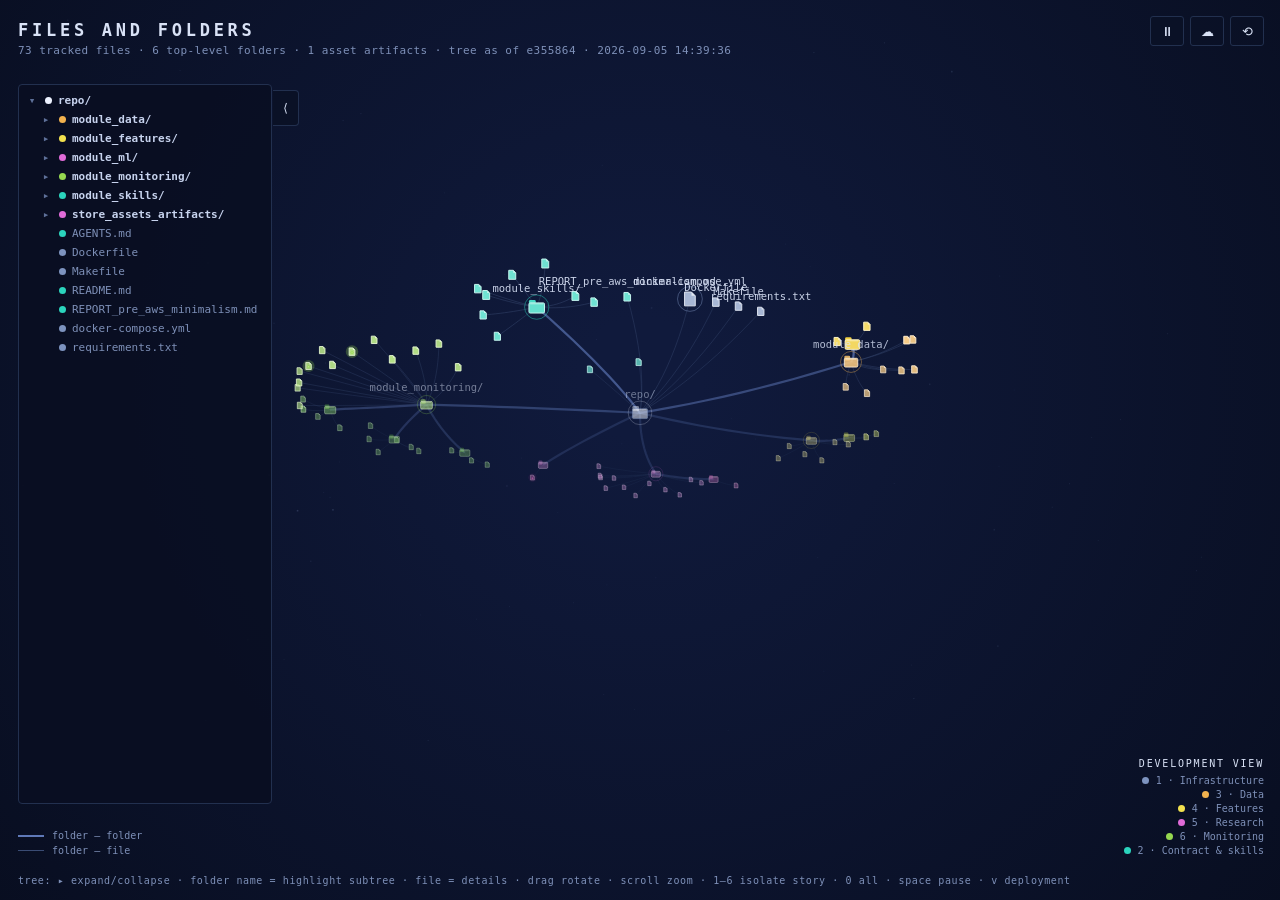
<file: module_monitoring/sub_module_dx/files_and_folders_visualisation.html>
<!DOCTYPE html>
<html lang="en">
<head>
<meta charset="utf-8">
<title>Files and Folders</title>
<style>
:root{
--bg-deep:#070C1C; --bg-glow:#101A3C;
--text:#D9E2F6; --dim:#7E90B8; --line:#22304F;
--mono:ui-monospace,'SF Mono','Cascadia Code',Consolas,Menlo,monospace;
--body:system-ui,-apple-system,'Segoe UI',Roboto,sans-serif;
}
*{box-sizing:border-box; margin:0; padding:0;}
html,body{height:100%; overflow:hidden; background:var(--bg-deep);}
canvas#space{position:fixed; inset:0; display:block; cursor:grab;}
canvas#space.dragging{cursor:grabbing;}
.hud{position:fixed; top:16px; left:18px; pointer-events:none; font-family:var(--mono);}
.hud .eyebrow{font-size:10px; letter-spacing:.28em; color:var(--dim); text-transform:uppercase;}
.hud h1{font-size:17px; font-weight:700; letter-spacing:.22em; color:var(--text); text-transform:uppercase; margin-top:4px;}
.hud .sub{font-size:11px; color:var(--dim); margin-top:4px; letter-spacing:.04em;}
#treeWrap{position:fixed; top:84px; left:18px; bottom:96px; width:254px; z-index:5;
transition:transform .25s ease;}
#treeWrap.closed{transform:translateX(calc(-100% - 18px));}
nav#tree{position:absolute; inset:0; overflow-y:auto; background:rgba(9,15,34,.92);
border:1px solid var(--line); border-radius:4px; padding:6px 0;
font-family:var(--mono); font-size:11px;}
#treeTab{position:absolute; right:-27px; top:6px; width:26px; height:36px;
border:1px solid var(--line); border-left:none; border-radius:0 4px 4px 0;
background:rgba(10,17,38,.9); color:var(--text); font-family:var(--mono);
font-size:12px; cursor:pointer;}
#treeTab:hover{border-color:#31456F;}
.trow{display:flex; align-items:center; gap:6px; padding:3px 10px 3px 0; cursor:pointer;
color:var(--dim); white-space:nowrap;}
.trow:hover{color:var(--text); background:rgba(24,36,70,.6);}
.trow .chev{width:14px; text-align:center; flex:none; color:#5E7099; cursor:pointer;}
.trow .chev:hover{color:var(--text);}
.trow .dot{width:7px; height:7px; border-radius:50%; flex:none;}
.trow.tfolder{color:#C7D3EE; font-weight:600;}
.trow.active{color:#FFFFFF; background:rgba(31,45,86,.9);}
.trow.inset{color:var(--text); background:rgba(20,30,60,.55);}
.edgekey{position:fixed; left:18px; bottom:44px; font-family:var(--mono); font-size:10px;
color:var(--dim); display:flex; flex-direction:column; gap:4px; pointer-events:none;}
.edgekey span{display:flex; align-items:center; gap:8px;}
.edgekey i{width:26px; height:0; border-top:2px solid var(--dim); display:inline-block;}
.edgekey i.tt{border-top-width:2.5px; border-color:#5F79B8;}
.edgekey i.tf{border-top-width:1px; border-color:#3A4C74;}
.edgekey i.fl{border-top:1.4px dashed var(--dim);}
.hint{position:fixed; left:18px; bottom:14px; font-family:var(--mono); font-size:10px;
letter-spacing:.06em; color:var(--dim); pointer-events:none;}
.controls{position:fixed; top:16px; right:16px; display:flex; gap:6px; font-family:var(--mono);}
.notice{position:fixed; top:14px; right:150px; max-width:50vw; font-family:var(--mono); font-weight:700; font-size:20px;
line-height:1.3; letter-spacing:.14em; text-transform:uppercase; text-align:right; white-space:pre-line; color:#FF5A4E;
pointer-events:none;}
.controls button{
width:34px; height:30px; border:1px solid var(--line); border-radius:3px;
background:rgba(10,17,38,.72); color:var(--text); font-size:13px; cursor:pointer;
}
.controls button:hover{border-color:#31456F;}
.controls button:focus-visible{outline:2px solid var(--text); outline-offset:2px;}
.legend{position:fixed; right:16px; bottom:44px; font-family:var(--mono); font-size:10px; color:var(--dim);
display:flex; flex-direction:column; align-items:flex-end; gap:3px;}
.legend__view{color:var(--text); letter-spacing:.18em; text-transform:uppercase; margin-bottom:3px;}
.legend__row{display:flex; align-items:center; gap:7px; cursor:pointer; max-width:34vw; text-align:right;}
.legend__row:hover{color:var(--text);}
.legend__row .dot{width:7px; height:7px; border-radius:50%; flex:none;}
aside#panel{
position:fixed; top:56px; right:16px; width:296px; max-width:calc(100vw - 32px);
background:rgba(9,15,34,.94); border:1px solid var(--line); border-radius:4px;
padding:14px 16px 16px; font-family:var(--body); color:var(--text);
display:none; backdrop-filter:blur(4px);
}
aside#panel.open{display:block;}
aside#panel .path{font-family:var(--mono); font-size:12px; color:var(--text);
word-break:break-all; padding-right:22px;}
aside#panel .path--name{word-break:normal; overflow-wrap:anywhere;}   /* a primitive's name breaks at spaces, a path anywhere */
aside#panel .story{display:inline-flex; align-items:center; gap:6px; margin-top:8px;
font-family:var(--mono); font-size:10px; letter-spacing:.1em; text-transform:uppercase; color:var(--dim);}
aside#panel .story .dot{width:7px; height:7px; border-radius:50%;}
aside#panel .desc{font-size:12.5px; line-height:1.5; color:#B9C6E4; margin-top:10px;}
aside#panel button.close{position:absolute; top:8px; right:8px; width:22px; height:22px;
border:none; background:none; color:var(--dim); font-size:14px; cursor:pointer; font-family:var(--mono);}
aside#panel button.close:hover{color:var(--text);}
</style>
</head>
<body>
<canvas id="space"></canvas>
<header class="hud">
<div class="eyebrow" id="hudEyebrow"></div>
<h1 id="hudTitle"></h1>
<div class="sub" id="hudSub"></div>
</header>
<div id="treeWrap">
<nav id="tree" aria-label="File tree"></nav>
<button id="treeTab" title="File tree (slide in / out)">&#10216;</button>
</div>
<div class="edgekey">
<span><i class="tt"></i>folder &ndash; folder</span>
<span><i class="tf"></i>folder &ndash; file</span>
<span id="edgekeyFlow"><i class="fl"></i>flow</span>
</div>
<div class="hint">tree: &#9656; expand/collapse &middot; folder name = highlight subtree &middot; file = details &middot; drag rotate &middot; scroll zoom &middot; <span id="hintStories"></span> isolate story &middot; 0 all &middot; space pause<span id="hintView"></span></div>
<div class="controls">
<button id="btnPlay" title="Pause / resume rotation (space)">&#9208;</button>
<button id="btnView" title="Deployment view / development view (v)">&#9729;&#xFE0E;</button>
<button id="btnReset" title="Reset camera (0)">&#10226;</button>
</div>
<div class="legend" id="legend"></div>
<div class="notice" id="notice"></div>
<aside id="panel" aria-live="polite">
<button class="close" id="panelClose" title="Close">&#10005;</button>
<div class="path" id="pPath"></div>
<div class="story" id="pStory"></div>
<div class="desc" id="pDesc"></div>
</aside>
<script>
'use strict';
const CONFIG = {
ISLAND_RADIUS: 310,     // floor of the islands' distance from the core; the tree pushes it out when discs would meet
ISLAND_GAP: 60,         // clear space between neighbouring islands' discs, and between an island and the core
RING_GAP: 16,           // clear space between neighbouring discs on one ring
FAN_SPAN: 4*Math.PI/3,  // widest arc a folder's children fan over, facing away from its parent; the third left free is where its own edge arrives
FILE_EXTENT: 12,        // radius of the disc a file glyph occupies
LABEL_CHAR_EXTENT: 0.4, // radius added per character of a file's name, so a long label gets room
PRIMITIVE_EXTENT: 32,   // radius of the disc a primitive glyph occupies — a hub-scale icon inside its halo
RING_Y_JITTER: 24,      // vertical offset alternation inside a ring
CAM_DIST: 1100,         // camera distance — a floor; the picture's own radius pushes it out
CAM_DIST_PER_RADIUS: 2, // camera distance in picture radii
FLOW_LIFT_PER_LENGTH: 0.2, // rise of a flow's control point per unit of its length: a flow rises with its length and clears the fans it passes
FLOW_TIP_GAP: 34,       // distance a flow stops short of its target — a hub's halo radius — so the arrowhead is seen
LEVEL_HUE_STEP: 12,     // degrees the island hue turns per nesting level below the hub
LEVEL_LIGHT_STEP: -0.09, // HSL lightness change per nesting level
FOV: 760,               // projection focal length
FIT_WIDTH: 1400,        // viewport width at which zoom = FIT_ZOOM fits the picture
FIT_ZOOM: 1,            // the zoom the picture is fitted at; a view with a wider ring asks for more
ZOOM_MIN: 0.4,
ZOOM_MAX: 2.4,
AUTO_SPEED: 0.10,       // rad/s auto-rotation
START_ROT_Y: 3.491,     // scanned: best node separation at start
START_ROT_X: -0.40,
DIM_ALPHA: 0.10,        // opacity of out-of-focus elements
STAR_COUNT: 90,         // lighter background
MAX_DPR: 1.5            // pixel-ratio cap
};
/* VISUALISATION:STRUCTURE:BEGIN - written by module_monitoring/sub_module_dx/visualise.py, do not edit by hand */
const META = {
 "documentTitle": "Files and Folders",
 "eyebrow": "",
 "subtitle": "73 tracked files \u00b7 6 top-level folders \u00b7 1 asset artifacts \u00b7 tree as of e355864 \u00b7 2026-09-05 14:39:36",
 "title": "Files and Folders"
};
const VIEWS = {
 "deployment": {
  "camera": {
   "FIT_WIDTH": 1400,
   "FIT_ZOOM": 1.25,
   "START_ROT_X": -0.4,
   "START_ROT_Y": 0.19
  },
  "desc": {
   "AGENTS.md": "The contract, where every boundary on this picture was decided; it deploys nowhere and governs everything that does.",
   "Dockerfile": "The recipe of the one image, `mlops-portfolio-1m-pipeline`: a dependency layer, built from the tree and pushed to the registry beside it; the code rides the volume until the image carries it \u2014 the phase of that name in `module_skills/skill_pre_aws_solution.md` \u00a7 The retrain runtime is a ladder.",
   "Makefile": "The local spelling of the state machine beside it: `all:`, `features-all:` and `ml-all:` list the state order, `xargs -P $(JOBS)` is the Map's width, `RUN_ID` the execution name, the fan-out runs one asset's stages in its container, and nothing here schedules \u2014 the developer interface, never a scheduler.",
   "README.md": "The overview: the domain drawing, and \u00a7 Architectural direction, where this stance is stated in one paragraph.",
   "REPORT_pre_aws_minimalism.md": "The review of these seats for excess: what could be less, and whether it is; it deploys nowhere and names no primitive the table does not.",
   "asset_store": "Object storage with one prefix per asset and version (Amazon S3): `artifacts/\u003cticker>/\u003cversion>/`, the version the run's execution name \u2014 the asset folder copied whole from the volume after the run: the one database file and the parquets and JSONs beside it. The copy, never the home; the strategy host reads it here.",
   "brokerage_secret": "A secret in a secrets store (AWS Secrets Manager): the brokerage credentials the strategy host reads when it starts to trade live. Locally there is none \u2014 the venue downloads use public endpoints, and neither the dashboard nor the panel asks for a credential. Absent here \u2014 described.",
   "dashboard_front": "A static front (Amazon S3 with Amazon CloudFront): the page files and the two snapshots served with no process rendering them \u2014 only when a reader outside the host appears; until then the reader container beside it serves them from the volume. Absent here \u2014 described.",
   "data_ingest_task": "The data-ingest task: the one task definition run with a `module_data` command (`RunTask` with the command overridden, on the task host) \u2014 DownloadMarketData and PublishStatus for data once for the basket, BuildCanonicalData once per asset with `ASSET` overridden \u2014 that fetches the venues' public endpoints, writes the raw tree and the asset's canonical market object on the volume and exits, holding nothing between runs.",
   "docker-compose.yml": "One task definition parameterised by `ASSET`, registered with the service that runs it on the host beside it \u2014 never a new unit per asset \u2014 and the residents \u2014 the dashboard, the panel and one `asset-\u003cticker>` per ticker \u2014 as services kept running, one per service, as they are here; the anchors are its local spelling, one service per ticker written out so the parameter stays visible, and `.:/app` is `\u003cvolume>:/app` read forward.",
   "event_rule": "A schedule and a condition state (Amazon EventBridge Scheduler; a Step Functions choice): the schedule starts the machine once per `download_cadence_minutes`, a fixed offset after midnight UTC so that the day the download asks for is already full \u2014 `is_full_utc_day()` in `module_data/lean.py`; the condition asks the volume whether this asset needs its artifacts rebuilt, and gates the states from AggregateBars on. Today the cadence is a hand typing `make docker-all`, and the condition the downloaders' day-presence skip and the rerun table of `methodology_ml.md` \u00a7 11, read by a human. Absent here \u2014 described.",
   "image_registry": "A container image in a registry (Amazon ECR): `mlops-portfolio-1m-pipeline`, the one runtime package every task runs \u2014 built from the tree, pulled by the task host; it carries the code only once the ladder of `module_skills/skill_pre_aws_solution.md` \u00a7 The retrain runtime is a ladder reaches the phase named *the image carries the code*, and until then the volume carries it, as the bind mount does today.",
   "log_streams": "Log streams keyed by stage and container, and metrics (Amazon CloudWatch): every task's output and the 1 s samples `record.py` keeps in the run record today, shipped off the host. Absent here \u2014 described.",
   "ml_research_task": "The ml-research task: the same task definition run with a `module_features` or a `module_ml` command and `ASSET` overridden (`RunTask` with `ASSET=\u003cTICKER>`, on the same host), one run per stage from AggregateBars to EvaluateStrategy inside a Map over the basket as wide as `JOBS`, and PublishStatus for ML once for the basket, never per asset \u2014 reading and writing the asset's folder on the volume, and holding nothing between runs.",
   "module_data/": "The code of the data-ingest task: the venue downloads, the Lean raw format, ingest into the canonical market object and the data status \u2014 it rides the volume until the image carries it (the phase of that name in `module_skills/skill_pre_aws_solution.md` \u00a7 The retrain runtime is a ladder), and runs in the task beside it.",
   "module_data/README_module_data.md": "",
   "module_data/config.py": "`TICKERS`, the one definition of the basket, and the descriptors that name the raw and canonical objects \u2014 `research_ohlcv_duckdb()` and `artifact_dir()`, both here, both resolving unchanged on the volume, the copy's key being each path relative to `STORE_ASSETS_ARTIFACTS_DIR`; `--tickers \u003cTICKER>` \u2014 `ASSET` at the container boundary \u2014 is the parameter an asset-scoped run takes.",
   "module_data/download_binance.py": "",
   "module_data/download_bybit.py": "",
   "module_data/ingest.py": "The BuildCanonicalData state: reads the raw tree under a venue and symbol prefix on the volume and writes the canonical market object beside it \u2014 the storage \u2192 feature-compute line begins at its output.",
   "module_data/lean.py": "The Lean-exact raw format \u2014 the whole of Lean's presence here; the strategy host would read the raw objects in this format directly.",
   "module_data/skills/": "The module's own contract travels inside the task's code: a document, not a primitive.",
   "module_data/skills/methodology_data.md": "",
   "module_data/skills/skill_candle_canonicalisation.md": "",
   "module_data/status.py": "The PublishStatus state for data: one status object for the whole basket, written by the one-off run and never fanned out; its move to its own prefix, `status/`, would turn five points \u2014 the two path constants, the directory `serve.py` serves, the two literal fetches \u2014 listed in `module_skills/skill_pre_aws_solution.md` \u00a7 What stays as it is, and why.",
   "module_features/": "The code of the ml-research task's first two states: the bars of the register and the feature catalogue \u2014 it rides the volume until the image carries it (the phase of that name in `module_skills/skill_pre_aws_solution.md` \u00a7 The retrain runtime is a ladder), and runs in the task beside it, one `ASSET` at a time.",
   "module_features/README_module_features.md": "",
   "module_features/bars.py": "The AggregateBars state, and the one write across the storage \u2192 feature-compute line: the aggregation tables are a pure function of the canonical series, written into the same file on the volume the task read.",
   "module_features/catalogue.py": "Evaluates every catalogued feature definition on every timeframe it is offered on, by folding its terms through the operators; the finiteness assert after the warm-up is one of the seven guards.",
   "module_features/config.py": "The timeframe register, the frozen research window and the feature catalogue: the constants the experiment freezes, published by the git commit and by the catalogue block of `ml_status.json`, never a primitive.",
   "module_features/dataset.py": "",
   "module_features/indicators.py": "",
   "module_features/skills/": "The module's own contract: the feature taxonomy, and the definitions equation by equation.",
   "module_features/skills/methodology_features.md": "",
   "module_features/skills/skill_feature_taxonomy.md": "",
   "module_ml/": "The code of the ml-research task from GenerateLabels on: the feature set, labels, search, model, strategy evaluation and the ML status \u2014 it rides the volume until the image carries it (the phase of that name in `module_skills/skill_pre_aws_solution.md` \u00a7 The retrain runtime is a ladder), and runs in the task beside it, one `ASSET` at a time.",
   "module_ml/README_module_ml.md": "",
   "module_ml/config.py": "The descriptors that name every artifact object under the asset prefix, built on `artifact_dir()` of `module_data/config.py` and consumed by descriptor everywhere; the copy's key is each descriptor's path relative to `STORE_ASSETS_ARTIFACTS_DIR`, so a version prefix edits nothing here.",
   "module_ml/dataset.py": "",
   "module_ml/feature_set_promote.py": "",
   "module_ml/feature_set_search.py": "",
   "module_ml/hpo.py": "",
   "module_ml/labels.py": "",
   "module_ml/model.py": "",
   "module_ml/skills/": "The research methodology travels inside the task's code: a document, not a primitive.",
   "module_ml/skills/methodology_ml.md": "",
   "module_ml/status.py": "The PublishStatus state for ML: the basket's status object as a fold over completed asset artifacts, and each asset's README as an artifact object under its prefix; the snapshot's move to its own prefix, `status/`, would turn the same five points as the data snapshot's \u2014 the two path constants, the directory `serve.py` serves, the two literal fetches (`module_skills/skill_pre_aws_solution.md` \u00a7 What stays as it is, and why).",
   "module_ml/strategy.py": "",
   "module_ml/train.py": "",
   "module_ml/validation.py": "The gate of the whole system, and the same gate wherever it runs: purged walk-forward folds and the frozen final holdout are code inside the task, not a primitive.",
   "module_monitoring/": "The page files \u2014 the page, its scripts, the two snapshots \u2014 served by the reader container beside them from the volume, the static front absent; `serve.py`'s routes are that container's code, and `record.py` the tasks'.",
   "module_monitoring/README_module_monitoring.md": "",
   "module_monitoring/asset.js": "",
   "module_monitoring/config.py": "Every address the reader knows \u2014 the internal port, the service names, the run record's paths \u2014 built once here; no code depends on a container name.",
   "module_monitoring/data.js": "",
   "module_monitoring/data_status.json": "A status object produced by data compute and read by the page \u2014 tracked beside the page today so a fresh clone opens on real numbers; its move to its own prefix, `status/`, would turn five points \u2014 the two path constants, the directory `serve.py` serves, the two literal fetches \u2014 listed in `module_skills/skill_pre_aws_solution.md` \u00a7 What stays as it is, and why.",
   "module_monitoring/index.html": "The page: a file on the volume, served by the reader container as it is here; no static front serves it.",
   "module_monitoring/ml.js": "",
   "module_monitoring/ml_status.json": "A status object produced by ML compute, a fold over completed asset artifacts \u2014 tracked beside the page today; its move to its own prefix, `status/`, would turn the same five points \u2014 the two path constants, the directory `serve.py` serves, the two literal fetches (`module_skills/skill_pre_aws_solution.md` \u00a7 What stays as it is, and why).",
   "module_monitoring/page.js": "",
   "module_monitoring/record.py": "Writes the run record on the volume from inside whichever task ran the stage; its logs and 1 s samples are the log streams and metrics on the task host's island.",
   "module_monitoring/run.js": "",
   "module_monitoring/serve.py": "Three things in one file: every file it serves is served by the reader container from the volume, its `/containers`, `/runs` and `/devops/*` routes are that container, and its asset role, `/status`, is the `asset-\u003cticker>` service beside it \u2014 a local mechanism the host keeps, with no primitive of its own.",
   "module_monitoring/skills/": "The page's conventions, this drawing's contract and the panel's travel with the code: documents, not primitives.",
   "module_monitoring/skills/skill_dashboard_conventions.md": "",
   "module_monitoring/skills/skill_developer_experience_drawing.md": "",
   "module_monitoring/skills/skill_devops_panel.md": "",
   "module_monitoring/style.css": "",
   "module_monitoring/sub_module_devops/": "The engine's views \u2014 a console, not project code; the socket it holds is the same socket on the instance, because the service that runs the tasks starts them through the host's own daemon.",
   "module_monitoring/sub_module_devops/config.py": "",
   "module_monitoring/sub_module_devops/containers.js": "",
   "module_monitoring/sub_module_devops/devops.css": "",
   "module_monitoring/sub_module_devops/devops.js": "",
   "module_monitoring/sub_module_devops/index.html": "",
   "module_monitoring/sub_module_devops/serve.py": "The one container that holds the docker socket: a console over the engine's own inventory \u2014 the same socket on the instance, unchanged.",
   "module_monitoring/sub_module_dx/": "The repository's view \u2014 this drawing, a static object beside the page and served as the page is, and not project code.",
   "module_monitoring/sub_module_dx/config.py": "",
   "module_monitoring/sub_module_dx/files_and_folders_visualisation_template.html": "",
   "module_monitoring/sub_module_dx/visualisation_config.json": "",
   "module_monitoring/sub_module_dx/visualise.py": "",
   "module_skills/": "Repository-wide skills and the name register (`module_skills/glossary.md`): they travel with the code and deploy nowhere \u2014 not project code, not a primitive, and the contract of every boundary this picture draws.",
   "module_skills/README.md": "",
   "module_skills/glossary.md": "",
   "module_skills/skill_agent_first_development.md": "",
   "module_skills/skill_asset_containers.md": "",
   "module_skills/skill_determinism.md": "",
   "module_skills/skill_pre_aws_solution.md": "The mapping table this view draws: its left column is the other view of this page, its column *the same responsibility elsewhere* is these primitives.",
   "module_skills/skill_self_explaining_naming.md": "",
   "module_skills/skill_sorting_files_naming_standard.md": "",
   "raw_store": "Raw objects under a venue and symbol prefix (Amazon S3): `raw/\u003cvenue>/\u003csymbol>/\u003cday>`, one object per UTC day, each written once \u2014 the raw tree copied from the volume after the run, Lean-exact so the strategy host could read it as it is. Here it is `store_raw_1m/`, on disk and untracked, so the development view does not hold it.",
   "reader_container": "The `dashboard` service kept running on the task host: the `/containers`, `/runs` and `/devops/*` routes of `serve.py`, reading the run records and the snapshots on the volume and reaching the asset services and the panel by name as here; reached from outside by port-forward, where `ssh -L` stands today, and by no public port.",
   "requirements.txt": "The image's dependency layer, resolved when the image is built and read by no task at run time.",
   "root": "The same tracked tree, read forward: every file and folder seated beside the primitive it would run on or live in \u2014 the column *the same responsibility elsewhere* of the mapping table in `module_skills/skill_pre_aws_solution.md`, its primitives drawn as icons with the flows between them. One host with a durable volume is the home of every store, object storage its copy after the run, the stages the states of one machine. Described and drawn, built nowhere.",
   "run_store": "Run and status objects in object storage (Amazon S3): `runs/\u003crun_id>/` \u2014 the record `record.py` writes on the volume from inside whichever task ran the stage \u2014 and `status/`, the two snapshots' own prefix, both copied from the volume after the run. The reader on the host reads the files on the volume, not this copy. Here it is `store_run_records/`, on disk and untracked, and the snapshots tracked beside the page.",
   "state_machine": "A state machine whose states are the stages (AWS Step Functions): DownloadMarketData \u2192 BuildCanonicalData \u2192 AggregateBars \u2192 GenerateFeatures \u2192 GenerateLabels \u2192 SearchHyperparameters \u2192 TrainModel \u2192 EvaluateStrategy \u2192 PublishStatus, then PublishStores \u2014 the copy of every store to its prefix after the last stage has exited. Every per-asset state is a Map over `TICKERS` \u2014 1 wide for BuildCanonicalData, `JOBS` wide above it; the execution name is `run_id`. It starts each task on the host and sits above every stage and inside none \u2014 which is why its flows rise over the picture; the Makefile's `all:`, `features-all:` and `ml-all:` are the same order, read locally.",
   "store_assets_artifacts/": "The asset folders and their home: one folder per ticker on the volume, the tracked README and parameters two of its files; the store beside it is this folder's copy after the run, never its home.",
   "store_assets_artifacts/BTC/": "The `BTC` folder on the volume: `BTC_research_ohlcv.duckdb` as the one embedded database \u2014 the two venue tables, the canonical table and its three aggregations under one whole-file lock, one writer at a time \u2014 copied whole to `artifacts/BTC/\u003cversion>/` after the run with the parquets and JSONs keyed `BTC_\u003cartifact>` beside it; never a database process.",
   "store_volume": "A durable block volume mounted at `/app` by every task and service of the instance (Amazon EBS): `.:/app` read as `\u003cvolume>:/app`, so every `store_*` root and both snapshots sit at the path its `config.py` builds today, the whole-file lock holds, and no stage changes. The home of state, and of the code until the image carries it; the three stores on the island beside it are its copy, taken whole after the last stage of a run has exited, never by a stage and never mid-run.",
   "strategy_host": "A separate Linux instance running QuantConnect Lean (Amazon EC2): one strategy container \u2014 a lean-backtest task, or one that stays running and trades live \u2014 reading the raw objects in Lean's own format and the research artifacts under the asset prefix, its brokerage credentials read once from the secrets store when it starts. No Lean runtime, container or dependency exists in this repository. Absent here \u2014 described.",
   "task_host": "One Linux container instance (Amazon ECS on Amazon EC2): the one host every asset's runs share, its durable volume beside it. It pulls the image, runs the one task definition the state machine starts \u2014 once per stage, once per asset \u2014 and keeps the dashboard, the panel and one `asset-\u003cticker>` running as services, one per service, as the residents are kept running here, reached by port-forward and by no public port. `ASSET` is a namespace, never a host of its own; AWS Fargate would be the same task without the host, and so without the volume."
  },
  "flows": [
   {
    "from": "image_registry",
    "thick": false,
    "to": "task_host",
    "type": "flow"
   },
   {
    "from": "state_machine",
    "thick": false,
    "to": "task_host",
    "type": "flow"
   },
   {
    "from": "event_rule",
    "thick": false,
    "to": "state_machine",
    "type": "flow"
   },
   {
    "from": "store_volume",
    "thick": false,
    "to": "event_rule",
    "type": "flow"
   },
   {
    "from": "task_host",
    "thick": false,
    "to": "data_ingest_task",
    "type": "flow"
   },
   {
    "from": "task_host",
    "thick": false,
    "to": "ml_research_task",
    "type": "flow"
   },
   {
    "from": "task_host",
    "thick": false,
    "to": "reader_container",
    "type": "flow"
   },
   {
    "from": "task_host",
    "thick": false,
    "to": "log_streams",
    "type": "flow"
   },
   {
    "from": "data_ingest_task",
    "thick": false,
    "to": "store_volume",
    "type": "flow"
   },
   {
    "from": "store_volume",
    "thick": false,
    "to": "ml_research_task",
    "type": "flow"
   },
   {
    "from": "ml_research_task",
    "thick": false,
    "to": "store_volume",
    "type": "flow"
   },
   {
    "from": "store_volume",
    "thick": false,
    "to": "raw_store",
    "type": "flow"
   },
   {
    "from": "store_volume",
    "thick": false,
    "to": "asset_store",
    "type": "flow"
   },
   {
    "from": "store_volume",
    "thick": false,
    "to": "run_store",
    "type": "flow"
   },
   {
    "from": "store_volume",
    "thick": false,
    "to": "reader_container",
    "type": "flow"
   },
   {
    "from": "reader_container",
    "thick": false,
    "to": "dashboard_front",
    "type": "flow"
   },
   {
    "from": "brokerage_secret",
    "thick": false,
    "to": "strategy_host",
    "type": "flow"
   },
   {
    "from": "asset_store",
    "thick": false,
    "to": "strategy_host",
    "type": "flow"
   },
   {
    "from": "raw_store",
    "thick": false,
    "to": "strategy_host",
    "type": "flow"
   }
  ],
  "hub": {
   "S1": "module_skills/",
   "S2": "image_registry",
   "S3": "task_host",
   "S4": "data_ingest_task",
   "S5": "asset_store",
   "S6": "ml_research_task",
   "S7": "reader_container",
   "S8": "strategy_host",
   "S9": "state_machine"
  },
  "island": {
   "AGENTS.md": "S1",
   "Dockerfile": "S2",
   "Makefile": "S9",
   "README.md": "S1",
   "REPORT_pre_aws_minimalism.md": "S1",
   "asset_store": "S5",
   "brokerage_secret": "S8",
   "dashboard_front": "S7",
   "data_ingest_task": "S4",
   "docker-compose.yml": "S3",
   "event_rule": "S9",
   "image_registry": "S2",
   "log_streams": "S3",
   "ml_research_task": "S6",
   "module_data/": "S4",
   "module_data/README_module_data.md": "S4",
   "module_data/config.py": "S4",
   "module_data/download_binance.py": "S4",
   "module_data/download_bybit.py": "S4",
   "module_data/ingest.py": "S4",
   "module_data/lean.py": "S4",
   "module_data/skills/": "S4",
   "module_data/skills/methodology_data.md": "S4",
   "module_data/skills/skill_candle_canonicalisation.md": "S4",
   "module_data/status.py": "S4",
   "module_features/": "S6",
   "module_features/README_module_features.md": "S6",
   "module_features/bars.py": "S6",
   "module_features/catalogue.py": "S6",
   "module_features/config.py": "S6",
   "module_features/dataset.py": "S6",
   "module_features/indicators.py": "S6",
   "module_features/skills/": "S6",
   "module_features/skills/methodology_features.md": "S6",
   "module_features/skills/skill_feature_taxonomy.md": "S6",
   "module_ml/": "S6",
   "module_ml/README_module_ml.md": "S6",
   "module_ml/config.py": "S6",
   "module_ml/dataset.py": "S6",
   "module_ml/feature_set_promote.py": "S6",
   "module_ml/feature_set_search.py": "S6",
   "module_ml/hpo.py": "S6",
   "module_ml/labels.py": "S6",
   "module_ml/model.py": "S6",
   "module_ml/skills/": "S6",
   "module_ml/skills/methodology_ml.md": "S6",
   "module_ml/status.py": "S6",
   "module_ml/strategy.py": "S6",
   "module_ml/train.py": "S6",
   "module_ml/validation.py": "S6",
   "module_monitoring/": "S7",
   "module_monitoring/README_module_monitoring.md": "S7",
   "module_monitoring/asset.js": "S7",
   "module_monitoring/config.py": "S7",
   "module_monitoring/data.js": "S7",
   "module_monitoring/data_status.json": "S7",
   "module_monitoring/index.html": "S7",
   "module_monitoring/ml.js": "S7",
   "module_monitoring/ml_status.json": "S7",
   "module_monitoring/page.js": "S7",
   "module_monitoring/record.py": "S7",
   "module_monitoring/run.js": "S7",
   "module_monitoring/serve.py": "S7",
   "module_monitoring/skills/": "S7",
   "module_monitoring/skills/skill_dashboard_conventions.md": "S7",
   "module_monitoring/skills/skill_developer_experience_drawing.md": "S7",
   "module_monitoring/skills/skill_devops_panel.md": "S7",
   "module_monitoring/style.css": "S7",
   "module_monitoring/sub_module_devops/": "S7",
   "module_monitoring/sub_module_devops/config.py": "S7",
   "module_monitoring/sub_module_devops/containers.js": "S7",
   "module_monitoring/sub_module_devops/devops.css": "S7",
   "module_monitoring/sub_module_devops/devops.js": "S7",
   "module_monitoring/sub_module_devops/index.html": "S7",
   "module_monitoring/sub_module_devops/serve.py": "S7",
   "module_monitoring/sub_module_dx/": "S7",
   "module_monitoring/sub_module_dx/config.py": "S7",
   "module_monitoring/sub_module_dx/files_and_folders_visualisation_template.html": "S7",
   "module_monitoring/sub_module_dx/visualisation_config.json": "S7",
   "module_monitoring/sub_module_dx/visualise.py": "S7",
   "module_skills/": "S1",
   "module_skills/README.md": "S1",
   "module_skills/glossary.md": "S1",
   "module_skills/skill_agent_first_development.md": "S1",
   "module_skills/skill_asset_containers.md": "S1",
   "module_skills/skill_determinism.md": "S1",
   "module_skills/skill_pre_aws_solution.md": "S1",
   "module_skills/skill_self_explaining_naming.md": "S1",
   "module_skills/skill_sorting_files_naming_standard.md": "S1",
   "raw_store": "S5",
   "reader_container": "S7",
   "requirements.txt": "S2",
   "root": "core",
   "run_store": "S5",
   "state_machine": "S9",
   "store_assets_artifacts/": "S5",
   "store_assets_artifacts/BTC/": "S5",
   "store_volume": "S3",
   "strategy_host": "S8",
   "task_host": "S3"
  },
  "islands": {
   "S1": {
    "color": "#2BD4BD",
    "name": "1 \u00b7 The repository \u2014 deploys nowhere"
   },
   "S2": {
    "color": "#7D93BF",
    "name": "2 \u00b7 Image registry (Amazon ECR)"
   },
   "S3": {
    "color": "#4F9259",
    "name": "3 \u00b7 Task host with a durable volume (Amazon ECS on Amazon EC2)"
   },
   "S4": {
    "color": "#F2B24E",
    "name": "4 \u00b7 data-ingest task (Amazon ECS)"
   },
   "S5": {
    "color": "#5BC8F2",
    "name": "5 \u00b7 Object storage \u2014 the copy after the run (Amazon S3)"
   },
   "S6": {
    "color": "#E06BD8",
    "name": "6 \u00b7 ml-research task per ASSET (Amazon ECS)"
   },
   "S7": {
    "color": "#96D850",
    "name": "7 \u00b7 Dashboard \u2014 a service on the task host (Amazon ECS)"
   },
   "S8": {
    "color": "#FBBBCE",
    "name": "8 \u00b7 Strategy execution \u2014 absent here (Amazon EC2)"
   },
   "S9": {
    "color": "#F26B5B",
    "name": "9 \u00b7 State machine (AWS Step Functions)"
   },
   "core": {
    "color": "#EDF2FF",
    "name": "Repository root"
   }
  },
  "notice": "Mapping functionalities\ninto AWS-env architecture\nin progress \u2014\nthe files and folders of this repository\nare shaped for the move",
  "order": [
   "S1",
   "S2",
   "S4",
   "S6",
   "S3",
   "S5",
   "S8",
   "S7",
   "S9"
  ],
  "place": {},
  "primitives": [
   {
    "absent": false,
    "id": "image_registry",
    "name": "Image registry \u2014 the one container image (Amazon ECR)",
    "path": "image_registry",
    "role": "registry",
    "type": "primitive"
   },
   {
    "absent": false,
    "id": "task_host",
    "name": "Task host \u2014 one Linux container instance with a durable volume, for every asset's runs (Amazon ECS on Amazon EC2)",
    "path": "task_host",
    "role": "instance",
    "type": "primitive"
   },
   {
    "absent": false,
    "id": "store_volume",
    "name": "Store volume \u2014 every asset's folder and the other store_* roots, and the code until the image carries it (Amazon EBS)",
    "path": "store_volume",
    "role": "store",
    "type": "primitive"
   },
   {
    "absent": true,
    "id": "log_streams",
    "name": "Log streams \u2014 and metrics (Amazon CloudWatch)",
    "path": "log_streams",
    "role": "log_streams",
    "type": "primitive"
   },
   {
    "absent": false,
    "id": "data_ingest_task",
    "name": "data-ingest task \u2014 one run of the task definition per stage (Amazon ECS)",
    "path": "data_ingest_task",
    "role": "container",
    "type": "primitive"
   },
   {
    "absent": false,
    "id": "asset_store",
    "name": "Asset store \u2014 one prefix per asset and version, the copy of the asset folder (Amazon S3)",
    "path": "asset_store",
    "role": "store",
    "type": "primitive"
   },
   {
    "absent": false,
    "id": "raw_store",
    "name": "Raw store \u2014 raw objects under a venue and symbol prefix, each written once (Amazon S3)",
    "path": "raw_store",
    "role": "store",
    "type": "primitive"
   },
   {
    "absent": false,
    "id": "run_store",
    "name": "Run store \u2014 run and status objects, the copy of the run records and the two snapshots (Amazon S3)",
    "path": "run_store",
    "role": "store",
    "type": "primitive"
   },
   {
    "absent": false,
    "id": "ml_research_task",
    "name": "ml-research task \u2014 the same task definition per ASSET (Amazon ECS)",
    "path": "ml_research_task",
    "role": "container",
    "type": "primitive"
   },
   {
    "absent": true,
    "id": "dashboard_front",
    "name": "Dashboard front \u2014 a static front for a reader outside the host (Amazon S3 with Amazon CloudFront)",
    "path": "dashboard_front",
    "role": "front",
    "type": "primitive"
   },
   {
    "absent": false,
    "id": "reader_container",
    "name": "Reader container \u2014 the dashboard as a service on the task host, reached by port-forward (Amazon ECS)",
    "path": "reader_container",
    "role": "container",
    "type": "primitive"
   },
   {
    "absent": true,
    "id": "strategy_host",
    "name": "Strategy host \u2014 a separate Linux instance running QuantConnect Lean (Amazon EC2)",
    "path": "strategy_host",
    "role": "instance",
    "type": "primitive"
   },
   {
    "absent": true,
    "id": "brokerage_secret",
    "name": "Brokerage secret \u2014 the credentials a live strategy reads (AWS Secrets Manager)",
    "path": "brokerage_secret",
    "role": "secret",
    "type": "primitive"
   },
   {
    "absent": false,
    "id": "state_machine",
    "name": "State machine \u2014 the stages as states, a Map over the basket (AWS Step Functions)",
    "path": "state_machine",
    "role": "state_machine",
    "type": "primitive"
   },
   {
    "absent": true,
    "id": "event_rule",
    "name": "Schedule and condition \u2014 the cadence that starts the machine, and the rebuild condition as a choice state (Amazon EventBridge Scheduler; a Step Functions choice)",
    "path": "event_rule",
    "role": "event_rule",
    "type": "primitive"
   }
  ],
  "role": {
   "AGENTS.md": "doc",
   "Dockerfile": "config",
   "Makefile": "entrypoint",
   "README.md": "doc",
   "REPORT_pre_aws_minimalism.md": "doc",
   "asset_store": "store",
   "brokerage_secret": "secret",
   "dashboard_front": "front",
   "data_ingest_task": "container",
   "docker-compose.yml": "config",
   "event_rule": "event_rule",
   "image_registry": "registry",
   "log_streams": "log_streams",
   "ml_research_task": "container",
   "module_data/": "module",
   "module_data/README_module_data.md": "doc",
   "module_data/config.py": "config",
   "module_data/download_binance.py": "code",
   "module_data/download_bybit.py": "code",
   "module_data/ingest.py": "code",
   "module_data/lean.py": "code",
   "module_data/skills/": "module",
   "module_data/skills/methodology_data.md": "doc",
   "module_data/skills/skill_candle_canonicalisation.md": "doc",
   "module_data/status.py": "code",
   "module_features/": "module",
   "module_features/README_module_features.md": "doc",
   "module_features/bars.py": "code",
   "module_features/catalogue.py": "code",
   "module_features/config.py": "config",
   "module_features/dataset.py": "code",
   "module_features/indicators.py": "code",
   "module_features/skills/": "module",
   "module_features/skills/methodology_features.md": "doc",
   "module_features/skills/skill_feature_taxonomy.md": "doc",
   "module_ml/": "module",
   "module_ml/README_module_ml.md": "doc",
   "module_ml/config.py": "config",
   "module_ml/dataset.py": "code",
   "module_ml/feature_set_promote.py": "code",
   "module_ml/feature_set_search.py": "code",
   "module_ml/hpo.py": "code",
   "module_ml/labels.py": "code",
   "module_ml/model.py": "code",
   "module_ml/skills/": "module",
   "module_ml/skills/methodology_ml.md": "doc",
   "module_ml/status.py": "code",
   "module_ml/strategy.py": "code",
   "module_ml/train.py": "code",
   "module_ml/validation.py": "gate",
   "module_monitoring/": "module",
   "module_monitoring/README_module_monitoring.md": "doc",
   "module_monitoring/asset.js": "code",
   "module_monitoring/config.py": "code",
   "module_monitoring/data.js": "code",
   "module_monitoring/data_status.json": "artifact",
   "module_monitoring/index.html": "code",
   "module_monitoring/ml.js": "code",
   "module_monitoring/ml_status.json": "artifact",
   "module_monitoring/page.js": "code",
   "module_monitoring/record.py": "code",
   "module_monitoring/run.js": "code",
   "module_monitoring/serve.py": "code",
   "module_monitoring/skills/": "module",
   "module_monitoring/skills/skill_dashboard_conventions.md": "doc",
   "module_monitoring/skills/skill_developer_experience_drawing.md": "doc",
   "module_monitoring/skills/skill_devops_panel.md": "doc",
   "module_monitoring/style.css": "code",
   "module_monitoring/sub_module_devops/": "module",
   "module_monitoring/sub_module_devops/config.py": "config",
   "module_monitoring/sub_module_devops/containers.js": "code",
   "module_monitoring/sub_module_devops/devops.css": "code",
   "module_monitoring/sub_module_devops/devops.js": "code",
   "module_monitoring/sub_module_devops/index.html": "code",
   "module_monitoring/sub_module_devops/serve.py": "code",
   "module_monitoring/sub_module_dx/": "module",
   "module_monitoring/sub_module_dx/config.py": "config",
   "module_monitoring/sub_module_dx/files_and_folders_visualisation_template.html": "code",
   "module_monitoring/sub_module_dx/visualisation_config.json": "config",
   "module_monitoring/sub_module_dx/visualise.py": "code",
   "module_skills/": "module",
   "module_skills/README.md": "doc",
   "module_skills/glossary.md": "doc",
   "module_skills/skill_agent_first_development.md": "doc",
   "module_skills/skill_asset_containers.md": "doc",
   "module_skills/skill_determinism.md": "doc",
   "module_skills/skill_pre_aws_solution.md": "doc",
   "module_skills/skill_self_explaining_naming.md": "doc",
   "module_skills/skill_sorting_files_naming_standard.md": "doc",
   "raw_store": "store",
   "reader_container": "container",
   "requirements.txt": "config",
   "root": "root",
   "run_store": "store",
   "state_machine": "state_machine",
   "store_assets_artifacts/": "module",
   "store_assets_artifacts/BTC/": "database",
   "store_volume": "store",
   "strategy_host": "instance",
   "task_host": "instance"
  }
 },
 "development": {
  "camera": {
   "FIT_WIDTH": 1400,
   "START_ROT_X": -0.4,
   "START_ROT_Y": 6.21
  },
  "desc": {
   "AGENTS.md": "",
   "Dockerfile": "",
   "Makefile": "Entrypoint of everything \u2014 per-asset fan-out, JOBS measured from cores and memory, the host port from the ports in use, OMP threads pinned to 1 for determinism.",
   "README.md": "",
   "REPORT_pre_aws_minimalism.md": "",
   "docker-compose.yml": "One image, two anchors: what every service is, and the one command the dashboard and the assets add.",
   "module_data/": "Ingest \u2014 venue downloads, Lean ZIPs, one canonical DuckDB per asset.",
   "module_data/README_module_data.md": "",
   "module_data/config.py": "",
   "module_data/download_binance.py": "",
   "module_data/download_bybit.py": "",
   "module_data/ingest.py": "Selects one venue's whole candle per minute into the asset's canonical series (primary-failover, full grid).",
   "module_data/lean.py": "The Lean-exact raw format \u2014 the one external-format boundary; the raw tree is written so a Lean backtest could read it directly.",
   "module_data/skills/": "The module's own contract: candle canonicalisation, and the acquisition methodology beside it.",
   "module_data/skills/methodology_data.md": "",
   "module_data/skills/skill_candle_canonicalisation.md": "",
   "module_data/status.py": "",
   "module_features/": "Features \u2014 the bars of the timeframe register, the indicator kernels and the feature catalogue, one parquet per timeframe.",
   "module_features/README_module_features.md": "",
   "module_features/bars.py": "",
   "module_features/catalogue.py": "Evaluates every catalogued feature definition on every timeframe it is offered on, by folding its terms through the operators; the finiteness assert after the warm-up is one of the seven guards.",
   "module_features/config.py": "The timeframe register, the frozen research window and the feature catalogue \u2014 the one definition every feature name, computation and history derives from.",
   "module_features/dataset.py": "",
   "module_features/indicators.py": "",
   "module_features/skills/": "The module's own contract: the feature taxonomy, and the definitions equation by equation.",
   "module_features/skills/methodology_features.md": "",
   "module_features/skills/skill_feature_taxonomy.md": "",
   "module_ml/": "Research \u2014 the feature set, triple-barrier labels, purged walk-forward XGBoost, the strategy simulation.",
   "module_ml/README_module_ml.md": "",
   "module_ml/config.py": "",
   "module_ml/dataset.py": "",
   "module_ml/feature_set_promote.py": "",
   "module_ml/feature_set_search.py": "",
   "module_ml/hpo.py": "",
   "module_ml/labels.py": "",
   "module_ml/model.py": "",
   "module_ml/skills/": "The module's own contract: the research methodology, equation by equation.",
   "module_ml/skills/methodology_ml.md": "",
   "module_ml/status.py": "",
   "module_ml/strategy.py": "",
   "module_ml/train.py": "",
   "module_ml/validation.py": "Purged walk-forward splits and the frozen final holdout \u2014 the gate of the whole system.",
   "module_monitoring/": "Presentation of what the runtime modules measured, and the one server that serves it.",
   "module_monitoring/README_module_monitoring.md": "",
   "module_monitoring/asset.js": "",
   "module_monitoring/config.py": "",
   "module_monitoring/data.js": "",
   "module_monitoring/data_status.json": "",
   "module_monitoring/index.html": "",
   "module_monitoring/ml.js": "",
   "module_monitoring/ml_status.json": "",
   "module_monitoring/page.js": "",
   "module_monitoring/record.py": "",
   "module_monitoring/run.js": "",
   "module_monitoring/serve.py": "The one server, two roles: the dashboard, and a container reporting itself.",
   "module_monitoring/skills/": "The module's own contract: the dashboard conventions, the drawing and the DevOps panel.",
   "module_monitoring/skills/skill_dashboard_conventions.md": "",
   "module_monitoring/skills/skill_developer_experience_drawing.md": "",
   "module_monitoring/skills/skill_devops_panel.md": "",
   "module_monitoring/style.css": "",
   "module_monitoring/sub_module_devops/": "The DevOps panel, and the one container that holds the docker socket.",
   "module_monitoring/sub_module_devops/config.py": "",
   "module_monitoring/sub_module_devops/containers.js": "",
   "module_monitoring/sub_module_devops/devops.css": "",
   "module_monitoring/sub_module_devops/devops.js": "",
   "module_monitoring/sub_module_devops/index.html": "",
   "module_monitoring/sub_module_devops/serve.py": "The Docker Engine over its unix socket: the views, and the three verbs offered for this project's own containers.",
   "module_monitoring/sub_module_dx/": "This drawing: the tracked tree rendered by hand with `make monitoring-dx-update`.",
   "module_monitoring/sub_module_dx/config.py": "",
   "module_monitoring/sub_module_dx/files_and_folders_visualisation_template.html": "",
   "module_monitoring/sub_module_dx/visualisation_config.json": "",
   "module_monitoring/sub_module_dx/visualise.py": "",
   "module_skills/": "Repository-wide skills, and the index of the skills each module owns.",
   "module_skills/README.md": "",
   "module_skills/glossary.md": "",
   "module_skills/skill_agent_first_development.md": "",
   "module_skills/skill_asset_containers.md": "",
   "module_skills/skill_determinism.md": "",
   "module_skills/skill_pre_aws_solution.md": "",
   "module_skills/skill_self_explaining_naming.md": "",
   "module_skills/skill_sorting_files_naming_standard.md": "",
   "requirements.txt": "",
   "root": "The single-asset runtime as its own repository. Working path: AGENTS.md \u2192 module names \u2192 README_module_\u003cname>.md \u2192 the module's own skills \u2192 code.",
   "store_assets_artifacts/": "Per-asset artifacts \u2014 one folder per ticker, the asset's whole namespace: its database and every research file beside it. The raw tree and the run records are untracked, so this view does not hold them.",
   "store_assets_artifacts/BTC/": ""
  },
  "flows": [],
  "hub": {
   "S1": "docker-compose.yml",
   "S2": "module_skills/",
   "S3": "module_data/",
   "S4": "module_features/",
   "S5": "module_ml/",
   "S6": "module_monitoring/"
  },
  "island": {
   "AGENTS.md": "S2",
   "Dockerfile": "S1",
   "Makefile": "S1",
   "README.md": "S2",
   "REPORT_pre_aws_minimalism.md": "S2",
   "docker-compose.yml": "S1",
   "module_data/": "S3",
   "module_data/README_module_data.md": "S3",
   "module_data/config.py": "S3",
   "module_data/download_binance.py": "S3",
   "module_data/download_bybit.py": "S3",
   "module_data/ingest.py": "S3",
   "module_data/lean.py": "S3",
   "module_data/skills/": "S3",
   "module_data/skills/methodology_data.md": "S3",
   "module_data/skills/skill_candle_canonicalisation.md": "S3",
   "module_data/status.py": "S3",
   "module_features/": "S4",
   "module_features/README_module_features.md": "S4",
   "module_features/bars.py": "S4",
   "module_features/catalogue.py": "S4",
   "module_features/config.py": "S4",
   "module_features/dataset.py": "S4",
   "module_features/indicators.py": "S4",
   "module_features/skills/": "S4",
   "module_features/skills/methodology_features.md": "S4",
   "module_features/skills/skill_feature_taxonomy.md": "S4",
   "module_ml/": "S5",
   "module_ml/README_module_ml.md": "S5",
   "module_ml/config.py": "S5",
   "module_ml/dataset.py": "S5",
   "module_ml/feature_set_promote.py": "S5",
   "module_ml/feature_set_search.py": "S5",
   "module_ml/hpo.py": "S5",
   "module_ml/labels.py": "S5",
   "module_ml/model.py": "S5",
   "module_ml/skills/": "S5",
   "module_ml/skills/methodology_ml.md": "S5",
   "module_ml/status.py": "S5",
   "module_ml/strategy.py": "S5",
   "module_ml/train.py": "S5",
   "module_ml/validation.py": "S5",
   "module_monitoring/": "S6",
   "module_monitoring/README_module_monitoring.md": "S6",
   "module_monitoring/asset.js": "S6",
   "module_monitoring/config.py": "S6",
   "module_monitoring/data.js": "S6",
   "module_monitoring/data_status.json": "S6",
   "module_monitoring/index.html": "S6",
   "module_monitoring/ml.js": "S6",
   "module_monitoring/ml_status.json": "S6",
   "module_monitoring/page.js": "S6",
   "module_monitoring/record.py": "S6",
   "module_monitoring/run.js": "S6",
   "module_monitoring/serve.py": "S6",
   "module_monitoring/skills/": "S6",
   "module_monitoring/skills/skill_dashboard_conventions.md": "S6",
   "module_monitoring/skills/skill_developer_experience_drawing.md": "S6",
   "module_monitoring/skills/skill_devops_panel.md": "S6",
   "module_monitoring/style.css": "S6",
   "module_monitoring/sub_module_devops/": "S6",
   "module_monitoring/sub_module_devops/config.py": "S6",
   "module_monitoring/sub_module_devops/containers.js": "S6",
   "module_monitoring/sub_module_devops/devops.css": "S6",
   "module_monitoring/sub_module_devops/devops.js": "S6",
   "module_monitoring/sub_module_devops/index.html": "S6",
   "module_monitoring/sub_module_devops/serve.py": "S6",
   "module_monitoring/sub_module_dx/": "S6",
   "module_monitoring/sub_module_dx/config.py": "S6",
   "module_monitoring/sub_module_dx/files_and_folders_visualisation_template.html": "S6",
   "module_monitoring/sub_module_dx/visualisation_config.json": "S6",
   "module_monitoring/sub_module_dx/visualise.py": "S6",
   "module_skills/": "S2",
   "module_skills/README.md": "S2",
   "module_skills/glossary.md": "S2",
   "module_skills/skill_agent_first_development.md": "S2",
   "module_skills/skill_asset_containers.md": "S2",
   "module_skills/skill_determinism.md": "S2",
   "module_skills/skill_pre_aws_solution.md": "S2",
   "module_skills/skill_self_explaining_naming.md": "S2",
   "module_skills/skill_sorting_files_naming_standard.md": "S2",
   "requirements.txt": "S1",
   "root": "core",
   "store_assets_artifacts/": "S5",
   "store_assets_artifacts/BTC/": "S5"
  },
  "islands": {
   "S1": {
    "color": "#7D93BF",
    "name": "1 \u00b7 Infrastructure"
   },
   "S2": {
    "color": "#2BD4BD",
    "name": "2 \u00b7 Contract & skills"
   },
   "S3": {
    "color": "#F2B24E",
    "name": "3 \u00b7 Data"
   },
   "S4": {
    "color": "#F2E14E",
    "name": "4 \u00b7 Features"
   },
   "S5": {
    "color": "#E06BD8",
    "name": "5 \u00b7 Research"
   },
   "S6": {
    "color": "#96D850",
    "name": "6 \u00b7 Monitoring"
   },
   "core": {
    "color": "#EDF2FF",
    "name": "Repository root"
   }
  },
  "notice": "",
  "order": [
   "S1",
   "S3",
   "S4",
   "S5",
   "S6",
   "S2"
  ],
  "place": {
   "AGENTS.md": {
    "da": 0.3,
    "r": 0.38,
    "y": -34
   },
   "README.md": {
    "da": -0.3,
    "r": 0.38,
    "y": -34
   }
  },
  "primitives": [],
  "role": {
   "AGENTS.md": "doc",
   "Dockerfile": "config",
   "Makefile": "entrypoint",
   "README.md": "doc",
   "REPORT_pre_aws_minimalism.md": "doc",
   "docker-compose.yml": "config",
   "module_data/": "module",
   "module_data/README_module_data.md": "doc",
   "module_data/config.py": "config",
   "module_data/download_binance.py": "code",
   "module_data/download_bybit.py": "code",
   "module_data/ingest.py": "code",
   "module_data/lean.py": "code",
   "module_data/skills/": "module",
   "module_data/skills/methodology_data.md": "doc",
   "module_data/skills/skill_candle_canonicalisation.md": "doc",
   "module_data/status.py": "code",
   "module_features/": "module",
   "module_features/README_module_features.md": "doc",
   "module_features/bars.py": "code",
   "module_features/catalogue.py": "code",
   "module_features/config.py": "config",
   "module_features/dataset.py": "code",
   "module_features/indicators.py": "code",
   "module_features/skills/": "module",
   "module_features/skills/methodology_features.md": "doc",
   "module_features/skills/skill_feature_taxonomy.md": "doc",
   "module_ml/": "module",
   "module_ml/README_module_ml.md": "doc",
   "module_ml/config.py": "config",
   "module_ml/dataset.py": "code",
   "module_ml/feature_set_promote.py": "code",
   "module_ml/feature_set_search.py": "code",
   "module_ml/hpo.py": "code",
   "module_ml/labels.py": "code",
   "module_ml/model.py": "code",
   "module_ml/skills/": "module",
   "module_ml/skills/methodology_ml.md": "doc",
   "module_ml/status.py": "code",
   "module_ml/strategy.py": "code",
   "module_ml/train.py": "code",
   "module_ml/validation.py": "gate",
   "module_monitoring/": "module",
   "module_monitoring/README_module_monitoring.md": "doc",
   "module_monitoring/asset.js": "code",
   "module_monitoring/config.py": "code",
   "module_monitoring/data.js": "code",
   "module_monitoring/data_status.json": "artifact",
   "module_monitoring/index.html": "code",
   "module_monitoring/ml.js": "code",
   "module_monitoring/ml_status.json": "artifact",
   "module_monitoring/page.js": "code",
   "module_monitoring/record.py": "code",
   "module_monitoring/run.js": "code",
   "module_monitoring/serve.py": "code",
   "module_monitoring/skills/": "module",
   "module_monitoring/skills/skill_dashboard_conventions.md": "doc",
   "module_monitoring/skills/skill_developer_experience_drawing.md": "doc",
   "module_monitoring/skills/skill_devops_panel.md": "doc",
   "module_monitoring/style.css": "code",
   "module_monitoring/sub_module_devops/": "module",
   "module_monitoring/sub_module_devops/config.py": "config",
   "module_monitoring/sub_module_devops/containers.js": "code",
   "module_monitoring/sub_module_devops/devops.css": "code",
   "module_monitoring/sub_module_devops/devops.js": "code",
   "module_monitoring/sub_module_devops/index.html": "code",
   "module_monitoring/sub_module_devops/serve.py": "code",
   "module_monitoring/sub_module_dx/": "module",
   "module_monitoring/sub_module_dx/config.py": "config",
   "module_monitoring/sub_module_dx/files_and_folders_visualisation_template.html": "code",
   "module_monitoring/sub_module_dx/visualisation_config.json": "config",
   "module_monitoring/sub_module_dx/visualise.py": "code",
   "module_skills/": "module",
   "module_skills/README.md": "doc",
   "module_skills/glossary.md": "doc",
   "module_skills/skill_agent_first_development.md": "doc",
   "module_skills/skill_asset_containers.md": "doc",
   "module_skills/skill_determinism.md": "doc",
   "module_skills/skill_pre_aws_solution.md": "doc",
   "module_skills/skill_self_explaining_naming.md": "doc",
   "module_skills/skill_sorting_files_naming_standard.md": "doc",
   "requirements.txt": "config",
   "root": "root",
   "store_assets_artifacts/": "module",
   "store_assets_artifacts/BTC/": "artifact"
  }
 }
};
const VIEW_ORDER = [
 "development",
 "deployment"
];
const TREE_NODES = [
 {
  "id": "root",
  "path": "repo/",
  "role": "root",
  "type": "core"
 },
 {
  "id": "module_data/",
  "path": "module_data/",
  "role": "module",
  "type": "folder"
 },
 {
  "id": "module_data/skills/",
  "path": "module_data/skills/",
  "role": "module",
  "type": "folder"
 },
 {
  "id": "module_data/skills/methodology_data.md",
  "path": "module_data/skills/methodology_data.md",
  "role": "doc",
  "type": "file"
 },
 {
  "id": "module_data/skills/skill_candle_canonicalisation.md",
  "path": "module_data/skills/skill_candle_canonicalisation.md",
  "role": "doc",
  "type": "file"
 },
 {
  "id": "module_data/README_module_data.md",
  "path": "module_data/README_module_data.md",
  "role": "doc",
  "type": "file"
 },
 {
  "id": "module_data/config.py",
  "path": "module_data/config.py",
  "role": "code",
  "type": "file"
 },
 {
  "id": "module_data/download_binance.py",
  "path": "module_data/download_binance.py",
  "role": "code",
  "type": "file"
 },
 {
  "id": "module_data/download_bybit.py",
  "path": "module_data/download_bybit.py",
  "role": "code",
  "type": "file"
 },
 {
  "id": "module_data/ingest.py",
  "path": "module_data/ingest.py",
  "role": "code",
  "type": "file"
 },
 {
  "id": "module_data/lean.py",
  "path": "module_data/lean.py",
  "role": "code",
  "type": "file"
 },
 {
  "id": "module_data/status.py",
  "path": "module_data/status.py",
  "role": "code",
  "type": "file"
 },
 {
  "id": "module_features/",
  "path": "module_features/",
  "role": "module",
  "type": "folder"
 },
 {
  "id": "module_features/skills/",
  "path": "module_features/skills/",
  "role": "module",
  "type": "folder"
 },
 {
  "id": "module_features/skills/methodology_features.md",
  "path": "module_features/skills/methodology_features.md",
  "role": "doc",
  "type": "file"
 },
 {
  "id": "module_features/skills/skill_feature_taxonomy.md",
  "path": "module_features/skills/skill_feature_taxonomy.md",
  "role": "doc",
  "type": "file"
 },
 {
  "id": "module_features/README_module_features.md",
  "path": "module_features/README_module_features.md",
  "role": "doc",
  "type": "file"
 },
 {
  "id": "module_features/bars.py",
  "path": "module_features/bars.py",
  "role": "code",
  "type": "file"
 },
 {
  "id": "module_features/catalogue.py",
  "path": "module_features/catalogue.py",
  "role": "code",
  "type": "file"
 },
 {
  "id": "module_features/config.py",
  "path": "module_features/config.py",
  "role": "code",
  "type": "file"
 },
 {
  "id": "module_features/dataset.py",
  "path": "module_features/dataset.py",
  "role": "code",
  "type": "file"
 },
 {
  "id": "module_features/indicators.py",
  "path": "module_features/indicators.py",
  "role": "code",
  "type": "file"
 },
 {
  "id": "module_ml/",
  "path": "module_ml/",
  "role": "module",
  "type": "folder"
 },
 {
  "id": "module_ml/skills/",
  "path": "module_ml/skills/",
  "role": "module",
  "type": "folder"
 },
 {
  "id": "module_ml/skills/methodology_ml.md",
  "path": "module_ml/skills/methodology_ml.md",
  "role": "doc",
  "type": "file"
 },
 {
  "id": "module_ml/README_module_ml.md",
  "path": "module_ml/README_module_ml.md",
  "role": "doc",
  "type": "file"
 },
 {
  "id": "module_ml/config.py",
  "path": "module_ml/config.py",
  "role": "code",
  "type": "file"
 },
 {
  "id": "module_ml/dataset.py",
  "path": "module_ml/dataset.py",
  "role": "code",
  "type": "file"
 },
 {
  "id": "module_ml/feature_set_promote.py",
  "path": "module_ml/feature_set_promote.py",
  "role": "code",
  "type": "file"
 },
 {
  "id": "module_ml/feature_set_search.py",
  "path": "module_ml/feature_set_search.py",
  "role": "code",
  "type": "file"
 },
 {
  "id": "module_ml/hpo.py",
  "path": "module_ml/hpo.py",
  "role": "code",
  "type": "file"
 },
 {
  "id": "module_ml/labels.py",
  "path": "module_ml/labels.py",
  "role": "code",
  "type": "file"
 },
 {
  "id": "module_ml/model.py",
  "path": "module_ml/model.py",
  "role": "code",
  "type": "file"
 },
 {
  "id": "module_ml/status.py",
  "path": "module_ml/status.py",
  "role": "code",
  "type": "file"
 },
 {
  "id": "module_ml/strategy.py",
  "path": "module_ml/strategy.py",
  "role": "code",
  "type": "file"
 },
 {
  "id": "module_ml/train.py",
  "path": "module_ml/train.py",
  "role": "code",
  "type": "file"
 },
 {
  "id": "module_ml/validation.py",
  "path": "module_ml/validation.py",
  "role": "code",
  "type": "file"
 },
 {
  "id": "module_monitoring/",
  "path": "module_monitoring/",
  "role": "module",
  "type": "folder"
 },
 {
  "id": "module_monitoring/skills/",
  "path": "module_monitoring/skills/",
  "role": "module",
  "type": "folder"
 },
 {
  "id": "module_monitoring/skills/skill_dashboard_conventions.md",
  "path": "module_monitoring/skills/skill_dashboard_conventions.md",
  "role": "doc",
  "type": "file"
 },
 {
  "id": "module_monitoring/skills/skill_developer_experience_drawing.md",
  "path": "module_monitoring/skills/skill_developer_experience_drawing.md",
  "role": "doc",
  "type": "file"
 },
 {
  "id": "module_monitoring/skills/skill_devops_panel.md",
  "path": "module_monitoring/skills/skill_devops_panel.md",
  "role": "doc",
  "type": "file"
 },
 {
  "id": "module_monitoring/sub_module_devops/",
  "path": "module_monitoring/sub_module_devops/",
  "role": "module",
  "type": "folder"
 },
 {
  "id": "module_monitoring/sub_module_devops/config.py",
  "path": "module_monitoring/sub_module_devops/config.py",
  "role": "code",
  "type": "file"
 },
 {
  "id": "module_monitoring/sub_module_devops/containers.js",
  "path": "module_monitoring/sub_module_devops/containers.js",
  "role": "code",
  "type": "file"
 },
 {
  "id": "module_monitoring/sub_module_devops/devops.css",
  "path": "module_monitoring/sub_module_devops/devops.css",
  "role": "code",
  "type": "file"
 },
 {
  "id": "module_monitoring/sub_module_devops/devops.js",
  "path": "module_monitoring/sub_module_devops/devops.js",
  "role": "code",
  "type": "file"
 },
 {
  "id": "module_monitoring/sub_module_devops/index.html",
  "path": "module_monitoring/sub_module_devops/index.html",
  "role": "code",
  "type": "file"
 },
 {
  "id": "module_monitoring/sub_module_devops/serve.py",
  "path": "module_monitoring/sub_module_devops/serve.py",
  "role": "code",
  "type": "file"
 },
 {
  "id": "module_monitoring/sub_module_dx/",
  "path": "module_monitoring/sub_module_dx/",
  "role": "module",
  "type": "folder"
 },
 {
  "id": "module_monitoring/sub_module_dx/config.py",
  "path": "module_monitoring/sub_module_dx/config.py",
  "role": "code",
  "type": "file"
 },
 {
  "id": "module_monitoring/sub_module_dx/files_and_folders_visualisation_template.html",
  "path": "module_monitoring/sub_module_dx/files_and_folders_visualisation_template.html",
  "role": "code",
  "type": "file"
 },
 {
  "id": "module_monitoring/sub_module_dx/visualisation_config.json",
  "path": "module_monitoring/sub_module_dx/visualisation_config.json",
  "role": "artifact",
  "type": "file"
 },
 {
  "id": "module_monitoring/sub_module_dx/visualise.py",
  "path": "module_monitoring/sub_module_dx/visualise.py",
  "role": "code",
  "type": "file"
 },
 {
  "id": "module_monitoring/README_module_monitoring.md",
  "path": "module_monitoring/README_module_monitoring.md",
  "role": "doc",
  "type": "file"
 },
 {
  "id": "module_monitoring/asset.js",
  "path": "module_monitoring/asset.js",
  "role": "code",
  "type": "file"
 },
 {
  "id": "module_monitoring/config.py",
  "path": "module_monitoring/config.py",
  "role": "code",
  "type": "file"
 },
 {
  "id": "module_monitoring/data.js",
  "path": "module_monitoring/data.js",
  "role": "code",
  "type": "file"
 },
 {
  "id": "module_monitoring/data_status.json",
  "path": "module_monitoring/data_status.json",
  "role": "artifact",
  "type": "file"
 },
 {
  "id": "module_monitoring/index.html",
  "path": "module_monitoring/index.html",
  "role": "code",
  "type": "file"
 },
 {
  "id": "module_monitoring/ml.js",
  "path": "module_monitoring/ml.js",
  "role": "code",
  "type": "file"
 },
 {
  "id": "module_monitoring/ml_status.json",
  "path": "module_monitoring/ml_status.json",
  "role": "artifact",
  "type": "file"
 },
 {
  "id": "module_monitoring/page.js",
  "path": "module_monitoring/page.js",
  "role": "code",
  "type": "file"
 },
 {
  "id": "module_monitoring/record.py",
  "path": "module_monitoring/record.py",
  "role": "code",
  "type": "file"
 },
 {
  "id": "module_monitoring/run.js",
  "path": "module_monitoring/run.js",
  "role": "code",
  "type": "file"
 },
 {
  "id": "module_monitoring/serve.py",
  "path": "module_monitoring/serve.py",
  "role": "code",
  "type": "file"
 },
 {
  "id": "module_monitoring/style.css",
  "path": "module_monitoring/style.css",
  "role": "code",
  "type": "file"
 },
 {
  "id": "module_skills/",
  "path": "module_skills/",
  "role": "module",
  "type": "folder"
 },
 {
  "id": "module_skills/README.md",
  "path": "module_skills/README.md",
  "role": "doc",
  "type": "file"
 },
 {
  "id": "module_skills/glossary.md",
  "path": "module_skills/glossary.md",
  "role": "doc",
  "type": "file"
 },
 {
  "id": "module_skills/skill_agent_first_development.md",
  "path": "module_skills/skill_agent_first_development.md",
  "role": "doc",
  "type": "file"
 },
 {
  "id": "module_skills/skill_asset_containers.md",
  "path": "module_skills/skill_asset_containers.md",
  "role": "doc",
  "type": "file"
 },
 {
  "id": "module_skills/skill_determinism.md",
  "path": "module_skills/skill_determinism.md",
  "role": "doc",
  "type": "file"
 },
 {
  "id": "module_skills/skill_pre_aws_solution.md",
  "path": "module_skills/skill_pre_aws_solution.md",
  "role": "doc",
  "type": "file"
 },
 {
  "id": "module_skills/skill_self_explaining_naming.md",
  "path": "module_skills/skill_self_explaining_naming.md",
  "role": "doc",
  "type": "file"
 },
 {
  "id": "module_skills/skill_sorting_files_naming_standard.md",
  "path": "module_skills/skill_sorting_files_naming_standard.md",
  "role": "doc",
  "type": "file"
 },
 {
  "id": "store_assets_artifacts/",
  "path": "store_assets_artifacts/",
  "role": "module",
  "type": "folder"
 },
 {
  "id": "store_assets_artifacts/BTC/",
  "path": "store_assets_artifacts/BTC/",
  "role": "artifact",
  "type": "file"
 },
 {
  "id": "AGENTS.md",
  "path": "AGENTS.md",
  "role": "doc",
  "type": "file"
 },
 {
  "id": "Dockerfile",
  "path": "Dockerfile",
  "role": "config",
  "type": "file"
 },
 {
  "id": "Makefile",
  "path": "Makefile",
  "role": "entrypoint",
  "type": "file"
 },
 {
  "id": "README.md",
  "path": "README.md",
  "role": "doc",
  "type": "file"
 },
 {
  "id": "REPORT_pre_aws_minimalism.md",
  "path": "REPORT_pre_aws_minimalism.md",
  "role": "doc",
  "type": "file"
 },
 {
  "id": "docker-compose.yml",
  "path": "docker-compose.yml",
  "role": "config",
  "type": "file"
 },
 {
  "id": "requirements.txt",
  "path": "requirements.txt",
  "role": "config",
  "type": "file"
 }
];
const TREE_EDGES = [
 {
  "from": "root",
  "thick": true,
  "to": "module_data/",
  "type": "tree"
 },
 {
  "from": "root",
  "thick": true,
  "to": "module_features/",
  "type": "tree"
 },
 {
  "from": "root",
  "thick": true,
  "to": "module_ml/",
  "type": "tree"
 },
 {
  "from": "root",
  "thick": true,
  "to": "module_monitoring/",
  "type": "tree"
 },
 {
  "from": "root",
  "thick": true,
  "to": "module_skills/",
  "type": "tree"
 },
 {
  "from": "root",
  "thick": true,
  "to": "store_assets_artifacts/",
  "type": "tree"
 },
 {
  "from": "root",
  "thick": false,
  "to": "AGENTS.md",
  "type": "tree"
 },
 {
  "from": "root",
  "thick": false,
  "to": "Dockerfile",
  "type": "tree"
 },
 {
  "from": "root",
  "thick": false,
  "to": "Makefile",
  "type": "tree"
 },
 {
  "from": "root",
  "thick": false,
  "to": "README.md",
  "type": "tree"
 },
 {
  "from": "root",
  "thick": false,
  "to": "REPORT_pre_aws_minimalism.md",
  "type": "tree"
 },
 {
  "from": "root",
  "thick": false,
  "to": "docker-compose.yml",
  "type": "tree"
 },
 {
  "from": "root",
  "thick": false,
  "to": "requirements.txt",
  "type": "tree"
 },
 {
  "from": "module_data/",
  "thick": true,
  "to": "module_data/skills/",
  "type": "tree"
 },
 {
  "from": "module_data/",
  "thick": false,
  "to": "module_data/README_module_data.md",
  "type": "tree"
 },
 {
  "from": "module_data/",
  "thick": false,
  "to": "module_data/config.py",
  "type": "tree"
 },
 {
  "from": "module_data/",
  "thick": false,
  "to": "module_data/download_binance.py",
  "type": "tree"
 },
 {
  "from": "module_data/",
  "thick": false,
  "to": "module_data/download_bybit.py",
  "type": "tree"
 },
 {
  "from": "module_data/",
  "thick": false,
  "to": "module_data/ingest.py",
  "type": "tree"
 },
 {
  "from": "module_data/",
  "thick": false,
  "to": "module_data/lean.py",
  "type": "tree"
 },
 {
  "from": "module_data/",
  "thick": false,
  "to": "module_data/status.py",
  "type": "tree"
 },
 {
  "from": "module_data/skills/",
  "thick": false,
  "to": "module_data/skills/methodology_data.md",
  "type": "tree"
 },
 {
  "from": "module_data/skills/",
  "thick": false,
  "to": "module_data/skills/skill_candle_canonicalisation.md",
  "type": "tree"
 },
 {
  "from": "module_features/",
  "thick": true,
  "to": "module_features/skills/",
  "type": "tree"
 },
 {
  "from": "module_features/",
  "thick": false,
  "to": "module_features/README_module_features.md",
  "type": "tree"
 },
 {
  "from": "module_features/",
  "thick": false,
  "to": "module_features/bars.py",
  "type": "tree"
 },
 {
  "from": "module_features/",
  "thick": false,
  "to": "module_features/catalogue.py",
  "type": "tree"
 },
 {
  "from": "module_features/",
  "thick": false,
  "to": "module_features/config.py",
  "type": "tree"
 },
 {
  "from": "module_features/",
  "thick": false,
  "to": "module_features/dataset.py",
  "type": "tree"
 },
 {
  "from": "module_features/",
  "thick": false,
  "to": "module_features/indicators.py",
  "type": "tree"
 },
 {
  "from": "module_features/skills/",
  "thick": false,
  "to": "module_features/skills/methodology_features.md",
  "type": "tree"
 },
 {
  "from": "module_features/skills/",
  "thick": false,
  "to": "module_features/skills/skill_feature_taxonomy.md",
  "type": "tree"
 },
 {
  "from": "module_ml/",
  "thick": true,
  "to": "module_ml/skills/",
  "type": "tree"
 },
 {
  "from": "module_ml/",
  "thick": false,
  "to": "module_ml/README_module_ml.md",
  "type": "tree"
 },
 {
  "from": "module_ml/",
  "thick": false,
  "to": "module_ml/config.py",
  "type": "tree"
 },
 {
  "from": "module_ml/",
  "thick": false,
  "to": "module_ml/dataset.py",
  "type": "tree"
 },
 {
  "from": "module_ml/",
  "thick": false,
  "to": "module_ml/feature_set_promote.py",
  "type": "tree"
 },
 {
  "from": "module_ml/",
  "thick": false,
  "to": "module_ml/feature_set_search.py",
  "type": "tree"
 },
 {
  "from": "module_ml/",
  "thick": false,
  "to": "module_ml/hpo.py",
  "type": "tree"
 },
 {
  "from": "module_ml/",
  "thick": false,
  "to": "module_ml/labels.py",
  "type": "tree"
 },
 {
  "from": "module_ml/",
  "thick": false,
  "to": "module_ml/model.py",
  "type": "tree"
 },
 {
  "from": "module_ml/",
  "thick": false,
  "to": "module_ml/status.py",
  "type": "tree"
 },
 {
  "from": "module_ml/",
  "thick": false,
  "to": "module_ml/strategy.py",
  "type": "tree"
 },
 {
  "from": "module_ml/",
  "thick": false,
  "to": "module_ml/train.py",
  "type": "tree"
 },
 {
  "from": "module_ml/",
  "thick": false,
  "to": "module_ml/validation.py",
  "type": "tree"
 },
 {
  "from": "module_ml/skills/",
  "thick": false,
  "to": "module_ml/skills/methodology_ml.md",
  "type": "tree"
 },
 {
  "from": "module_monitoring/",
  "thick": true,
  "to": "module_monitoring/skills/",
  "type": "tree"
 },
 {
  "from": "module_monitoring/",
  "thick": true,
  "to": "module_monitoring/sub_module_devops/",
  "type": "tree"
 },
 {
  "from": "module_monitoring/",
  "thick": true,
  "to": "module_monitoring/sub_module_dx/",
  "type": "tree"
 },
 {
  "from": "module_monitoring/",
  "thick": false,
  "to": "module_monitoring/README_module_monitoring.md",
  "type": "tree"
 },
 {
  "from": "module_monitoring/",
  "thick": false,
  "to": "module_monitoring/asset.js",
  "type": "tree"
 },
 {
  "from": "module_monitoring/",
  "thick": false,
  "to": "module_monitoring/config.py",
  "type": "tree"
 },
 {
  "from": "module_monitoring/",
  "thick": false,
  "to": "module_monitoring/data.js",
  "type": "tree"
 },
 {
  "from": "module_monitoring/",
  "thick": false,
  "to": "module_monitoring/data_status.json",
  "type": "tree"
 },
 {
  "from": "module_monitoring/",
  "thick": false,
  "to": "module_monitoring/index.html",
  "type": "tree"
 },
 {
  "from": "module_monitoring/",
  "thick": false,
  "to": "module_monitoring/ml.js",
  "type": "tree"
 },
 {
  "from": "module_monitoring/",
  "thick": false,
  "to": "module_monitoring/ml_status.json",
  "type": "tree"
 },
 {
  "from": "module_monitoring/",
  "thick": false,
  "to": "module_monitoring/page.js",
  "type": "tree"
 },
 {
  "from": "module_monitoring/",
  "thick": false,
  "to": "module_monitoring/record.py",
  "type": "tree"
 },
 {
  "from": "module_monitoring/",
  "thick": false,
  "to": "module_monitoring/run.js",
  "type": "tree"
 },
 {
  "from": "module_monitoring/",
  "thick": false,
  "to": "module_monitoring/serve.py",
  "type": "tree"
 },
 {
  "from": "module_monitoring/",
  "thick": false,
  "to": "module_monitoring/style.css",
  "type": "tree"
 },
 {
  "from": "module_monitoring/skills/",
  "thick": false,
  "to": "module_monitoring/skills/skill_dashboard_conventions.md",
  "type": "tree"
 },
 {
  "from": "module_monitoring/skills/",
  "thick": false,
  "to": "module_monitoring/skills/skill_developer_experience_drawing.md",
  "type": "tree"
 },
 {
  "from": "module_monitoring/skills/",
  "thick": false,
  "to": "module_monitoring/skills/skill_devops_panel.md",
  "type": "tree"
 },
 {
  "from": "module_monitoring/sub_module_devops/",
  "thick": false,
  "to": "module_monitoring/sub_module_devops/config.py",
  "type": "tree"
 },
 {
  "from": "module_monitoring/sub_module_devops/",
  "thick": false,
  "to": "module_monitoring/sub_module_devops/containers.js",
  "type": "tree"
 },
 {
  "from": "module_monitoring/sub_module_devops/",
  "thick": false,
  "to": "module_monitoring/sub_module_devops/devops.css",
  "type": "tree"
 },
 {
  "from": "module_monitoring/sub_module_devops/",
  "thick": false,
  "to": "module_monitoring/sub_module_devops/devops.js",
  "type": "tree"
 },
 {
  "from": "module_monitoring/sub_module_devops/",
  "thick": false,
  "to": "module_monitoring/sub_module_devops/index.html",
  "type": "tree"
 },
 {
  "from": "module_monitoring/sub_module_devops/",
  "thick": false,
  "to": "module_monitoring/sub_module_devops/serve.py",
  "type": "tree"
 },
 {
  "from": "module_monitoring/sub_module_dx/",
  "thick": false,
  "to": "module_monitoring/sub_module_dx/config.py",
  "type": "tree"
 },
 {
  "from": "module_monitoring/sub_module_dx/",
  "thick": false,
  "to": "module_monitoring/sub_module_dx/files_and_folders_visualisation_template.html",
  "type": "tree"
 },
 {
  "from": "module_monitoring/sub_module_dx/",
  "thick": false,
  "to": "module_monitoring/sub_module_dx/visualisation_config.json",
  "type": "tree"
 },
 {
  "from": "module_monitoring/sub_module_dx/",
  "thick": false,
  "to": "module_monitoring/sub_module_dx/visualise.py",
  "type": "tree"
 },
 {
  "from": "module_skills/",
  "thick": false,
  "to": "module_skills/README.md",
  "type": "tree"
 },
 {
  "from": "module_skills/",
  "thick": false,
  "to": "module_skills/glossary.md",
  "type": "tree"
 },
 {
  "from": "module_skills/",
  "thick": false,
  "to": "module_skills/skill_agent_first_development.md",
  "type": "tree"
 },
 {
  "from": "module_skills/",
  "thick": false,
  "to": "module_skills/skill_asset_containers.md",
  "type": "tree"
 },
 {
  "from": "module_skills/",
  "thick": false,
  "to": "module_skills/skill_determinism.md",
  "type": "tree"
 },
 {
  "from": "module_skills/",
  "thick": false,
  "to": "module_skills/skill_pre_aws_solution.md",
  "type": "tree"
 },
 {
  "from": "module_skills/",
  "thick": false,
  "to": "module_skills/skill_self_explaining_naming.md",
  "type": "tree"
 },
 {
  "from": "module_skills/",
  "thick": false,
  "to": "module_skills/skill_sorting_files_naming_standard.md",
  "type": "tree"
 },
 {
  "from": "store_assets_artifacts/",
  "thick": false,
  "to": "store_assets_artifacts/BTC/",
  "type": "tree"
 }
];
/* VISUALISATION:STRUCTURE:END */
document.title = META.documentTitle;
document.getElementById('hudEyebrow').textContent = META.eyebrow;
document.getElementById('hudTitle').textContent = META.title;
document.getElementById('hudSub').textContent = META.subtitle;
const PARENT_OF = {};
TREE_EDGES.forEach(function(e){ if (e.type === 'tree') PARENT_OF[e.to] = e.from; });
function childrenOf(id){
return TREE_EDGES.filter(function(e){ return e.type === 'tree' && e.from === id; })
.map(function(e){ return nodeById[e.to]; });
}
function labelOf(n){
if (n.type === 'core') return 'repo/';
if (n.type === 'primitive') return n.name.split(' — ')[0].split(' (')[0];   // the head of the name; the rest is the panel's
return n.path.replace(/\/$/, '').split('/').pop() + (n.type !== 'file' ? '/' : '');
}
function pathDepth(n){ return (n.path.match(/\//g) || []).length; }
var EXTENT = {};
function extentOf(n){   // radius of the disc n and everything beneath it occupy — a function of the tree and the view's primitives, so cached per view
if (EXTENT[n.id] == null){
var kids = childrenOf(n.id);
EXTENT[n.id] = kids.length
? ringRadiusOf(kids) + Math.max.apply(null, kids.map(extentOf))
: (n.type === 'primitive' ? CONFIG.PRIMITIVE_EXTENT : CONFIG.FILE_EXTENT) + CONFIG.LABEL_CHAR_EXTENT * labelOf(n).length;
}
return EXTENT[n.id];
}
function ringRadiusOf(members){   // wide enough for the members' discs side by side on the fan, never inside a child folder's own disc
var arc = 0, widest = 0;
members.forEach(function(m){
var e = extentOf(m);
arc += 2*e + CONFIG.RING_GAP;
if (m.type === 'folder') widest = Math.max(widest, e);
});
return Math.max(72, 30 + members.length * 6.5, arc / CONFIG.FAN_SPAN, widest + CONFIG.RING_GAP);
}
function fanAround(c, members, radius, outward, yJitter){   // members side by side on an arc centred on `outward`, never wider than FAN_SPAN
var arcs = members.map(function(m){ return 2*extentOf(m) + CONFIG.RING_GAP; });
var total = arcs.reduce(function(s, a){ return s + a; }, 0);
var span = Math.min(CONFIG.FAN_SPAN, total / radius);   // a few children fan narrowly, many fill the whole arc
var phi = outward - span/2;
members.forEach(function(m, j){
var step = span * arcs[j] / total;   // a slot as wide as the subtree in it
m.p = {
x: c.x + radius * Math.cos(phi + step/2),
y: c.y + [1, 0, -1][j % 3] * yJitter,   // 3-phase jitter breaks view-ray alignment
z: c.z + radius * Math.sin(phi + step/2)
};
phi += step;
});
}
function layout(){
var root = nodeById['root'];
root.p = { x:0, y:8, z:0 };
// the root's own ring is the islands: each takes the arc its root-level members need, side by side
var islands = ISLAND_ORDER.map(function(key){
var members = NODES.filter(function(n){ return n.island === key; });
var hub = members.find(function(n){ return n.hub; });
// an island's roots: the hub, then every member whose tree parent lives on another island — no fan in the island can reach them
var roots = [hub].concat(members.filter(function(n){
var parent = nodeById[PARENT_OF[n.id]];
return !n.hub && !PLACE[n.id] && (!parent || parent.island !== key);
}));
var arcs = roots.map(function(n){ return 2*extentOf(n) + CONFIG.RING_GAP; });
return { key:key, members:members, hub:hub, roots:roots, arcs:arcs,
arc: arcs.reduce(function(s, a){ return s + a; }, 0) + CONFIG.ISLAND_GAP,
reach: Math.max.apply(null, roots.map(extentOf)) };
});
// the island radius: the floor, the circumference all the arcs need, and no island's disc reaching the core
var total = islands.reduce(function(s, isl){ return s + isl.arc; }, 0);
var radius = Math.max(CONFIG.ISLAND_RADIUS, total / (2*Math.PI));
islands.forEach(function(isl){ radius = Math.max(radius, isl.reach + CONFIG.ISLAND_GAP); });
var phi = -Math.PI/2;   // the first island starts at the top, the rest follow clockwise, each as wide as its arc
islands.forEach(function(isl){
var span = 2*Math.PI * isl.arc / total, perUnit = span / isl.arc;
isl.theta = phi + span/2;   // the island's bearing — what `place.da` offsets from
var a = phi + CONFIG.ISLAND_GAP/2 * perUnit;
isl.roots.forEach(function(n, j){
var centre = a + isl.arcs[j]/2 * perUnit;
n.p = { x: radius * Math.cos(centre), y: 0, z: radius * Math.sin(centre) };
n.root = true;   // an island root keeps its name in sight, hub or not
a += isl.arcs[j] * perUnit;
});
phi += span;
});
islands.forEach(function(isl){
isl.members.forEach(function(n){
var pl = PLACE[n.id];
if (pl){
var a = isl.theta + pl.da, r = radius * pl.r;
n.p = { x: r*Math.cos(a), y: pl.y, z: r*Math.sin(a) };
}
});
// folders shallowest first: a parent holds a position before its children fan out from it, away from
// its own parent — so the edge that arrives at a folder never runs through the fan the folder holds
isl.members.filter(function(n){ return n.type === 'folder'; })
.sort(function(a, b){ return pathDepth(a) - pathDepth(b); })
.forEach(function(f){
if (!f.p) return;
var kids = childrenOf(f.id).filter(function(k){ return !k.p; });   // a placed child keeps its place
if (!kids.length) return;
var parent = nodeById[PARENT_OF[f.id]];
var from = (parent && parent.p) ? parent.p : root.p;
var outward = Math.atan2(f.p.z - from.z, f.p.x - from.x);
var pl = PLACE[f.id];
var jit = (pl && pl.jit != null) ? pl.jit : CONFIG.RING_Y_JITTER;
fanAround(f.p, kids, ringRadiusOf(kids), outward, jit);
});
var leftover = isl.members.filter(function(n){ return !n.p; });
if (leftover.length){
fanAround(isl.hub.p, leftover, 110, isl.theta, CONFIG.RING_Y_JITTER);
}
});
}
var ISLANDS, ISLAND_ORDER, PLACE, VIEW, activeView;   // the placement that is live: one tree, seated by the active view
var NODES, EDGES, nodeById;   // the live sets: the one tree, and the primitives and flows the active view declares beside it
var LEVEL = {};   // nesting counted from the island root a node fans from, memoised per view
var PAL = {};
/* the digits the story ids answer to; the handler and the hint read this one list, so a key that
   isolates nothing is never offered and never dims the whole drawing */
var STORY_DIGITS = [];
var CAM_DIST_FLOOR = CONFIG.CAM_DIST;
var CAMERA_DEFAULTS = { START_ROT_Y: CONFIG.START_ROT_Y, START_ROT_X: CONFIG.START_ROT_X, FIT_WIDTH: CONFIG.FIT_WIDTH, FIT_ZOOM: CONFIG.FIT_ZOOM };   // a view lays its camera over these, never over the other view's
function nextView(){ return VIEW_ORDER[(VIEW_ORDER.indexOf(activeView) + 1) % VIEW_ORDER.length]; }
function setView(name){   // a view writes its facts onto the one tree, seats its primitives beside it, and the picture is laid out again
activeView = name; VIEW = VIEWS[name];
ISLANDS = VIEW.islands; ISLAND_ORDER = VIEW.order; PLACE = VIEW.place;
NODES = VIEW.primitives.concat(TREE_NODES);   // primitives first, so an island seats its hub, then its primitives, then its tracked roots
EDGES = TREE_EDGES.concat(VIEW.flows);
nodeById = {};
NODES.forEach(function(n){
nodeById[n.id] = n;
n.island = VIEW.island[n.id];
n.hub = VIEW.hub[n.island] === n.id;
n.role = VIEW.role[n.id];
n.desc = VIEW.desc[n.id];
n.root = false;
n.p = null;   // layout seats only what is unseated
});
if (hoverId && !nodeById[hoverId]) hoverId = null;   // a primitive of the view just left is under no pointer
Object.assign(CONFIG, CAMERA_DEFAULTS, VIEW.camera);
EXTENT = {}; LEVEL = {}; PAL = {};   // a primitive's disc, level and shade are the view's, so the memos are the view's
layout();
var radius = Math.max.apply(null, NODES.map(function(n){ return Math.sqrt(n.p.x*n.p.x + n.p.z*n.p.z); }));
CONFIG.CAM_DIST = Math.max(CAM_DIST_FLOOR, CONFIG.CAM_DIST_PER_RADIUS * radius);   // the front of a bigger picture stays as far from the lens
EDGES.forEach(sampleEdge);
STORY_DIGITS = '123456789'.split('').filter(function(d){ return ISLANDS['S' + d]; });
document.getElementById('hintStories').textContent = STORY_DIGITS.length
  ? STORY_DIGITS[0] + '–' + STORY_DIGITS[STORY_DIGITS.length - 1] : 'no story key';
document.getElementById('hintView').textContent = VIEW_ORDER.length > 1 ? ' · v ' + nextView() : '';
document.getElementById('btnView').textContent = nextView() === 'deployment' ? '☁︎' : '⌂';   // the glyph names the view the control goes to, as ⏸ / ▶ name the action
document.getElementById('edgekeyFlow').style.display = VIEW.flows.length ? '' : 'none';   // the key names only what the view draws
var notice = document.getElementById('notice');
notice.textContent = VIEW.notice;
notice.style.display = VIEW.notice ? '' : 'none';   // a view with no words shows no notice
document.querySelectorAll('#tree .trow').forEach(function(row){   // none before buildTree; restyled on every later flip
row.dotEl.style.background = paletteOf(nodeById[row.dataset.id]).line;
});
renderLegend();
activeIsland = null;   // an island id names another group in the other view; the selection, the subtree and the sidebar are the tree's and stay
if (!userZoomed) zoom = fitZoom();
if (selectedId) select(nodeById[selectedId] ? selectedId : null);   // a tracked node's panel re-reads island, colour and sentence; a primitive of the view just left has no panel here
invalidate();
}
var rafId = null, needsFrame = true, lastDraw = 0;   // declared before the first frame is asked for, so no initialiser runs after one is queued
setView(VIEW_ORDER[0]);
function sampleEdge(e){
var a = nodeById[e.from].p, b = nodeById[e.to].p;
var dx = b.x-a.x, dy = b.y-a.y, dz = b.z-a.z;
var len = Math.sqrt(dx*dx + dy*dy + dz*dz) || 1;
var flow = e.type === 'flow';
var bend = 0.05, lift = flow ? -CONFIG.FLOW_LIFT_PER_LENGTH * len : 8;   // a flow rises with its length (negative y is up on the screen); the bend keeps a pair going both ways apart
var tEnd = flow ? 1 - CONFIG.FLOW_TIP_GAP / len : 1;   // a flow stops at the target's halo, where its arrowhead is seen
var px = -dz/len, pz = dx/len;                    // perpendicular in XZ
var m = { x:(a.x+b.x)/2 + px*len*bend, y:(a.y+b.y)/2 + lift, z:(a.z+b.z)/2 + pz*len*bend };
var N = 12;
var pts = [];
for (var i=0; i<=N; i++){
var t = tEnd * i/N, u = 1-t;
pts.push({
x: u*u*a.x + 2*u*t*m.x + t*t*b.x,
y: u*u*a.y + 2*u*t*m.y + t*t*b.y,
z: u*u*a.z + 2*u*t*m.z + t*t*b.z
});
}
e.pts = pts;
}
var STARS = [];
(function(){
var seed = 42;
function rnd(){ seed = (seed*1103515245 + 12345) % 2147483648; return seed/2147483648; }
for (var i=0; i<CONFIG.STAR_COUNT; i++){
var u = rnd()*2-1, ang = rnd()*Math.PI*2;
var r = 950 + rnd()*550, s = Math.sqrt(1-u*u);
STARS.push({ x:r*s*Math.cos(ang), y:r*u*0.6, z:r*s*Math.sin(ang), m:0.35+rnd()*0.6 });
}
})();
var canvas = document.getElementById('space');
var ctx = canvas.getContext('2d');
var W = 0, H = 0, DPR = 1;
var rotY = CONFIG.START_ROT_Y, rotX = CONFIG.START_ROT_X, zoom = 1;
var playing = true, timeMs = 0;
var activeIsland = null, selectedId = null, hoverId = null;
var subtreeId = null, subtreeSet = null;
var userZoomed = false;
var bgGrad = null;   /* the one and only declaration — resize() fills it before first draw */
function makeBgGrad(){
var g = ctx.createRadialGradient(W/2, H*0.42, 60, W/2, H*0.42, Math.max(W, H)*0.75);
g.addColorStop(0, '#101A3C');
g.addColorStop(1, '#070C1C');
return g;
}
function fitZoom(){
return Math.max(CONFIG.ZOOM_MIN, Math.min(CONFIG.FIT_ZOOM, CONFIG.FIT_ZOOM * W / CONFIG.FIT_WIDTH));
}
function resize(){
DPR = Math.min(window.devicePixelRatio || 1, CONFIG.MAX_DPR);
W = window.innerWidth; H = window.innerHeight;
canvas.width = W * DPR; canvas.height = H * DPR;
ctx.setTransform(DPR, 0, 0, DPR, 0, 0);
bgGrad = makeBgGrad();
if (!userZoomed){ zoom = fitZoom(); }
invalidate();
}
window.addEventListener('resize', resize);
resize();
function projectInto(p, o){
var cy = Math.cos(rotY), sy = Math.sin(rotY);
var cx = Math.cos(rotX), sx = Math.sin(rotX);
var x1 = p.x*cy - p.z*sy;
var z1 = p.x*sy + p.z*cy;
var y2 = p.y*cx - z1*sx;
var z2 = p.y*sx + z1*cx;
var d = z2 + CONFIG.CAM_DIST;
if (d < 80) d = 80;
var s = (CONFIG.FOV * zoom) / d;
o.x = W/2 + x1*s;
o.y = H/2 - 40 + y2*s;
o.s = s;
o.d = d;
return o;
}
function project(p){
return projectInto(p, { x:0, y:0, s:0, d:0 });
}
function fog(d){
var a = 1 - (d - (CONFIG.CAM_DIST - 330)) / 660;
return Math.max(0.30, Math.min(1, a));
}
function neighbourSet(id){
var set = {}; set[id] = true;
EDGES.forEach(function(e){
if (e.from === id) set[e.to] = true;
if (e.to === id) set[e.from] = true;
});
return set;
}
function nodeAlpha(n){
if (selectedId){ return neighbourSet(selectedId)[n.id] ? 1 : CONFIG.DIM_ALPHA; }
if (hoverId){ return neighbourSet(hoverId)[n.id] ? 1 : CONFIG.DIM_ALPHA; }
if (subtreeSet){ return subtreeSet[n.id] ? 1 : CONFIG.DIM_ALPHA; }
if (activeIsland){ return (n.island === activeIsland || n.island === 'core') ? 1 : CONFIG.DIM_ALPHA; }
return 1;
}
function edgeAlpha(e){
var a = nodeAlpha(nodeById[e.from]), b = nodeAlpha(nodeById[e.to]);
var focusId = selectedId || hoverId;
if (focusId && e.from !== focusId && e.to !== focusId) return CONFIG.DIM_ALPHA * 0.7;
return Math.min(a, b);
}
var TAU = Math.PI * 2;
function hexToRgb(hex){
var v = parseInt(hex.slice(1), 16);
return [(v>>16)&255, (v>>8)&255, v&255];
}
function tintStr(hex, t){
var c = hexToRgb(hex);
var r = Math.round(c[0] + (255-c[0])*t);
var g = Math.round(c[1] + (255-c[1])*t);
var b = Math.round(c[2] + (255-c[2])*t);
return 'rgb(' + r + ',' + g + ',' + b + ')';
}
function shadeStr(hex, level){   // the island colour turned LEVEL_HUE_STEP degrees and moved LEVEL_LIGHT_STEP per nesting level
if (!level) return hex;
var c = hexToRgb(hex).map(function(v){ return v/255; });
var max = Math.max(c[0], c[1], c[2]), min = Math.min(c[0], c[1], c[2]);
var l = (max + min)/2, d = max - min, h = 0, s = 0;
if (d > 0){
s = d / (1 - Math.abs(2*l - 1));
h = (max === c[0]) ? (c[1] - c[2])/d : (max === c[1]) ? (c[2] - c[0])/d + 2 : (c[0] - c[1])/d + 4;
h = (h*60 + 360) % 360;
}
h = (h + CONFIG.LEVEL_HUE_STEP * level + 360) % 360;
l = Math.max(0, Math.min(1, l + CONFIG.LEVEL_LIGHT_STEP * level));
var q = (1 - Math.abs(2*l - 1)) * s, x = q * (1 - Math.abs((h/60) % 2 - 1)), m = l - q/2;
var sector = [[q,x,0],[x,q,0],[0,q,x],[0,x,q],[x,0,q],[q,0,x]][Math.floor(h/60) % 6];
return '#' + sector.map(function(v){ return ('0' + Math.round((v + m)*255).toString(16)).slice(-2); }).join('');
}
function levelOf(n){   // nesting counted from the island root a node fans from — a module beside a primitive hub keeps level 0
if (LEVEL[n.id] == null){
var parent = nodeById[PARENT_OF[n.id]];
LEVEL[n.id] = (n.type === 'primitive' || !parent || parent.type === 'core' || parent.island !== n.island)
? 0 : levelOf(parent) + pathDepth(n) - pathDepth(parent);
}
return LEVEL[n.id];
}
function paletteOf(n){   // one palette per (island, nesting level), built on first use
var level = levelOf(n);
var key = n.island + ':' + level;
if (!PAL[key]){
var col = shadeStr(ISLANDS[n.island].color, level);
PAL[key] = {
line:       col,
folderBody: tintStr(col, 0.28),
folderTab:  tintStr(col, 0.14),
topline:    tintStr(col, 0.75),
fileBody:   tintStr(col, 0.32),
fileFold:   tintStr(col, 0.78),
stroke:     tintStr(col, 0.72),
lines:      tintStr(col, 0.85)
};
}
return PAL[key];
}
var STAR_SCR = { x:0, y:0, s:0, d:0 };
function drawBackground(){
if (!bgGrad){ bgGrad = makeBgGrad(); }
ctx.globalAlpha = 1;
ctx.fillStyle = bgGrad;
ctx.fillRect(0, 0, W, H);
ctx.fillStyle = '#9FB6E8';
for (var i=0; i<STARS.length; i++){
var st = STARS[i];
projectInto(st, STAR_SCR);
if (STAR_SCR.d < 100) continue;
ctx.globalAlpha = 0.16 * st.m * fog(STAR_SCR.d) + 0.04;
ctx.fillRect(STAR_SCR.x, STAR_SCR.y, st.m > 0.8 ? 1.6 : 1, st.m > 0.8 ? 1.6 : 1);
}
}
function strokeEdge(e){
var alpha = edgeAlpha(e);
var pts = e.scr;
var midFog = fog(pts[pts.length >> 1].d);
ctx.beginPath();
ctx.moveTo(pts[0].x, pts[0].y);
for (var i=1; i<pts.length; i++) ctx.lineTo(pts[i].x, pts[i].y);
if (e.type === 'flow'){   /* primitive → primitive: dashed, the source island's colour, an arrowhead at the target */
var P = paletteOf(nodeById[e.from]);
ctx.strokeStyle = P.line;
ctx.globalAlpha = 0.6 * alpha * midFog;
ctx.lineWidth = 1.4;
ctx.setLineDash([4, 3]);
ctx.stroke();
ctx.setLineDash([]);
var tip = pts[pts.length - 1], k = pts.length - 2;
while (k > 0 && Math.abs(pts[k].x - tip.x) + Math.abs(pts[k].y - tip.y) < 1) k--;   // seen end-on the last samples coincide; the head takes its bearing from the first that does not
var ang = Math.atan2(tip.y - pts[k].y, tip.x - pts[k].x), head = Math.max(5, 9 * tip.s);
ctx.beginPath();
ctx.moveTo(tip.x, tip.y);
ctx.lineTo(tip.x - head*Math.cos(ang - 0.42), tip.y - head*Math.sin(ang - 0.42));
ctx.lineTo(tip.x - head*Math.cos(ang + 0.42), tip.y - head*Math.sin(ang + 0.42));
ctx.closePath();
ctx.fillStyle = P.line;
ctx.fill();
return;
}
if (e.thick){          /* folder – folder */
ctx.strokeStyle = '#5F79B8';
ctx.globalAlpha = 0.75 * alpha * midFog;
ctx.lineWidth = 2.2;
} else {               /* folder – file */
ctx.strokeStyle = '#3A4C74';
ctx.globalAlpha = 0.45 * alpha * midFog;
ctx.lineWidth = 1;
}
ctx.stroke();
}
function pathRoundRect(x, y, w, h, r){
ctx.beginPath();
ctx.moveTo(x + r, y);
ctx.lineTo(x + w - r, y);
ctx.quadraticCurveTo(x + w, y, x + w, y + r);
ctx.lineTo(x + w, y + h - r);
ctx.quadraticCurveTo(x + w, y + h, x + w - r, y + h);
ctx.lineTo(x + r, y + h);
ctx.quadraticCurveTo(x, y + h, x, y + h - r);
ctx.lineTo(x, y + r);
ctx.quadraticCurveTo(x, y, x + r, y);
ctx.closePath();
}
function drawFolderIcon(pr, P, alpha, u, isCore){
var bw = 2.3*u, bh = 1.5*u, tw = 1.0*u, th = 0.42*u;
var rad = Math.max(1.2, 0.16*u);
var x0 = pr.x - bw/2, y0 = pr.y - bh/2 + th*0.3;
ctx.globalAlpha = alpha;
pathRoundRect(x0, y0 - th, tw, th + rad*2, rad);
ctx.fillStyle = isCore ? '#DDE5F6' : P.folderTab;
ctx.fill();
pathRoundRect(x0, y0, bw, bh, rad);
ctx.fillStyle = isCore ? '#EEF2FB' : P.folderBody;
ctx.fill();
ctx.strokeStyle = isCore ? '#7E90B8' : P.stroke;
ctx.lineWidth = 1;
ctx.stroke();
ctx.globalAlpha = alpha * 0.6;
ctx.beginPath();
ctx.moveTo(x0 + rad, y0 + 1);
ctx.lineTo(x0 + bw - rad, y0 + 1);
ctx.strokeStyle = P.topline;
ctx.stroke();
}
function drawFileIcon(pr, P, alpha, u, isArtifact){
var fw = 1.55*u, fh = 2.0*u, fold = 0.55*u;
var x0 = pr.x - fw/2, y0 = pr.y - fh/2;
if (isArtifact){
ctx.globalAlpha = alpha * 0.30;   /* cheap halo instead of shadowBlur */
ctx.fillStyle = P.line;
ctx.beginPath();
ctx.arc(pr.x, pr.y, 1.7*u, 0, TAU);
ctx.fill();
}
ctx.globalAlpha = alpha;
ctx.beginPath();
ctx.moveTo(x0, y0);
ctx.lineTo(x0 + fw - fold, y0);
ctx.lineTo(x0 + fw, y0 + fold);
ctx.lineTo(x0 + fw, y0 + fh);
ctx.lineTo(x0, y0 + fh);
ctx.closePath();
ctx.fillStyle = P.fileBody;
ctx.fill();
ctx.strokeStyle = P.stroke;
ctx.lineWidth = 1;
ctx.stroke();
ctx.beginPath();
ctx.moveTo(x0 + fw - fold, y0);
ctx.lineTo(x0 + fw - fold, y0 + fold);
ctx.lineTo(x0 + fw, y0 + fold);
ctx.closePath();
ctx.fillStyle = P.fileFold;
ctx.fill();
if (isArtifact){
var s = 0.42*u;
ctx.save();
ctx.translate(pr.x, y0 + fh*0.62);
ctx.rotate(Math.PI/4);
ctx.globalAlpha = alpha * 0.92;
ctx.fillStyle = '#FFFFFF';
ctx.fillRect(-s/2, -s/2, s, s);
ctx.strokeStyle = P.line;
ctx.strokeRect(-s/2, -s/2, s, s);
ctx.restore();
} else if (fw > 11){
ctx.globalAlpha = alpha * 0.5;
ctx.strokeStyle = P.lines;
ctx.lineWidth = 1;
for (var i = 0; i < 3; i++){
var ly = y0 + fh*0.40 + i*fh*0.17;
ctx.beginPath();
ctx.moveTo(x0 + fw*0.18, ly);
ctx.lineTo(x0 + fw*0.78, ly);
ctx.stroke();
}
}
}
var PRIMITIVE_ICON = {   // one glyph per primitive role — the closed set visualise.py checks a view's primitives against
registry: drawRegistryIcon, container: drawContainerIcon, instance: drawInstanceIcon, store: drawStoreIcon,
database: drawDatabaseIcon, state_machine: drawStateMachineIcon, event_rule: drawEventRuleIcon,
log_streams: drawLogStreamsIcon, front: drawFrontIcon, secret: drawSecretIcon
};
function drawPrimitiveIcon(role, pr, P, alpha, u, absent){   // absent: a dashed outline and a paler glyph — described here, built nowhere
ctx.lineWidth = 1;
ctx.setLineDash(absent ? [3, 3] : []);
PRIMITIVE_ICON[role](pr, P, absent ? alpha * 0.6 : alpha, u);
ctx.setLineDash([]);   // the halo and the selection ring that follow are solid
ctx.lineWidth = 1;     // two glyphs stroke thicker; nothing after them may inherit it
}
function drawRegistryIcon(pr, P, alpha, u){   // three image layers, the front one whole
var w = 2.0*u, h = 1.2*u, step = 0.26*u, rad = Math.max(1.2, 0.14*u);
ctx.globalAlpha = alpha;
for (var i = 2; i >= 0; i--){
pathRoundRect(pr.x - w/2 + (i - 1)*step*0.6, pr.y - h/2 - (i - 1)*step, w, h, rad);
ctx.fillStyle = i ? P.folderTab : P.folderBody; ctx.fill();
ctx.strokeStyle = P.stroke; ctx.stroke();
}
ctx.globalAlpha = alpha * 0.6; ctx.strokeStyle = P.lines;
ctx.beginPath(); ctx.moveTo(pr.x - w*0.3, pr.y + step); ctx.lineTo(pr.x + w*0.3, pr.y + step); ctx.stroke();
}
function drawContainerIcon(pr, P, alpha, u){   // a box with a run mark: one process that starts, runs and exits
var w = 2.0*u, h = 1.4*u, rad = Math.max(1.2, 0.16*u);
ctx.globalAlpha = alpha;
pathRoundRect(pr.x - w/2, pr.y - h/2, w, h, rad);
ctx.fillStyle = P.folderBody; ctx.fill(); ctx.strokeStyle = P.stroke; ctx.stroke();
ctx.beginPath();
ctx.moveTo(pr.x - 0.28*u, pr.y - 0.38*u); ctx.lineTo(pr.x + 0.40*u, pr.y); ctx.lineTo(pr.x - 0.28*u, pr.y + 0.38*u); ctx.closePath();
ctx.fillStyle = P.lines; ctx.fill();
}
function drawInstanceIcon(pr, P, alpha, u){   // a chassis with two bays
var w = 2.2*u, h = 1.6*u, rad = Math.max(1.2, 0.16*u), x0 = pr.x - w/2, y0 = pr.y - h/2;
ctx.globalAlpha = alpha;
pathRoundRect(x0, y0, w, h, rad);
ctx.fillStyle = P.folderTab; ctx.fill(); ctx.strokeStyle = P.stroke; ctx.stroke();
ctx.globalAlpha = alpha * 0.7; ctx.strokeStyle = P.lines;
[1/3, 2/3].forEach(function(f){ ctx.beginPath(); ctx.moveTo(x0 + 0.25*u, y0 + h*f); ctx.lineTo(x0 + w - 0.25*u, y0 + h*f); ctx.stroke(); });
}
function drawStoreIcon(pr, P, alpha, u){   // a bucket: the rim, and a body that narrows to the bottom
var rw = 1.1*u, rh = 0.32*u, h = 1.5*u, bw = 0.85*u, top = pr.y - h/2;
ctx.globalAlpha = alpha;
ctx.beginPath();
ctx.moveTo(pr.x - rw, top); ctx.lineTo(pr.x - bw, top + h);
ctx.ellipse(pr.x, top + h, bw, rh*0.8, 0, Math.PI, 0, true);
ctx.lineTo(pr.x + rw, top); ctx.closePath();
ctx.fillStyle = P.folderBody; ctx.fill(); ctx.strokeStyle = P.stroke; ctx.stroke();
ctx.beginPath(); ctx.ellipse(pr.x, top, rw, rh, 0, 0, TAU);
ctx.fillStyle = P.folderTab; ctx.fill(); ctx.stroke();
}
function drawDatabaseIcon(pr, P, alpha, u){   // a cylinder — the one database object per asset; written in u alone, so it reads at file scale and at hub scale
var rx = 0.8*u, ry = 0.3*u, h = 1.5*u, top = pr.y - h/2;
ctx.globalAlpha = alpha;
ctx.beginPath();
ctx.moveTo(pr.x - rx, top); ctx.lineTo(pr.x - rx, top + h);
ctx.ellipse(pr.x, top + h, rx, ry, 0, Math.PI, 0, true);
ctx.lineTo(pr.x + rx, top); ctx.closePath();
ctx.fillStyle = P.fileBody; ctx.fill(); ctx.strokeStyle = P.stroke; ctx.lineWidth = 1; ctx.stroke();
ctx.beginPath(); ctx.ellipse(pr.x, top, rx, ry, 0, 0, TAU);
ctx.fillStyle = P.fileFold; ctx.fill(); ctx.stroke();
ctx.globalAlpha = alpha * 0.6; ctx.strokeStyle = P.lines;
ctx.beginPath(); ctx.ellipse(pr.x, top + h*0.45, rx, ry, 0, 0, Math.PI); ctx.stroke();
}
function drawStateMachineIcon(pr, P, alpha, u){   // two states on a rail
var s = 0.6*u, gap = 0.3*u, y = pr.y, x0 = pr.x - 1.1*u, x1 = pr.x + 1.1*u;
ctx.globalAlpha = alpha; ctx.strokeStyle = P.stroke;
ctx.beginPath(); ctx.moveTo(x0, y); ctx.lineTo(x1, y); ctx.stroke();
[0, 1].forEach(function(i){
pathRoundRect(pr.x - s - gap/2 + i*(s + gap), y - s/2, s, s, Math.max(1.2, 0.12*u));
ctx.fillStyle = i ? P.folderTab : P.folderBody; ctx.fill(); ctx.stroke();
});
}
function drawEventRuleIcon(pr, P, alpha, u){   // a choice diamond with a bolt: an event, and the condition it answers to
var r = 0.95*u;
ctx.globalAlpha = alpha;
ctx.beginPath(); ctx.moveTo(pr.x, pr.y - r); ctx.lineTo(pr.x + r, pr.y); ctx.lineTo(pr.x, pr.y + r); ctx.lineTo(pr.x - r, pr.y); ctx.closePath();
ctx.fillStyle = P.folderBody; ctx.fill(); ctx.strokeStyle = P.stroke; ctx.stroke();
ctx.strokeStyle = P.lines; ctx.lineWidth = Math.max(1, 0.14*u);
ctx.beginPath(); ctx.moveTo(pr.x + 0.25*u, pr.y - 0.45*u); ctx.lineTo(pr.x - 0.25*u, pr.y); ctx.lineTo(pr.x + 0.25*u, pr.y + 0.45*u); ctx.stroke();
ctx.lineWidth = 1;
}
function drawLogStreamsIcon(pr, P, alpha, u){   // three streams, of unequal length
var x0 = pr.x - 1.0*u, bh = 0.34*u, gap = 0.2*u, top = pr.y - (3*bh + 2*gap)/2;
ctx.globalAlpha = alpha;
[0.6, 0.85, 0.7].forEach(function(f, i){
pathRoundRect(x0, top + i*(bh + gap), 2.0*u*f, bh, bh/2);
ctx.fillStyle = i === 1 ? P.folderTab : P.folderBody; ctx.fill(); ctx.strokeStyle = P.stroke; ctx.stroke();
});
}
function drawFrontIcon(pr, P, alpha, u){   // a globe: the rim, one meridian, the equator
var r = 0.95*u;
ctx.globalAlpha = alpha;
ctx.beginPath(); ctx.arc(pr.x, pr.y, r, 0, TAU); ctx.fillStyle = P.folderBody; ctx.fill(); ctx.strokeStyle = P.stroke; ctx.stroke();
ctx.globalAlpha = alpha * 0.7; ctx.strokeStyle = P.lines;
ctx.beginPath(); ctx.ellipse(pr.x, pr.y, r*0.42, r, 0, 0, TAU); ctx.stroke();
ctx.beginPath(); ctx.moveTo(pr.x - r, pr.y); ctx.lineTo(pr.x + r, pr.y); ctx.stroke();
}
function drawSecretIcon(pr, P, alpha, u){   // a key: the bow, the shaft, two bits
var r = 0.42*u, bx = pr.x - 0.75*u, y = pr.y;
ctx.globalAlpha = alpha; ctx.strokeStyle = P.stroke; ctx.lineWidth = Math.max(1, 0.14*u);
ctx.beginPath(); ctx.arc(bx, y, r, 0, TAU); ctx.fillStyle = P.folderBody; ctx.fill(); ctx.stroke();
ctx.beginPath(); ctx.moveTo(bx + r, y); ctx.lineTo(pr.x + 1.0*u, y); ctx.stroke();
ctx.beginPath();
ctx.moveTo(pr.x + 0.55*u, y); ctx.lineTo(pr.x + 0.55*u, y + 0.35*u);
ctx.moveTo(pr.x + 0.9*u, y); ctx.lineTo(pr.x + 0.9*u, y + 0.35*u); ctx.stroke();
ctx.lineWidth = 1;
}
function baseOf(n){ return n.type === 'core' ? 17 : n.type === 'primitive' ? 16 : (n.type === 'folder' || n.hub) ? 13 : 8; }   // one rule for glyph, label and hit radius
function drawNode(n, pr){
var P = paletteOf(n);
var alpha = nodeAlpha(n) * fog(pr.d);
var u = baseOf(n) * pr.s;
if (n.type === 'folder' || n.type === 'core'){
drawFolderIcon(pr, P, alpha, u, n.type === 'core');
} else if (n.type === 'primitive'){
drawPrimitiveIcon(n.role, pr, P, alpha, u, n.absent);
} else if (n.role === 'database'){
drawDatabaseIcon(pr, P, alpha, u);
} else {
drawFileIcon(pr, P, alpha, u, n.role === 'artifact');
}
if (n.type === 'core' || n.hub){
ctx.globalAlpha = 0.45 * alpha;
ctx.beginPath();
ctx.strokeStyle = P.line;
ctx.lineWidth = 1;
ctx.arc(pr.x, pr.y, 1.8*u, 0, TAU);
ctx.stroke();
}
if (n.id === selectedId){
ctx.globalAlpha = 0.55 + 0.30*Math.sin(timeMs/300);
ctx.beginPath();
ctx.strokeStyle = '#FFFFFF';
ctx.lineWidth = 1.4;
ctx.arc(pr.x, pr.y, 2.1*u, 0, TAU);
ctx.stroke();
}
}
function labelVisible(n){
if (n.hub || n.root || n.type === 'core' || n.type === 'primitive') return true;   // an island root and a primitive are always named
if (subtreeSet && subtreeSet[n.id]) return true;
if (selectedId && neighbourSet(selectedId)[n.id]) return true;
if (hoverId && neighbourSet(hoverId)[n.id]) return true;
if (activeIsland && n.island === activeIsland) return true;
return false;
}
function drawLabel(n, pr){
if (!labelVisible(n)) return;
var alpha = nodeAlpha(n) * fog(pr.d);
if (alpha < 0.2 || (pr.d > CONFIG.CAM_DIST && n.type !== 'core')) return;   // the far half of the picture carries no name, whatever its size; the core is the middle, not the far half
var name = labelOf(n);
ctx.globalAlpha = 0.92 * alpha;
var lift = (n.type === 'file' ? 1.05 : 1.25) * baseOf(n) * pr.s;
if (n.type === 'primitive') ctx.fillText(name, pr.x, pr.y + lift + 12);   // below the glyph: a flow leaves it upward
else ctx.fillText(name, pr.x, pr.y - lift - 7);
}
var prefersReducedMotion = window.matchMedia &&
window.matchMedia('(prefers-reduced-motion: reduce)').matches;
var projCache = {};
function draw(){
drawBackground();
var i, e, n, j;
for (i=0; i<EDGES.length; i++){
e = EDGES[i];
if (!e.scr){
e.scr = [];
for (j=0; j<e.pts.length; j++) e.scr.push({ x:0, y:0, s:0, d:0 });
}
for (j=0; j<e.pts.length; j++) projectInto(e.pts[j], e.scr[j]);
}
var edgeOrder = EDGES.slice().sort(function(a, b){   // flows over the tree's edges, each set far to near
return ((a.type === 'flow') - (b.type === 'flow')) || (b.scr[b.scr.length >> 1].d - a.scr[a.scr.length >> 1].d);
});
for (i=0; i<edgeOrder.length; i++) strokeEdge(edgeOrder[i]);
for (i=0; i<NODES.length; i++){
n = NODES[i];
if (!n.scr) n.scr = { x:0, y:0, s:0, d:0 };
projCache[n.id] = projectInto(n.p, n.scr);
}
var order = NODES.slice().sort(function(a, b){
return projCache[b.id].d - projCache[a.id].d;
});
for (i=0; i<order.length; i++) drawNode(order[i], projCache[order[i].id]);
ctx.font = '10.5px ui-monospace, Consolas, monospace';
ctx.textAlign = 'center';
ctx.fillStyle = '#D9E2F6';
for (i=0; i<order.length; i++) drawLabel(order[i], projCache[order[i].id]);
ctx.globalAlpha = 1;
}
function tick(now){
rafId = null;
var animating = playing && !prefersReducedMotion;
var dt = lastDraw ? Math.min(now - lastDraw, 100) : 16;
if (animating && !dragState.down){ rotY += CONFIG.AUTO_SPEED * dt / 1000; }
timeMs = now;
draw();               /* every vsync frame while animating — even pacing, no judder */
lastDraw = now;
needsFrame = false;
if (animating || needsFrame){ scheduleFrame(); }
}
function scheduleFrame(){
if (rafId == null){ rafId = requestAnimationFrame(tick); }
}
function invalidate(){
needsFrame = true;
scheduleFrame();
}
scheduleFrame();
var dragState = { down:false, moved:false, x:0, y:0, id:null };
var pointers = {};
function hitTest(mx, my){
var best = null, bestDist = 1e9;
NODES.forEach(function(n){
var pr = projCache[n.id] || project(n.p);
var r = Math.max(1.3 * baseOf(n) * pr.s + 8, 15);
var dx = mx - pr.x, dy = my - pr.y;
var d2 = dx*dx + dy*dy;
if (d2 < r*r && d2 < bestDist){ best = n; bestDist = d2; }
});
return best;
}
canvas.addEventListener('pointerdown', function(ev){
canvas.setPointerCapture(ev.pointerId);
pointers[ev.pointerId] = { x:ev.clientX, y:ev.clientY };
dragState.down = true; dragState.moved = false;
dragState.x = ev.clientX; dragState.y = ev.clientY;
canvas.classList.add('dragging');
});
canvas.addEventListener('pointermove', function(ev){
if (pointers[ev.pointerId]){
pointers[ev.pointerId].x = ev.clientX;
pointers[ev.pointerId].y = ev.clientY;
}
if (dragState.down){
var dx = ev.clientX - dragState.x, dy = ev.clientY - dragState.y;
if (Math.abs(dx) + Math.abs(dy) > 4) dragState.moved = true;
rotY += dx * 0.005;
rotX = Math.max(-1.2, Math.min(1.2, rotX + dy * 0.005));
dragState.x = ev.clientX; dragState.y = ev.clientY;
invalidate();
} else if (ev.pointerType === 'mouse'){
var h = hitTest(ev.clientX, ev.clientY);
var hid = h ? h.id : null;
if (hid !== hoverId){
hoverId = hid;
invalidate();
}
canvas.style.cursor = h ? 'pointer' : 'grab';
}
});
function endPointer(ev){
delete pointers[ev.pointerId];
if (Object.keys(pointers).length === 0){
canvas.classList.remove('dragging');
if (dragState.down && !dragState.moved){
var h = hitTest(ev.clientX, ev.clientY);
if (h){ select(h.id); } else { select(null); }
}
dragState.down = false;
}
}
canvas.addEventListener('pointerup', endPointer);
canvas.addEventListener('pointercancel', endPointer);
canvas.addEventListener('wheel', function(ev){
ev.preventDefault();
userZoomed = true;
zoom = Math.max(CONFIG.ZOOM_MIN, Math.min(CONFIG.ZOOM_MAX, zoom * (1 - ev.deltaY * 0.0012)));
invalidate();
}, { passive:false });
var panel = document.getElementById('panel');
function select(id){
selectedId = id;
invalidate();
if (!id){ panel.classList.remove('open'); return; }
var n = nodeById[id];
var isl = ISLANDS[n.island];
var pPath = document.getElementById('pPath');
pPath.textContent = n.type === 'primitive' ? n.name : n.path;
pPath.classList.toggle('path--name', n.type === 'primitive');
var st = document.getElementById('pStory');
st.innerHTML = '';
var dot = document.createElement('span');
dot.className = 'dot'; dot.style.background = isl.color;
st.appendChild(dot);
st.appendChild(document.createTextNode(isl.name + ' · ' + n.role.replace(/_/g, ' ')));   // the role word, not its key
document.getElementById('pDesc').textContent = n.desc;
panel.classList.add('open');
}
document.getElementById('panelClose').addEventListener('click', function(){ select(null); });
var treeWrap = document.getElementById('treeWrap');
var treeEl = document.getElementById('tree');
var treeTab = document.getElementById('treeTab');
var TREE_CHILDREN = {};
var TREE_PARENT = {};
TREE_EDGES.forEach(function(e){
if (e.type !== 'tree') return;
if (!TREE_CHILDREN[e.from]) TREE_CHILDREN[e.from] = [];
TREE_CHILDREN[e.from].push(e.to);
TREE_PARENT[e.to] = e.from;
});
var expanded = { root: true };   /* IDE default: root open, subfolders closed */
var TREE_ROWS = [];
function descendantSet(id){
var set = {};
var stack = [id];
while (stack.length){
var cur = stack.pop();
if (set[cur]) continue;
set[cur] = true;
(TREE_CHILDREN[cur] || []).forEach(function(c){ stack.push(c); });
}
return set;
}
function isRowVisible(id){
var p = TREE_PARENT[id];
while (p !== undefined){
if (!expanded[p]) return false;
p = TREE_PARENT[p];
}
return true;
}
function refreshTree(){
TREE_ROWS.forEach(function(row){
var id = row.dataset.id;
row.style.display = isRowVisible(id) ? 'flex' : 'none';
row.classList.toggle('active', subtreeId !== null && id === subtreeId);
row.classList.toggle('inset',
!!(subtreeSet && subtreeSet[id] && id !== subtreeId));
if (row.chevEl && row.hasKids){
row.chevEl.textContent = expanded[id] ? '▾' : '▸';
}
});
}
function clearSubtree(){
subtreeId = null; subtreeSet = null;
refreshTree();
invalidate();
}
function expandBranch(id){
Object.keys(descendantSet(id)).forEach(function(k){
if (TREE_CHILDREN[k]) expanded[k] = true;
});
}
function setSubtree(id){
if (subtreeId === id){ clearSubtree(); return; }
subtreeId = id;
subtreeSet = descendantSet(id);
activeIsland = null;
select(null);
expandBranch(id);   /* highlighting a folder opens its branch, IDE-style */
refreshTree();
invalidate();
}
function buildTree(){
function addRow(id, depth){
var nd = nodeById[id];
var hasKids = !!TREE_CHILDREN[id];
var row = document.createElement('div');
row.className = 'trow ' + ((nd.type === 'file') ? 'tfile' : 'tfolder');
row.dataset.id = id;
row.style.paddingLeft = (6 + depth*14) + 'px';
var chev = document.createElement('span');
chev.className = 'chev';
chev.textContent = hasKids ? '▸' : ' ';
if (hasKids){
chev.addEventListener('click', function(ev){
ev.stopPropagation();
expanded[id] = !expanded[id];
refreshTree();
});
}
row.appendChild(chev);
row.chevEl = chev;
row.hasKids = hasKids;
var dot = document.createElement('span');
dot.className = 'dot';
dot.style.background = paletteOf(nd).line;   // a row is a node, so its dot carries the node's shade
row.appendChild(dot);
row.dotEl = dot;
row.appendChild(document.createTextNode(labelOf(nd)));
row.addEventListener('click', function(){
if (nd.type === 'file'){ select(id); } else { setSubtree(id); }
});
treeEl.appendChild(row);
TREE_ROWS.push(row);
// code-point order, not localeCompare: the sidebar has to agree with the order the
// this page was written with, and localeCompare answers differently per locale
var kids = (TREE_CHILDREN[id] || []).slice().sort(function(a, b){
var na = nodeById[a], nb = nodeById[b];
var fa = (na.type === 'file') ? 1 : 0, fb = (nb.type === 'file') ? 1 : 0;
if (fa !== fb) return fa - fb;
return na.path < nb.path ? -1 : na.path > nb.path ? 1 : 0;
});
kids.forEach(function(c){ addRow(c, depth + 1); });
}
addRow('root', 0);
refreshTree();
}
buildTree();
function setTreeOpen(open){
treeWrap.classList.toggle('closed', !open);
treeTab.textContent = open ? '⟨' : '⟩';
}
treeTab.addEventListener('click', function(){
setTreeOpen(treeWrap.classList.contains('closed'));
});
setTreeOpen(true);
function renderLegend(){   // the active view by name, and its islands in layout order; a row isolates its island as the digit does
var legend = document.getElementById('legend');
legend.innerHTML = '';
var head = document.createElement('div');
head.className = 'legend__view';
head.textContent = activeView + ' view';
legend.appendChild(head);
ISLAND_ORDER.forEach(function(key){
var row = document.createElement('div');
row.className = 'legend__row';
var dot = document.createElement('span');
dot.className = 'dot'; dot.style.background = ISLANDS[key].color;
row.appendChild(dot);
row.appendChild(document.createTextNode(ISLANDS[key].name));
row.addEventListener('click', function(){ setIsland(key); });
legend.appendChild(row);
});
}
function setIsland(key){
activeIsland = (activeIsland === key) ? null : key;
clearSubtree();
selectedId = null;
panel.classList.remove('open');
invalidate();
}
var btnPlay = document.getElementById('btnPlay');
function setPlaying(v){
playing = v;
btnPlay.textContent = playing ? '⏸' : '▶';
invalidate();
}
btnPlay.addEventListener('click', function(){ setPlaying(!playing); });
function resetCamera(){
rotY = CONFIG.START_ROT_Y; rotX = CONFIG.START_ROT_X;
userZoomed = false; zoom = fitZoom();
activeIsland = null;
clearSubtree();
select(null);
}
document.getElementById('btnReset').addEventListener('click', resetCamera);
var btnView = document.getElementById('btnView');
btnView.style.display = VIEW_ORDER.length > 1 ? '' : 'none';   // one view, no view control
btnView.addEventListener('click', function(){ setView(nextView()); });
window.addEventListener('keydown', function(ev){
if (ev.key === ' '){ ev.preventDefault(); setPlaying(!playing); }
else if (STORY_DIGITS.indexOf(ev.key) >= 0){ setIsland('S' + ev.key); }
else if (ev.key === '0' || ev.key === 'Escape'){ resetCamera(); }
else if (ev.key === 'v' && VIEW_ORDER.length > 1){ setView(nextView()); }   // offered only when there is another view, like the digits
});
</script>
</body>
</html>
</file>
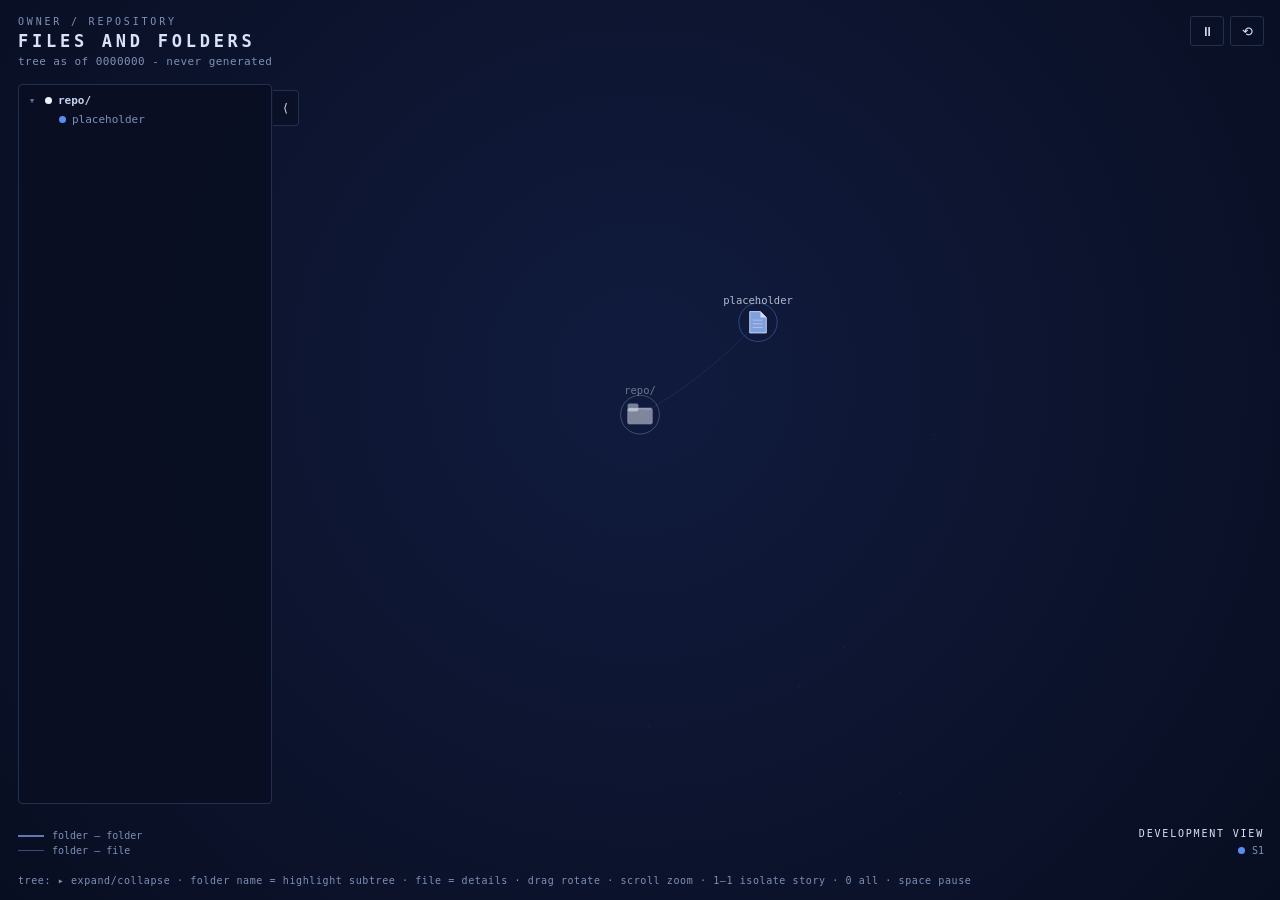
<file: module_monitoring/sub_module_dx/files_and_folders_visualisation_template.html>
<!DOCTYPE html>
<html lang="en">
<head>
<meta charset="utf-8">
<title>Files and Folders</title>
<style>
:root{
--bg-deep:#070C1C; --bg-glow:#101A3C;
--text:#D9E2F6; --dim:#7E90B8; --line:#22304F;
--mono:ui-monospace,'SF Mono','Cascadia Code',Consolas,Menlo,monospace;
--body:system-ui,-apple-system,'Segoe UI',Roboto,sans-serif;
}
*{box-sizing:border-box; margin:0; padding:0;}
html,body{height:100%; overflow:hidden; background:var(--bg-deep);}
canvas#space{position:fixed; inset:0; display:block; cursor:grab;}
canvas#space.dragging{cursor:grabbing;}
.hud{position:fixed; top:16px; left:18px; pointer-events:none; font-family:var(--mono);}
.hud .eyebrow{font-size:10px; letter-spacing:.28em; color:var(--dim); text-transform:uppercase;}
.hud h1{font-size:17px; font-weight:700; letter-spacing:.22em; color:var(--text); text-transform:uppercase; margin-top:4px;}
.hud .sub{font-size:11px; color:var(--dim); margin-top:4px; letter-spacing:.04em;}
#treeWrap{position:fixed; top:84px; left:18px; bottom:96px; width:254px; z-index:5;
transition:transform .25s ease;}
#treeWrap.closed{transform:translateX(calc(-100% - 18px));}
nav#tree{position:absolute; inset:0; overflow-y:auto; background:rgba(9,15,34,.92);
border:1px solid var(--line); border-radius:4px; padding:6px 0;
font-family:var(--mono); font-size:11px;}
#treeTab{position:absolute; right:-27px; top:6px; width:26px; height:36px;
border:1px solid var(--line); border-left:none; border-radius:0 4px 4px 0;
background:rgba(10,17,38,.9); color:var(--text); font-family:var(--mono);
font-size:12px; cursor:pointer;}
#treeTab:hover{border-color:#31456F;}
.trow{display:flex; align-items:center; gap:6px; padding:3px 10px 3px 0; cursor:pointer;
color:var(--dim); white-space:nowrap;}
.trow:hover{color:var(--text); background:rgba(24,36,70,.6);}
.trow .chev{width:14px; text-align:center; flex:none; color:#5E7099; cursor:pointer;}
.trow .chev:hover{color:var(--text);}
.trow .dot{width:7px; height:7px; border-radius:50%; flex:none;}
.trow.tfolder{color:#C7D3EE; font-weight:600;}
.trow.active{color:#FFFFFF; background:rgba(31,45,86,.9);}
.trow.inset{color:var(--text); background:rgba(20,30,60,.55);}
.edgekey{position:fixed; left:18px; bottom:44px; font-family:var(--mono); font-size:10px;
color:var(--dim); display:flex; flex-direction:column; gap:4px; pointer-events:none;}
.edgekey span{display:flex; align-items:center; gap:8px;}
.edgekey i{width:26px; height:0; border-top:2px solid var(--dim); display:inline-block;}
.edgekey i.tt{border-top-width:2.5px; border-color:#5F79B8;}
.edgekey i.tf{border-top-width:1px; border-color:#3A4C74;}
.edgekey i.fl{border-top:1.4px dashed var(--dim);}
.hint{position:fixed; left:18px; bottom:14px; font-family:var(--mono); font-size:10px;
letter-spacing:.06em; color:var(--dim); pointer-events:none;}
.controls{position:fixed; top:16px; right:16px; display:flex; gap:6px; font-family:var(--mono);}
.notice{position:fixed; top:14px; right:150px; max-width:50vw; font-family:var(--mono); font-weight:700; font-size:20px;
line-height:1.3; letter-spacing:.14em; text-transform:uppercase; text-align:right; white-space:pre-line; color:#FF5A4E;
pointer-events:none;}
.controls button{
width:34px; height:30px; border:1px solid var(--line); border-radius:3px;
background:rgba(10,17,38,.72); color:var(--text); font-size:13px; cursor:pointer;
}
.controls button:hover{border-color:#31456F;}
.controls button:focus-visible{outline:2px solid var(--text); outline-offset:2px;}
.legend{position:fixed; right:16px; bottom:44px; font-family:var(--mono); font-size:10px; color:var(--dim);
display:flex; flex-direction:column; align-items:flex-end; gap:3px;}
.legend__view{color:var(--text); letter-spacing:.18em; text-transform:uppercase; margin-bottom:3px;}
.legend__row{display:flex; align-items:center; gap:7px; cursor:pointer; max-width:34vw; text-align:right;}
.legend__row:hover{color:var(--text);}
.legend__row .dot{width:7px; height:7px; border-radius:50%; flex:none;}
aside#panel{
position:fixed; top:56px; right:16px; width:296px; max-width:calc(100vw - 32px);
background:rgba(9,15,34,.94); border:1px solid var(--line); border-radius:4px;
padding:14px 16px 16px; font-family:var(--body); color:var(--text);
display:none; backdrop-filter:blur(4px);
}
aside#panel.open{display:block;}
aside#panel .path{font-family:var(--mono); font-size:12px; color:var(--text);
word-break:break-all; padding-right:22px;}
aside#panel .path--name{word-break:normal; overflow-wrap:anywhere;}   /* a primitive's name breaks at spaces, a path anywhere */
aside#panel .story{display:inline-flex; align-items:center; gap:6px; margin-top:8px;
font-family:var(--mono); font-size:10px; letter-spacing:.1em; text-transform:uppercase; color:var(--dim);}
aside#panel .story .dot{width:7px; height:7px; border-radius:50%;}
aside#panel .desc{font-size:12.5px; line-height:1.5; color:#B9C6E4; margin-top:10px;}
aside#panel button.close{position:absolute; top:8px; right:8px; width:22px; height:22px;
border:none; background:none; color:var(--dim); font-size:14px; cursor:pointer; font-family:var(--mono);}
aside#panel button.close:hover{color:var(--text);}
</style>
</head>
<body>
<canvas id="space"></canvas>
<header class="hud">
<div class="eyebrow" id="hudEyebrow"></div>
<h1 id="hudTitle"></h1>
<div class="sub" id="hudSub"></div>
</header>
<div id="treeWrap">
<nav id="tree" aria-label="File tree"></nav>
<button id="treeTab" title="File tree (slide in / out)">&#10216;</button>
</div>
<div class="edgekey">
<span><i class="tt"></i>folder &ndash; folder</span>
<span><i class="tf"></i>folder &ndash; file</span>
<span id="edgekeyFlow"><i class="fl"></i>flow</span>
</div>
<div class="hint">tree: &#9656; expand/collapse &middot; folder name = highlight subtree &middot; file = details &middot; drag rotate &middot; scroll zoom &middot; <span id="hintStories"></span> isolate story &middot; 0 all &middot; space pause<span id="hintView"></span></div>
<div class="controls">
<button id="btnPlay" title="Pause / resume rotation (space)">&#9208;</button>
<button id="btnView" title="Deployment view / development view (v)">&#9729;&#xFE0E;</button>
<button id="btnReset" title="Reset camera (0)">&#10226;</button>
</div>
<div class="legend" id="legend"></div>
<div class="notice" id="notice"></div>
<aside id="panel" aria-live="polite">
<button class="close" id="panelClose" title="Close">&#10005;</button>
<div class="path" id="pPath"></div>
<div class="story" id="pStory"></div>
<div class="desc" id="pDesc"></div>
</aside>
<script>
'use strict';
const CONFIG = {
ISLAND_RADIUS: 310,     // floor of the islands' distance from the core; the tree pushes it out when discs would meet
ISLAND_GAP: 60,         // clear space between neighbouring islands' discs, and between an island and the core
RING_GAP: 16,           // clear space between neighbouring discs on one ring
FAN_SPAN: 4*Math.PI/3,  // widest arc a folder's children fan over, facing away from its parent; the third left free is where its own edge arrives
FILE_EXTENT: 12,        // radius of the disc a file glyph occupies
LABEL_CHAR_EXTENT: 0.4, // radius added per character of a file's name, so a long label gets room
PRIMITIVE_EXTENT: 32,   // radius of the disc a primitive glyph occupies — a hub-scale icon inside its halo
RING_Y_JITTER: 24,      // vertical offset alternation inside a ring
CAM_DIST: 1100,         // camera distance — a floor; the picture's own radius pushes it out
CAM_DIST_PER_RADIUS: 2, // camera distance in picture radii
FLOW_LIFT_PER_LENGTH: 0.2, // rise of a flow's control point per unit of its length: a flow rises with its length and clears the fans it passes
FLOW_TIP_GAP: 34,       // distance a flow stops short of its target — a hub's halo radius — so the arrowhead is seen
LEVEL_HUE_STEP: 12,     // degrees the island hue turns per nesting level below the hub
LEVEL_LIGHT_STEP: -0.09, // HSL lightness change per nesting level
FOV: 760,               // projection focal length
FIT_WIDTH: 1400,        // viewport width at which zoom = FIT_ZOOM fits the picture
FIT_ZOOM: 1,            // the zoom the picture is fitted at; a view with a wider ring asks for more
ZOOM_MIN: 0.4,
ZOOM_MAX: 2.4,
AUTO_SPEED: 0.10,       // rad/s auto-rotation
START_ROT_Y: 3.491,     // scanned: best node separation at start
START_ROT_X: -0.40,
DIM_ALPHA: 0.10,        // opacity of out-of-focus elements
STAR_COUNT: 90,         // lighter background
MAX_DPR: 1.5            // pixel-ratio cap
};
/* VISUALISATION:STRUCTURE:BEGIN - written by module_monitoring/sub_module_dx/visualise.py, do not edit by hand */
const META = {
title: 'Files and Folders',
eyebrow: 'owner / repository',
subtitle: 'tree as of 0000000 - never generated',
documentTitle: 'Files and Folders'
};
const VIEWS = {
development: {
camera: {},
desc: { root: '', placeholder: '' },
flows: [],
hub: { S1: 'placeholder' },
island: { root: 'core', placeholder: 'S1' },
islands: { core: { name: 'Repository root', color: '#EDF2FF' }, S1: { name: 'S1', color: '#5B8DEF' } },
notice: '',
order: ['S1'],
place: {},
primitives: [],
role: { root: 'root', placeholder: 'doc' }
}
};
const VIEW_ORDER = ['development'];
const TREE_NODES = [
{ id:'root', path:'repo/', type:'core', role:'root' },
{ id:'placeholder', path:'placeholder', type:'file', role:'doc' }
];
const TREE_EDGES = [
{ from:'root', to:'placeholder', type:'tree', thick:false }
];
/* VISUALISATION:STRUCTURE:END */
document.title = META.documentTitle;
document.getElementById('hudEyebrow').textContent = META.eyebrow;
document.getElementById('hudTitle').textContent = META.title;
document.getElementById('hudSub').textContent = META.subtitle;
const PARENT_OF = {};
TREE_EDGES.forEach(function(e){ if (e.type === 'tree') PARENT_OF[e.to] = e.from; });
function childrenOf(id){
return TREE_EDGES.filter(function(e){ return e.type === 'tree' && e.from === id; })
.map(function(e){ return nodeById[e.to]; });
}
function labelOf(n){
if (n.type === 'core') return 'repo/';
if (n.type === 'primitive') return n.name.split(' — ')[0].split(' (')[0];   // the head of the name; the rest is the panel's
return n.path.replace(/\/$/, '').split('/').pop() + (n.type !== 'file' ? '/' : '');
}
function pathDepth(n){ return (n.path.match(/\//g) || []).length; }
var EXTENT = {};
function extentOf(n){   // radius of the disc n and everything beneath it occupy — a function of the tree and the view's primitives, so cached per view
if (EXTENT[n.id] == null){
var kids = childrenOf(n.id);
EXTENT[n.id] = kids.length
? ringRadiusOf(kids) + Math.max.apply(null, kids.map(extentOf))
: (n.type === 'primitive' ? CONFIG.PRIMITIVE_EXTENT : CONFIG.FILE_EXTENT) + CONFIG.LABEL_CHAR_EXTENT * labelOf(n).length;
}
return EXTENT[n.id];
}
function ringRadiusOf(members){   // wide enough for the members' discs side by side on the fan, never inside a child folder's own disc
var arc = 0, widest = 0;
members.forEach(function(m){
var e = extentOf(m);
arc += 2*e + CONFIG.RING_GAP;
if (m.type === 'folder') widest = Math.max(widest, e);
});
return Math.max(72, 30 + members.length * 6.5, arc / CONFIG.FAN_SPAN, widest + CONFIG.RING_GAP);
}
function fanAround(c, members, radius, outward, yJitter){   // members side by side on an arc centred on `outward`, never wider than FAN_SPAN
var arcs = members.map(function(m){ return 2*extentOf(m) + CONFIG.RING_GAP; });
var total = arcs.reduce(function(s, a){ return s + a; }, 0);
var span = Math.min(CONFIG.FAN_SPAN, total / radius);   // a few children fan narrowly, many fill the whole arc
var phi = outward - span/2;
members.forEach(function(m, j){
var step = span * arcs[j] / total;   // a slot as wide as the subtree in it
m.p = {
x: c.x + radius * Math.cos(phi + step/2),
y: c.y + [1, 0, -1][j % 3] * yJitter,   // 3-phase jitter breaks view-ray alignment
z: c.z + radius * Math.sin(phi + step/2)
};
phi += step;
});
}
function layout(){
var root = nodeById['root'];
root.p = { x:0, y:8, z:0 };
// the root's own ring is the islands: each takes the arc its root-level members need, side by side
var islands = ISLAND_ORDER.map(function(key){
var members = NODES.filter(function(n){ return n.island === key; });
var hub = members.find(function(n){ return n.hub; });
// an island's roots: the hub, then every member whose tree parent lives on another island — no fan in the island can reach them
var roots = [hub].concat(members.filter(function(n){
var parent = nodeById[PARENT_OF[n.id]];
return !n.hub && !PLACE[n.id] && (!parent || parent.island !== key);
}));
var arcs = roots.map(function(n){ return 2*extentOf(n) + CONFIG.RING_GAP; });
return { key:key, members:members, hub:hub, roots:roots, arcs:arcs,
arc: arcs.reduce(function(s, a){ return s + a; }, 0) + CONFIG.ISLAND_GAP,
reach: Math.max.apply(null, roots.map(extentOf)) };
});
// the island radius: the floor, the circumference all the arcs need, and no island's disc reaching the core
var total = islands.reduce(function(s, isl){ return s + isl.arc; }, 0);
var radius = Math.max(CONFIG.ISLAND_RADIUS, total / (2*Math.PI));
islands.forEach(function(isl){ radius = Math.max(radius, isl.reach + CONFIG.ISLAND_GAP); });
var phi = -Math.PI/2;   // the first island starts at the top, the rest follow clockwise, each as wide as its arc
islands.forEach(function(isl){
var span = 2*Math.PI * isl.arc / total, perUnit = span / isl.arc;
isl.theta = phi + span/2;   // the island's bearing — what `place.da` offsets from
var a = phi + CONFIG.ISLAND_GAP/2 * perUnit;
isl.roots.forEach(function(n, j){
var centre = a + isl.arcs[j]/2 * perUnit;
n.p = { x: radius * Math.cos(centre), y: 0, z: radius * Math.sin(centre) };
n.root = true;   // an island root keeps its name in sight, hub or not
a += isl.arcs[j] * perUnit;
});
phi += span;
});
islands.forEach(function(isl){
isl.members.forEach(function(n){
var pl = PLACE[n.id];
if (pl){
var a = isl.theta + pl.da, r = radius * pl.r;
n.p = { x: r*Math.cos(a), y: pl.y, z: r*Math.sin(a) };
}
});
// folders shallowest first: a parent holds a position before its children fan out from it, away from
// its own parent — so the edge that arrives at a folder never runs through the fan the folder holds
isl.members.filter(function(n){ return n.type === 'folder'; })
.sort(function(a, b){ return pathDepth(a) - pathDepth(b); })
.forEach(function(f){
if (!f.p) return;
var kids = childrenOf(f.id).filter(function(k){ return !k.p; });   // a placed child keeps its place
if (!kids.length) return;
var parent = nodeById[PARENT_OF[f.id]];
var from = (parent && parent.p) ? parent.p : root.p;
var outward = Math.atan2(f.p.z - from.z, f.p.x - from.x);
var pl = PLACE[f.id];
var jit = (pl && pl.jit != null) ? pl.jit : CONFIG.RING_Y_JITTER;
fanAround(f.p, kids, ringRadiusOf(kids), outward, jit);
});
var leftover = isl.members.filter(function(n){ return !n.p; });
if (leftover.length){
fanAround(isl.hub.p, leftover, 110, isl.theta, CONFIG.RING_Y_JITTER);
}
});
}
var ISLANDS, ISLAND_ORDER, PLACE, VIEW, activeView;   // the placement that is live: one tree, seated by the active view
var NODES, EDGES, nodeById;   // the live sets: the one tree, and the primitives and flows the active view declares beside it
var LEVEL = {};   // nesting counted from the island root a node fans from, memoised per view
var PAL = {};
/* the digits the story ids answer to; the handler and the hint read this one list, so a key that
   isolates nothing is never offered and never dims the whole drawing */
var STORY_DIGITS = [];
var CAM_DIST_FLOOR = CONFIG.CAM_DIST;
var CAMERA_DEFAULTS = { START_ROT_Y: CONFIG.START_ROT_Y, START_ROT_X: CONFIG.START_ROT_X, FIT_WIDTH: CONFIG.FIT_WIDTH, FIT_ZOOM: CONFIG.FIT_ZOOM };   // a view lays its camera over these, never over the other view's
function nextView(){ return VIEW_ORDER[(VIEW_ORDER.indexOf(activeView) + 1) % VIEW_ORDER.length]; }
function setView(name){   // a view writes its facts onto the one tree, seats its primitives beside it, and the picture is laid out again
activeView = name; VIEW = VIEWS[name];
ISLANDS = VIEW.islands; ISLAND_ORDER = VIEW.order; PLACE = VIEW.place;
NODES = VIEW.primitives.concat(TREE_NODES);   // primitives first, so an island seats its hub, then its primitives, then its tracked roots
EDGES = TREE_EDGES.concat(VIEW.flows);
nodeById = {};
NODES.forEach(function(n){
nodeById[n.id] = n;
n.island = VIEW.island[n.id];
n.hub = VIEW.hub[n.island] === n.id;
n.role = VIEW.role[n.id];
n.desc = VIEW.desc[n.id];
n.root = false;
n.p = null;   // layout seats only what is unseated
});
if (hoverId && !nodeById[hoverId]) hoverId = null;   // a primitive of the view just left is under no pointer
Object.assign(CONFIG, CAMERA_DEFAULTS, VIEW.camera);
EXTENT = {}; LEVEL = {}; PAL = {};   // a primitive's disc, level and shade are the view's, so the memos are the view's
layout();
var radius = Math.max.apply(null, NODES.map(function(n){ return Math.sqrt(n.p.x*n.p.x + n.p.z*n.p.z); }));
CONFIG.CAM_DIST = Math.max(CAM_DIST_FLOOR, CONFIG.CAM_DIST_PER_RADIUS * radius);   // the front of a bigger picture stays as far from the lens
EDGES.forEach(sampleEdge);
STORY_DIGITS = '123456789'.split('').filter(function(d){ return ISLANDS['S' + d]; });
document.getElementById('hintStories').textContent = STORY_DIGITS.length
  ? STORY_DIGITS[0] + '–' + STORY_DIGITS[STORY_DIGITS.length - 1] : 'no story key';
document.getElementById('hintView').textContent = VIEW_ORDER.length > 1 ? ' · v ' + nextView() : '';
document.getElementById('btnView').textContent = nextView() === 'deployment' ? '☁︎' : '⌂';   // the glyph names the view the control goes to, as ⏸ / ▶ name the action
document.getElementById('edgekeyFlow').style.display = VIEW.flows.length ? '' : 'none';   // the key names only what the view draws
var notice = document.getElementById('notice');
notice.textContent = VIEW.notice;
notice.style.display = VIEW.notice ? '' : 'none';   // a view with no words shows no notice
document.querySelectorAll('#tree .trow').forEach(function(row){   // none before buildTree; restyled on every later flip
row.dotEl.style.background = paletteOf(nodeById[row.dataset.id]).line;
});
renderLegend();
activeIsland = null;   // an island id names another group in the other view; the selection, the subtree and the sidebar are the tree's and stay
if (!userZoomed) zoom = fitZoom();
if (selectedId) select(nodeById[selectedId] ? selectedId : null);   // a tracked node's panel re-reads island, colour and sentence; a primitive of the view just left has no panel here
invalidate();
}
var rafId = null, needsFrame = true, lastDraw = 0;   // declared before the first frame is asked for, so no initialiser runs after one is queued
setView(VIEW_ORDER[0]);
function sampleEdge(e){
var a = nodeById[e.from].p, b = nodeById[e.to].p;
var dx = b.x-a.x, dy = b.y-a.y, dz = b.z-a.z;
var len = Math.sqrt(dx*dx + dy*dy + dz*dz) || 1;
var flow = e.type === 'flow';
var bend = 0.05, lift = flow ? -CONFIG.FLOW_LIFT_PER_LENGTH * len : 8;   // a flow rises with its length (negative y is up on the screen); the bend keeps a pair going both ways apart
var tEnd = flow ? 1 - CONFIG.FLOW_TIP_GAP / len : 1;   // a flow stops at the target's halo, where its arrowhead is seen
var px = -dz/len, pz = dx/len;                    // perpendicular in XZ
var m = { x:(a.x+b.x)/2 + px*len*bend, y:(a.y+b.y)/2 + lift, z:(a.z+b.z)/2 + pz*len*bend };
var N = 12;
var pts = [];
for (var i=0; i<=N; i++){
var t = tEnd * i/N, u = 1-t;
pts.push({
x: u*u*a.x + 2*u*t*m.x + t*t*b.x,
y: u*u*a.y + 2*u*t*m.y + t*t*b.y,
z: u*u*a.z + 2*u*t*m.z + t*t*b.z
});
}
e.pts = pts;
}
var STARS = [];
(function(){
var seed = 42;
function rnd(){ seed = (seed*1103515245 + 12345) % 2147483648; return seed/2147483648; }
for (var i=0; i<CONFIG.STAR_COUNT; i++){
var u = rnd()*2-1, ang = rnd()*Math.PI*2;
var r = 950 + rnd()*550, s = Math.sqrt(1-u*u);
STARS.push({ x:r*s*Math.cos(ang), y:r*u*0.6, z:r*s*Math.sin(ang), m:0.35+rnd()*0.6 });
}
})();
var canvas = document.getElementById('space');
var ctx = canvas.getContext('2d');
var W = 0, H = 0, DPR = 1;
var rotY = CONFIG.START_ROT_Y, rotX = CONFIG.START_ROT_X, zoom = 1;
var playing = true, timeMs = 0;
var activeIsland = null, selectedId = null, hoverId = null;
var subtreeId = null, subtreeSet = null;
var userZoomed = false;
var bgGrad = null;   /* the one and only declaration — resize() fills it before first draw */
function makeBgGrad(){
var g = ctx.createRadialGradient(W/2, H*0.42, 60, W/2, H*0.42, Math.max(W, H)*0.75);
g.addColorStop(0, '#101A3C');
g.addColorStop(1, '#070C1C');
return g;
}
function fitZoom(){
return Math.max(CONFIG.ZOOM_MIN, Math.min(CONFIG.FIT_ZOOM, CONFIG.FIT_ZOOM * W / CONFIG.FIT_WIDTH));
}
function resize(){
DPR = Math.min(window.devicePixelRatio || 1, CONFIG.MAX_DPR);
W = window.innerWidth; H = window.innerHeight;
canvas.width = W * DPR; canvas.height = H * DPR;
ctx.setTransform(DPR, 0, 0, DPR, 0, 0);
bgGrad = makeBgGrad();
if (!userZoomed){ zoom = fitZoom(); }
invalidate();
}
window.addEventListener('resize', resize);
resize();
function projectInto(p, o){
var cy = Math.cos(rotY), sy = Math.sin(rotY);
var cx = Math.cos(rotX), sx = Math.sin(rotX);
var x1 = p.x*cy - p.z*sy;
var z1 = p.x*sy + p.z*cy;
var y2 = p.y*cx - z1*sx;
var z2 = p.y*sx + z1*cx;
var d = z2 + CONFIG.CAM_DIST;
if (d < 80) d = 80;
var s = (CONFIG.FOV * zoom) / d;
o.x = W/2 + x1*s;
o.y = H/2 - 40 + y2*s;
o.s = s;
o.d = d;
return o;
}
function project(p){
return projectInto(p, { x:0, y:0, s:0, d:0 });
}
function fog(d){
var a = 1 - (d - (CONFIG.CAM_DIST - 330)) / 660;
return Math.max(0.30, Math.min(1, a));
}
function neighbourSet(id){
var set = {}; set[id] = true;
EDGES.forEach(function(e){
if (e.from === id) set[e.to] = true;
if (e.to === id) set[e.from] = true;
});
return set;
}
function nodeAlpha(n){
if (selectedId){ return neighbourSet(selectedId)[n.id] ? 1 : CONFIG.DIM_ALPHA; }
if (hoverId){ return neighbourSet(hoverId)[n.id] ? 1 : CONFIG.DIM_ALPHA; }
if (subtreeSet){ return subtreeSet[n.id] ? 1 : CONFIG.DIM_ALPHA; }
if (activeIsland){ return (n.island === activeIsland || n.island === 'core') ? 1 : CONFIG.DIM_ALPHA; }
return 1;
}
function edgeAlpha(e){
var a = nodeAlpha(nodeById[e.from]), b = nodeAlpha(nodeById[e.to]);
var focusId = selectedId || hoverId;
if (focusId && e.from !== focusId && e.to !== focusId) return CONFIG.DIM_ALPHA * 0.7;
return Math.min(a, b);
}
var TAU = Math.PI * 2;
function hexToRgb(hex){
var v = parseInt(hex.slice(1), 16);
return [(v>>16)&255, (v>>8)&255, v&255];
}
function tintStr(hex, t){
var c = hexToRgb(hex);
var r = Math.round(c[0] + (255-c[0])*t);
var g = Math.round(c[1] + (255-c[1])*t);
var b = Math.round(c[2] + (255-c[2])*t);
return 'rgb(' + r + ',' + g + ',' + b + ')';
}
function shadeStr(hex, level){   // the island colour turned LEVEL_HUE_STEP degrees and moved LEVEL_LIGHT_STEP per nesting level
if (!level) return hex;
var c = hexToRgb(hex).map(function(v){ return v/255; });
var max = Math.max(c[0], c[1], c[2]), min = Math.min(c[0], c[1], c[2]);
var l = (max + min)/2, d = max - min, h = 0, s = 0;
if (d > 0){
s = d / (1 - Math.abs(2*l - 1));
h = (max === c[0]) ? (c[1] - c[2])/d : (max === c[1]) ? (c[2] - c[0])/d + 2 : (c[0] - c[1])/d + 4;
h = (h*60 + 360) % 360;
}
h = (h + CONFIG.LEVEL_HUE_STEP * level + 360) % 360;
l = Math.max(0, Math.min(1, l + CONFIG.LEVEL_LIGHT_STEP * level));
var q = (1 - Math.abs(2*l - 1)) * s, x = q * (1 - Math.abs((h/60) % 2 - 1)), m = l - q/2;
var sector = [[q,x,0],[x,q,0],[0,q,x],[0,x,q],[x,0,q],[q,0,x]][Math.floor(h/60) % 6];
return '#' + sector.map(function(v){ return ('0' + Math.round((v + m)*255).toString(16)).slice(-2); }).join('');
}
function levelOf(n){   // nesting counted from the island root a node fans from — a module beside a primitive hub keeps level 0
if (LEVEL[n.id] == null){
var parent = nodeById[PARENT_OF[n.id]];
LEVEL[n.id] = (n.type === 'primitive' || !parent || parent.type === 'core' || parent.island !== n.island)
? 0 : levelOf(parent) + pathDepth(n) - pathDepth(parent);
}
return LEVEL[n.id];
}
function paletteOf(n){   // one palette per (island, nesting level), built on first use
var level = levelOf(n);
var key = n.island + ':' + level;
if (!PAL[key]){
var col = shadeStr(ISLANDS[n.island].color, level);
PAL[key] = {
line:       col,
folderBody: tintStr(col, 0.28),
folderTab:  tintStr(col, 0.14),
topline:    tintStr(col, 0.75),
fileBody:   tintStr(col, 0.32),
fileFold:   tintStr(col, 0.78),
stroke:     tintStr(col, 0.72),
lines:      tintStr(col, 0.85)
};
}
return PAL[key];
}
var STAR_SCR = { x:0, y:0, s:0, d:0 };
function drawBackground(){
if (!bgGrad){ bgGrad = makeBgGrad(); }
ctx.globalAlpha = 1;
ctx.fillStyle = bgGrad;
ctx.fillRect(0, 0, W, H);
ctx.fillStyle = '#9FB6E8';
for (var i=0; i<STARS.length; i++){
var st = STARS[i];
projectInto(st, STAR_SCR);
if (STAR_SCR.d < 100) continue;
ctx.globalAlpha = 0.16 * st.m * fog(STAR_SCR.d) + 0.04;
ctx.fillRect(STAR_SCR.x, STAR_SCR.y, st.m > 0.8 ? 1.6 : 1, st.m > 0.8 ? 1.6 : 1);
}
}
function strokeEdge(e){
var alpha = edgeAlpha(e);
var pts = e.scr;
var midFog = fog(pts[pts.length >> 1].d);
ctx.beginPath();
ctx.moveTo(pts[0].x, pts[0].y);
for (var i=1; i<pts.length; i++) ctx.lineTo(pts[i].x, pts[i].y);
if (e.type === 'flow'){   /* primitive → primitive: dashed, the source island's colour, an arrowhead at the target */
var P = paletteOf(nodeById[e.from]);
ctx.strokeStyle = P.line;
ctx.globalAlpha = 0.6 * alpha * midFog;
ctx.lineWidth = 1.4;
ctx.setLineDash([4, 3]);
ctx.stroke();
ctx.setLineDash([]);
var tip = pts[pts.length - 1], k = pts.length - 2;
while (k > 0 && Math.abs(pts[k].x - tip.x) + Math.abs(pts[k].y - tip.y) < 1) k--;   // seen end-on the last samples coincide; the head takes its bearing from the first that does not
var ang = Math.atan2(tip.y - pts[k].y, tip.x - pts[k].x), head = Math.max(5, 9 * tip.s);
ctx.beginPath();
ctx.moveTo(tip.x, tip.y);
ctx.lineTo(tip.x - head*Math.cos(ang - 0.42), tip.y - head*Math.sin(ang - 0.42));
ctx.lineTo(tip.x - head*Math.cos(ang + 0.42), tip.y - head*Math.sin(ang + 0.42));
ctx.closePath();
ctx.fillStyle = P.line;
ctx.fill();
return;
}
if (e.thick){          /* folder – folder */
ctx.strokeStyle = '#5F79B8';
ctx.globalAlpha = 0.75 * alpha * midFog;
ctx.lineWidth = 2.2;
} else {               /* folder – file */
ctx.strokeStyle = '#3A4C74';
ctx.globalAlpha = 0.45 * alpha * midFog;
ctx.lineWidth = 1;
}
ctx.stroke();
}
function pathRoundRect(x, y, w, h, r){
ctx.beginPath();
ctx.moveTo(x + r, y);
ctx.lineTo(x + w - r, y);
ctx.quadraticCurveTo(x + w, y, x + w, y + r);
ctx.lineTo(x + w, y + h - r);
ctx.quadraticCurveTo(x + w, y + h, x + w - r, y + h);
ctx.lineTo(x + r, y + h);
ctx.quadraticCurveTo(x, y + h, x, y + h - r);
ctx.lineTo(x, y + r);
ctx.quadraticCurveTo(x, y, x + r, y);
ctx.closePath();
}
function drawFolderIcon(pr, P, alpha, u, isCore){
var bw = 2.3*u, bh = 1.5*u, tw = 1.0*u, th = 0.42*u;
var rad = Math.max(1.2, 0.16*u);
var x0 = pr.x - bw/2, y0 = pr.y - bh/2 + th*0.3;
ctx.globalAlpha = alpha;
pathRoundRect(x0, y0 - th, tw, th + rad*2, rad);
ctx.fillStyle = isCore ? '#DDE5F6' : P.folderTab;
ctx.fill();
pathRoundRect(x0, y0, bw, bh, rad);
ctx.fillStyle = isCore ? '#EEF2FB' : P.folderBody;
ctx.fill();
ctx.strokeStyle = isCore ? '#7E90B8' : P.stroke;
ctx.lineWidth = 1;
ctx.stroke();
ctx.globalAlpha = alpha * 0.6;
ctx.beginPath();
ctx.moveTo(x0 + rad, y0 + 1);
ctx.lineTo(x0 + bw - rad, y0 + 1);
ctx.strokeStyle = P.topline;
ctx.stroke();
}
function drawFileIcon(pr, P, alpha, u, isArtifact){
var fw = 1.55*u, fh = 2.0*u, fold = 0.55*u;
var x0 = pr.x - fw/2, y0 = pr.y - fh/2;
if (isArtifact){
ctx.globalAlpha = alpha * 0.30;   /* cheap halo instead of shadowBlur */
ctx.fillStyle = P.line;
ctx.beginPath();
ctx.arc(pr.x, pr.y, 1.7*u, 0, TAU);
ctx.fill();
}
ctx.globalAlpha = alpha;
ctx.beginPath();
ctx.moveTo(x0, y0);
ctx.lineTo(x0 + fw - fold, y0);
ctx.lineTo(x0 + fw, y0 + fold);
ctx.lineTo(x0 + fw, y0 + fh);
ctx.lineTo(x0, y0 + fh);
ctx.closePath();
ctx.fillStyle = P.fileBody;
ctx.fill();
ctx.strokeStyle = P.stroke;
ctx.lineWidth = 1;
ctx.stroke();
ctx.beginPath();
ctx.moveTo(x0 + fw - fold, y0);
ctx.lineTo(x0 + fw - fold, y0 + fold);
ctx.lineTo(x0 + fw, y0 + fold);
ctx.closePath();
ctx.fillStyle = P.fileFold;
ctx.fill();
if (isArtifact){
var s = 0.42*u;
ctx.save();
ctx.translate(pr.x, y0 + fh*0.62);
ctx.rotate(Math.PI/4);
ctx.globalAlpha = alpha * 0.92;
ctx.fillStyle = '#FFFFFF';
ctx.fillRect(-s/2, -s/2, s, s);
ctx.strokeStyle = P.line;
ctx.strokeRect(-s/2, -s/2, s, s);
ctx.restore();
} else if (fw > 11){
ctx.globalAlpha = alpha * 0.5;
ctx.strokeStyle = P.lines;
ctx.lineWidth = 1;
for (var i = 0; i < 3; i++){
var ly = y0 + fh*0.40 + i*fh*0.17;
ctx.beginPath();
ctx.moveTo(x0 + fw*0.18, ly);
ctx.lineTo(x0 + fw*0.78, ly);
ctx.stroke();
}
}
}
var PRIMITIVE_ICON = {   // one glyph per primitive role — the closed set visualise.py checks a view's primitives against
registry: drawRegistryIcon, container: drawContainerIcon, instance: drawInstanceIcon, store: drawStoreIcon,
database: drawDatabaseIcon, state_machine: drawStateMachineIcon, event_rule: drawEventRuleIcon,
log_streams: drawLogStreamsIcon, front: drawFrontIcon, secret: drawSecretIcon
};
function drawPrimitiveIcon(role, pr, P, alpha, u, absent){   // absent: a dashed outline and a paler glyph — described here, built nowhere
ctx.lineWidth = 1;
ctx.setLineDash(absent ? [3, 3] : []);
PRIMITIVE_ICON[role](pr, P, absent ? alpha * 0.6 : alpha, u);
ctx.setLineDash([]);   // the halo and the selection ring that follow are solid
ctx.lineWidth = 1;     // two glyphs stroke thicker; nothing after them may inherit it
}
function drawRegistryIcon(pr, P, alpha, u){   // three image layers, the front one whole
var w = 2.0*u, h = 1.2*u, step = 0.26*u, rad = Math.max(1.2, 0.14*u);
ctx.globalAlpha = alpha;
for (var i = 2; i >= 0; i--){
pathRoundRect(pr.x - w/2 + (i - 1)*step*0.6, pr.y - h/2 - (i - 1)*step, w, h, rad);
ctx.fillStyle = i ? P.folderTab : P.folderBody; ctx.fill();
ctx.strokeStyle = P.stroke; ctx.stroke();
}
ctx.globalAlpha = alpha * 0.6; ctx.strokeStyle = P.lines;
ctx.beginPath(); ctx.moveTo(pr.x - w*0.3, pr.y + step); ctx.lineTo(pr.x + w*0.3, pr.y + step); ctx.stroke();
}
function drawContainerIcon(pr, P, alpha, u){   // a box with a run mark: one process that starts, runs and exits
var w = 2.0*u, h = 1.4*u, rad = Math.max(1.2, 0.16*u);
ctx.globalAlpha = alpha;
pathRoundRect(pr.x - w/2, pr.y - h/2, w, h, rad);
ctx.fillStyle = P.folderBody; ctx.fill(); ctx.strokeStyle = P.stroke; ctx.stroke();
ctx.beginPath();
ctx.moveTo(pr.x - 0.28*u, pr.y - 0.38*u); ctx.lineTo(pr.x + 0.40*u, pr.y); ctx.lineTo(pr.x - 0.28*u, pr.y + 0.38*u); ctx.closePath();
ctx.fillStyle = P.lines; ctx.fill();
}
function drawInstanceIcon(pr, P, alpha, u){   // a chassis with two bays
var w = 2.2*u, h = 1.6*u, rad = Math.max(1.2, 0.16*u), x0 = pr.x - w/2, y0 = pr.y - h/2;
ctx.globalAlpha = alpha;
pathRoundRect(x0, y0, w, h, rad);
ctx.fillStyle = P.folderTab; ctx.fill(); ctx.strokeStyle = P.stroke; ctx.stroke();
ctx.globalAlpha = alpha * 0.7; ctx.strokeStyle = P.lines;
[1/3, 2/3].forEach(function(f){ ctx.beginPath(); ctx.moveTo(x0 + 0.25*u, y0 + h*f); ctx.lineTo(x0 + w - 0.25*u, y0 + h*f); ctx.stroke(); });
}
function drawStoreIcon(pr, P, alpha, u){   // a bucket: the rim, and a body that narrows to the bottom
var rw = 1.1*u, rh = 0.32*u, h = 1.5*u, bw = 0.85*u, top = pr.y - h/2;
ctx.globalAlpha = alpha;
ctx.beginPath();
ctx.moveTo(pr.x - rw, top); ctx.lineTo(pr.x - bw, top + h);
ctx.ellipse(pr.x, top + h, bw, rh*0.8, 0, Math.PI, 0, true);
ctx.lineTo(pr.x + rw, top); ctx.closePath();
ctx.fillStyle = P.folderBody; ctx.fill(); ctx.strokeStyle = P.stroke; ctx.stroke();
ctx.beginPath(); ctx.ellipse(pr.x, top, rw, rh, 0, 0, TAU);
ctx.fillStyle = P.folderTab; ctx.fill(); ctx.stroke();
}
function drawDatabaseIcon(pr, P, alpha, u){   // a cylinder — the one database object per asset; written in u alone, so it reads at file scale and at hub scale
var rx = 0.8*u, ry = 0.3*u, h = 1.5*u, top = pr.y - h/2;
ctx.globalAlpha = alpha;
ctx.beginPath();
ctx.moveTo(pr.x - rx, top); ctx.lineTo(pr.x - rx, top + h);
ctx.ellipse(pr.x, top + h, rx, ry, 0, Math.PI, 0, true);
ctx.lineTo(pr.x + rx, top); ctx.closePath();
ctx.fillStyle = P.fileBody; ctx.fill(); ctx.strokeStyle = P.stroke; ctx.lineWidth = 1; ctx.stroke();
ctx.beginPath(); ctx.ellipse(pr.x, top, rx, ry, 0, 0, TAU);
ctx.fillStyle = P.fileFold; ctx.fill(); ctx.stroke();
ctx.globalAlpha = alpha * 0.6; ctx.strokeStyle = P.lines;
ctx.beginPath(); ctx.ellipse(pr.x, top + h*0.45, rx, ry, 0, 0, Math.PI); ctx.stroke();
}
function drawStateMachineIcon(pr, P, alpha, u){   // two states on a rail
var s = 0.6*u, gap = 0.3*u, y = pr.y, x0 = pr.x - 1.1*u, x1 = pr.x + 1.1*u;
ctx.globalAlpha = alpha; ctx.strokeStyle = P.stroke;
ctx.beginPath(); ctx.moveTo(x0, y); ctx.lineTo(x1, y); ctx.stroke();
[0, 1].forEach(function(i){
pathRoundRect(pr.x - s - gap/2 + i*(s + gap), y - s/2, s, s, Math.max(1.2, 0.12*u));
ctx.fillStyle = i ? P.folderTab : P.folderBody; ctx.fill(); ctx.stroke();
});
}
function drawEventRuleIcon(pr, P, alpha, u){   // a choice diamond with a bolt: an event, and the condition it answers to
var r = 0.95*u;
ctx.globalAlpha = alpha;
ctx.beginPath(); ctx.moveTo(pr.x, pr.y - r); ctx.lineTo(pr.x + r, pr.y); ctx.lineTo(pr.x, pr.y + r); ctx.lineTo(pr.x - r, pr.y); ctx.closePath();
ctx.fillStyle = P.folderBody; ctx.fill(); ctx.strokeStyle = P.stroke; ctx.stroke();
ctx.strokeStyle = P.lines; ctx.lineWidth = Math.max(1, 0.14*u);
ctx.beginPath(); ctx.moveTo(pr.x + 0.25*u, pr.y - 0.45*u); ctx.lineTo(pr.x - 0.25*u, pr.y); ctx.lineTo(pr.x + 0.25*u, pr.y + 0.45*u); ctx.stroke();
ctx.lineWidth = 1;
}
function drawLogStreamsIcon(pr, P, alpha, u){   // three streams, of unequal length
var x0 = pr.x - 1.0*u, bh = 0.34*u, gap = 0.2*u, top = pr.y - (3*bh + 2*gap)/2;
ctx.globalAlpha = alpha;
[0.6, 0.85, 0.7].forEach(function(f, i){
pathRoundRect(x0, top + i*(bh + gap), 2.0*u*f, bh, bh/2);
ctx.fillStyle = i === 1 ? P.folderTab : P.folderBody; ctx.fill(); ctx.strokeStyle = P.stroke; ctx.stroke();
});
}
function drawFrontIcon(pr, P, alpha, u){   // a globe: the rim, one meridian, the equator
var r = 0.95*u;
ctx.globalAlpha = alpha;
ctx.beginPath(); ctx.arc(pr.x, pr.y, r, 0, TAU); ctx.fillStyle = P.folderBody; ctx.fill(); ctx.strokeStyle = P.stroke; ctx.stroke();
ctx.globalAlpha = alpha * 0.7; ctx.strokeStyle = P.lines;
ctx.beginPath(); ctx.ellipse(pr.x, pr.y, r*0.42, r, 0, 0, TAU); ctx.stroke();
ctx.beginPath(); ctx.moveTo(pr.x - r, pr.y); ctx.lineTo(pr.x + r, pr.y); ctx.stroke();
}
function drawSecretIcon(pr, P, alpha, u){   // a key: the bow, the shaft, two bits
var r = 0.42*u, bx = pr.x - 0.75*u, y = pr.y;
ctx.globalAlpha = alpha; ctx.strokeStyle = P.stroke; ctx.lineWidth = Math.max(1, 0.14*u);
ctx.beginPath(); ctx.arc(bx, y, r, 0, TAU); ctx.fillStyle = P.folderBody; ctx.fill(); ctx.stroke();
ctx.beginPath(); ctx.moveTo(bx + r, y); ctx.lineTo(pr.x + 1.0*u, y); ctx.stroke();
ctx.beginPath();
ctx.moveTo(pr.x + 0.55*u, y); ctx.lineTo(pr.x + 0.55*u, y + 0.35*u);
ctx.moveTo(pr.x + 0.9*u, y); ctx.lineTo(pr.x + 0.9*u, y + 0.35*u); ctx.stroke();
ctx.lineWidth = 1;
}
function baseOf(n){ return n.type === 'core' ? 17 : n.type === 'primitive' ? 16 : (n.type === 'folder' || n.hub) ? 13 : 8; }   // one rule for glyph, label and hit radius
function drawNode(n, pr){
var P = paletteOf(n);
var alpha = nodeAlpha(n) * fog(pr.d);
var u = baseOf(n) * pr.s;
if (n.type === 'folder' || n.type === 'core'){
drawFolderIcon(pr, P, alpha, u, n.type === 'core');
} else if (n.type === 'primitive'){
drawPrimitiveIcon(n.role, pr, P, alpha, u, n.absent);
} else if (n.role === 'database'){
drawDatabaseIcon(pr, P, alpha, u);
} else {
drawFileIcon(pr, P, alpha, u, n.role === 'artifact');
}
if (n.type === 'core' || n.hub){
ctx.globalAlpha = 0.45 * alpha;
ctx.beginPath();
ctx.strokeStyle = P.line;
ctx.lineWidth = 1;
ctx.arc(pr.x, pr.y, 1.8*u, 0, TAU);
ctx.stroke();
}
if (n.id === selectedId){
ctx.globalAlpha = 0.55 + 0.30*Math.sin(timeMs/300);
ctx.beginPath();
ctx.strokeStyle = '#FFFFFF';
ctx.lineWidth = 1.4;
ctx.arc(pr.x, pr.y, 2.1*u, 0, TAU);
ctx.stroke();
}
}
function labelVisible(n){
if (n.hub || n.root || n.type === 'core' || n.type === 'primitive') return true;   // an island root and a primitive are always named
if (subtreeSet && subtreeSet[n.id]) return true;
if (selectedId && neighbourSet(selectedId)[n.id]) return true;
if (hoverId && neighbourSet(hoverId)[n.id]) return true;
if (activeIsland && n.island === activeIsland) return true;
return false;
}
function drawLabel(n, pr){
if (!labelVisible(n)) return;
var alpha = nodeAlpha(n) * fog(pr.d);
if (alpha < 0.2 || (pr.d > CONFIG.CAM_DIST && n.type !== 'core')) return;   // the far half of the picture carries no name, whatever its size; the core is the middle, not the far half
var name = labelOf(n);
ctx.globalAlpha = 0.92 * alpha;
var lift = (n.type === 'file' ? 1.05 : 1.25) * baseOf(n) * pr.s;
if (n.type === 'primitive') ctx.fillText(name, pr.x, pr.y + lift + 12);   // below the glyph: a flow leaves it upward
else ctx.fillText(name, pr.x, pr.y - lift - 7);
}
var prefersReducedMotion = window.matchMedia &&
window.matchMedia('(prefers-reduced-motion: reduce)').matches;
var projCache = {};
function draw(){
drawBackground();
var i, e, n, j;
for (i=0; i<EDGES.length; i++){
e = EDGES[i];
if (!e.scr){
e.scr = [];
for (j=0; j<e.pts.length; j++) e.scr.push({ x:0, y:0, s:0, d:0 });
}
for (j=0; j<e.pts.length; j++) projectInto(e.pts[j], e.scr[j]);
}
var edgeOrder = EDGES.slice().sort(function(a, b){   // flows over the tree's edges, each set far to near
return ((a.type === 'flow') - (b.type === 'flow')) || (b.scr[b.scr.length >> 1].d - a.scr[a.scr.length >> 1].d);
});
for (i=0; i<edgeOrder.length; i++) strokeEdge(edgeOrder[i]);
for (i=0; i<NODES.length; i++){
n = NODES[i];
if (!n.scr) n.scr = { x:0, y:0, s:0, d:0 };
projCache[n.id] = projectInto(n.p, n.scr);
}
var order = NODES.slice().sort(function(a, b){
return projCache[b.id].d - projCache[a.id].d;
});
for (i=0; i<order.length; i++) drawNode(order[i], projCache[order[i].id]);
ctx.font = '10.5px ui-monospace, Consolas, monospace';
ctx.textAlign = 'center';
ctx.fillStyle = '#D9E2F6';
for (i=0; i<order.length; i++) drawLabel(order[i], projCache[order[i].id]);
ctx.globalAlpha = 1;
}
function tick(now){
rafId = null;
var animating = playing && !prefersReducedMotion;
var dt = lastDraw ? Math.min(now - lastDraw, 100) : 16;
if (animating && !dragState.down){ rotY += CONFIG.AUTO_SPEED * dt / 1000; }
timeMs = now;
draw();               /* every vsync frame while animating — even pacing, no judder */
lastDraw = now;
needsFrame = false;
if (animating || needsFrame){ scheduleFrame(); }
}
function scheduleFrame(){
if (rafId == null){ rafId = requestAnimationFrame(tick); }
}
function invalidate(){
needsFrame = true;
scheduleFrame();
}
scheduleFrame();
var dragState = { down:false, moved:false, x:0, y:0, id:null };
var pointers = {};
function hitTest(mx, my){
var best = null, bestDist = 1e9;
NODES.forEach(function(n){
var pr = projCache[n.id] || project(n.p);
var r = Math.max(1.3 * baseOf(n) * pr.s + 8, 15);
var dx = mx - pr.x, dy = my - pr.y;
var d2 = dx*dx + dy*dy;
if (d2 < r*r && d2 < bestDist){ best = n; bestDist = d2; }
});
return best;
}
canvas.addEventListener('pointerdown', function(ev){
canvas.setPointerCapture(ev.pointerId);
pointers[ev.pointerId] = { x:ev.clientX, y:ev.clientY };
dragState.down = true; dragState.moved = false;
dragState.x = ev.clientX; dragState.y = ev.clientY;
canvas.classList.add('dragging');
});
canvas.addEventListener('pointermove', function(ev){
if (pointers[ev.pointerId]){
pointers[ev.pointerId].x = ev.clientX;
pointers[ev.pointerId].y = ev.clientY;
}
if (dragState.down){
var dx = ev.clientX - dragState.x, dy = ev.clientY - dragState.y;
if (Math.abs(dx) + Math.abs(dy) > 4) dragState.moved = true;
rotY += dx * 0.005;
rotX = Math.max(-1.2, Math.min(1.2, rotX + dy * 0.005));
dragState.x = ev.clientX; dragState.y = ev.clientY;
invalidate();
} else if (ev.pointerType === 'mouse'){
var h = hitTest(ev.clientX, ev.clientY);
var hid = h ? h.id : null;
if (hid !== hoverId){
hoverId = hid;
invalidate();
}
canvas.style.cursor = h ? 'pointer' : 'grab';
}
});
function endPointer(ev){
delete pointers[ev.pointerId];
if (Object.keys(pointers).length === 0){
canvas.classList.remove('dragging');
if (dragState.down && !dragState.moved){
var h = hitTest(ev.clientX, ev.clientY);
if (h){ select(h.id); } else { select(null); }
}
dragState.down = false;
}
}
canvas.addEventListener('pointerup', endPointer);
canvas.addEventListener('pointercancel', endPointer);
canvas.addEventListener('wheel', function(ev){
ev.preventDefault();
userZoomed = true;
zoom = Math.max(CONFIG.ZOOM_MIN, Math.min(CONFIG.ZOOM_MAX, zoom * (1 - ev.deltaY * 0.0012)));
invalidate();
}, { passive:false });
var panel = document.getElementById('panel');
function select(id){
selectedId = id;
invalidate();
if (!id){ panel.classList.remove('open'); return; }
var n = nodeById[id];
var isl = ISLANDS[n.island];
var pPath = document.getElementById('pPath');
pPath.textContent = n.type === 'primitive' ? n.name : n.path;
pPath.classList.toggle('path--name', n.type === 'primitive');
var st = document.getElementById('pStory');
st.innerHTML = '';
var dot = document.createElement('span');
dot.className = 'dot'; dot.style.background = isl.color;
st.appendChild(dot);
st.appendChild(document.createTextNode(isl.name + ' · ' + n.role.replace(/_/g, ' ')));   // the role word, not its key
document.getElementById('pDesc').textContent = n.desc;
panel.classList.add('open');
}
document.getElementById('panelClose').addEventListener('click', function(){ select(null); });
var treeWrap = document.getElementById('treeWrap');
var treeEl = document.getElementById('tree');
var treeTab = document.getElementById('treeTab');
var TREE_CHILDREN = {};
var TREE_PARENT = {};
TREE_EDGES.forEach(function(e){
if (e.type !== 'tree') return;
if (!TREE_CHILDREN[e.from]) TREE_CHILDREN[e.from] = [];
TREE_CHILDREN[e.from].push(e.to);
TREE_PARENT[e.to] = e.from;
});
var expanded = { root: true };   /* IDE default: root open, subfolders closed */
var TREE_ROWS = [];
function descendantSet(id){
var set = {};
var stack = [id];
while (stack.length){
var cur = stack.pop();
if (set[cur]) continue;
set[cur] = true;
(TREE_CHILDREN[cur] || []).forEach(function(c){ stack.push(c); });
}
return set;
}
function isRowVisible(id){
var p = TREE_PARENT[id];
while (p !== undefined){
if (!expanded[p]) return false;
p = TREE_PARENT[p];
}
return true;
}
function refreshTree(){
TREE_ROWS.forEach(function(row){
var id = row.dataset.id;
row.style.display = isRowVisible(id) ? 'flex' : 'none';
row.classList.toggle('active', subtreeId !== null && id === subtreeId);
row.classList.toggle('inset',
!!(subtreeSet && subtreeSet[id] && id !== subtreeId));
if (row.chevEl && row.hasKids){
row.chevEl.textContent = expanded[id] ? '▾' : '▸';
}
});
}
function clearSubtree(){
subtreeId = null; subtreeSet = null;
refreshTree();
invalidate();
}
function expandBranch(id){
Object.keys(descendantSet(id)).forEach(function(k){
if (TREE_CHILDREN[k]) expanded[k] = true;
});
}
function setSubtree(id){
if (subtreeId === id){ clearSubtree(); return; }
subtreeId = id;
subtreeSet = descendantSet(id);
activeIsland = null;
select(null);
expandBranch(id);   /* highlighting a folder opens its branch, IDE-style */
refreshTree();
invalidate();
}
function buildTree(){
function addRow(id, depth){
var nd = nodeById[id];
var hasKids = !!TREE_CHILDREN[id];
var row = document.createElement('div');
row.className = 'trow ' + ((nd.type === 'file') ? 'tfile' : 'tfolder');
row.dataset.id = id;
row.style.paddingLeft = (6 + depth*14) + 'px';
var chev = document.createElement('span');
chev.className = 'chev';
chev.textContent = hasKids ? '▸' : ' ';
if (hasKids){
chev.addEventListener('click', function(ev){
ev.stopPropagation();
expanded[id] = !expanded[id];
refreshTree();
});
}
row.appendChild(chev);
row.chevEl = chev;
row.hasKids = hasKids;
var dot = document.createElement('span');
dot.className = 'dot';
dot.style.background = paletteOf(nd).line;   // a row is a node, so its dot carries the node's shade
row.appendChild(dot);
row.dotEl = dot;
row.appendChild(document.createTextNode(labelOf(nd)));
row.addEventListener('click', function(){
if (nd.type === 'file'){ select(id); } else { setSubtree(id); }
});
treeEl.appendChild(row);
TREE_ROWS.push(row);
// code-point order, not localeCompare: the sidebar has to agree with the order the
// this page was written with, and localeCompare answers differently per locale
var kids = (TREE_CHILDREN[id] || []).slice().sort(function(a, b){
var na = nodeById[a], nb = nodeById[b];
var fa = (na.type === 'file') ? 1 : 0, fb = (nb.type === 'file') ? 1 : 0;
if (fa !== fb) return fa - fb;
return na.path < nb.path ? -1 : na.path > nb.path ? 1 : 0;
});
kids.forEach(function(c){ addRow(c, depth + 1); });
}
addRow('root', 0);
refreshTree();
}
buildTree();
function setTreeOpen(open){
treeWrap.classList.toggle('closed', !open);
treeTab.textContent = open ? '⟨' : '⟩';
}
treeTab.addEventListener('click', function(){
setTreeOpen(treeWrap.classList.contains('closed'));
});
setTreeOpen(true);
function renderLegend(){   // the active view by name, and its islands in layout order; a row isolates its island as the digit does
var legend = document.getElementById('legend');
legend.innerHTML = '';
var head = document.createElement('div');
head.className = 'legend__view';
head.textContent = activeView + ' view';
legend.appendChild(head);
ISLAND_ORDER.forEach(function(key){
var row = document.createElement('div');
row.className = 'legend__row';
var dot = document.createElement('span');
dot.className = 'dot'; dot.style.background = ISLANDS[key].color;
row.appendChild(dot);
row.appendChild(document.createTextNode(ISLANDS[key].name));
row.addEventListener('click', function(){ setIsland(key); });
legend.appendChild(row);
});
}
function setIsland(key){
activeIsland = (activeIsland === key) ? null : key;
clearSubtree();
selectedId = null;
panel.classList.remove('open');
invalidate();
}
var btnPlay = document.getElementById('btnPlay');
function setPlaying(v){
playing = v;
btnPlay.textContent = playing ? '⏸' : '▶';
invalidate();
}
btnPlay.addEventListener('click', function(){ setPlaying(!playing); });
function resetCamera(){
rotY = CONFIG.START_ROT_Y; rotX = CONFIG.START_ROT_X;
userZoomed = false; zoom = fitZoom();
activeIsland = null;
clearSubtree();
select(null);
}
document.getElementById('btnReset').addEventListener('click', resetCamera);
var btnView = document.getElementById('btnView');
btnView.style.display = VIEW_ORDER.length > 1 ? '' : 'none';   // one view, no view control
btnView.addEventListener('click', function(){ setView(nextView()); });
window.addEventListener('keydown', function(ev){
if (ev.key === ' '){ ev.preventDefault(); setPlaying(!playing); }
else if (STORY_DIGITS.indexOf(ev.key) >= 0){ setIsland('S' + ev.key); }
else if (ev.key === '0' || ev.key === 'Escape'){ resetCamera(); }
else if (ev.key === 'v' && VIEW_ORDER.length > 1){ setView(nextView()); }   // offered only when there is another view, like the digits
});
</script>
</body>
</html>
</file>
